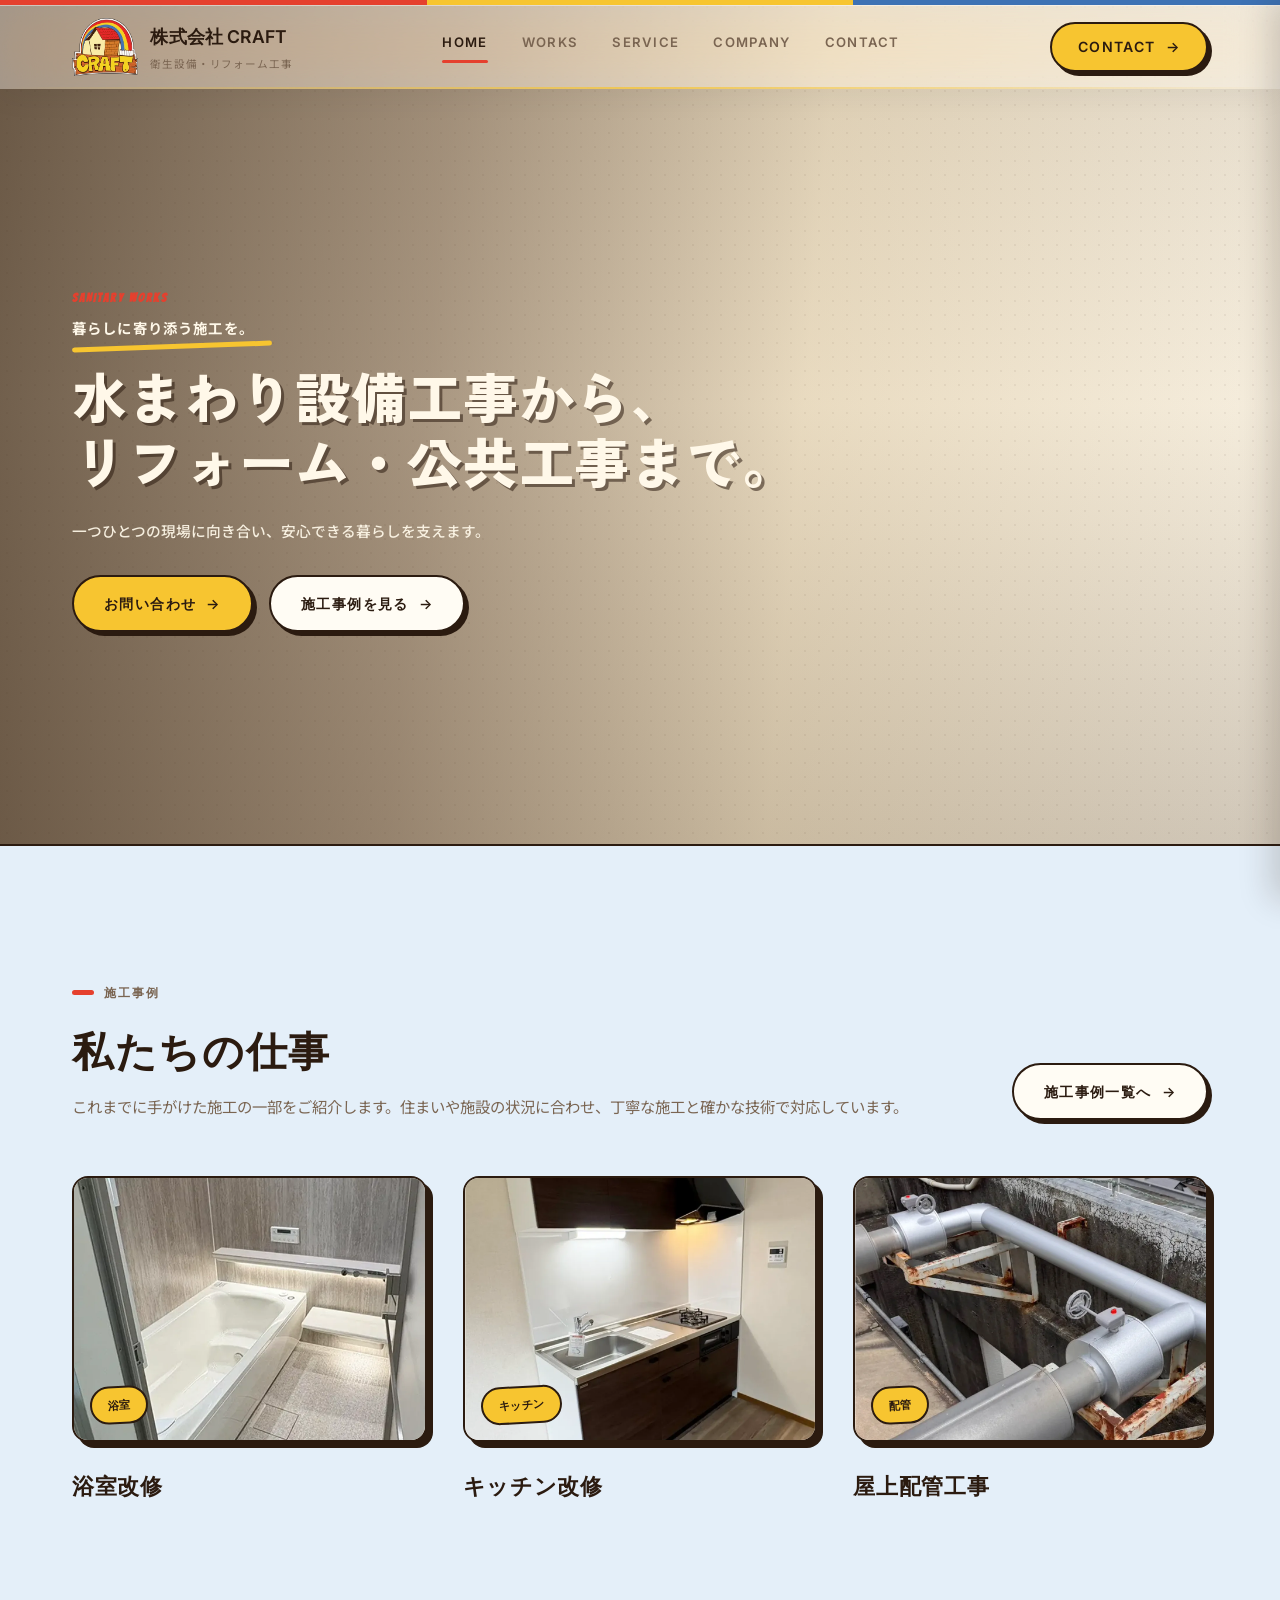
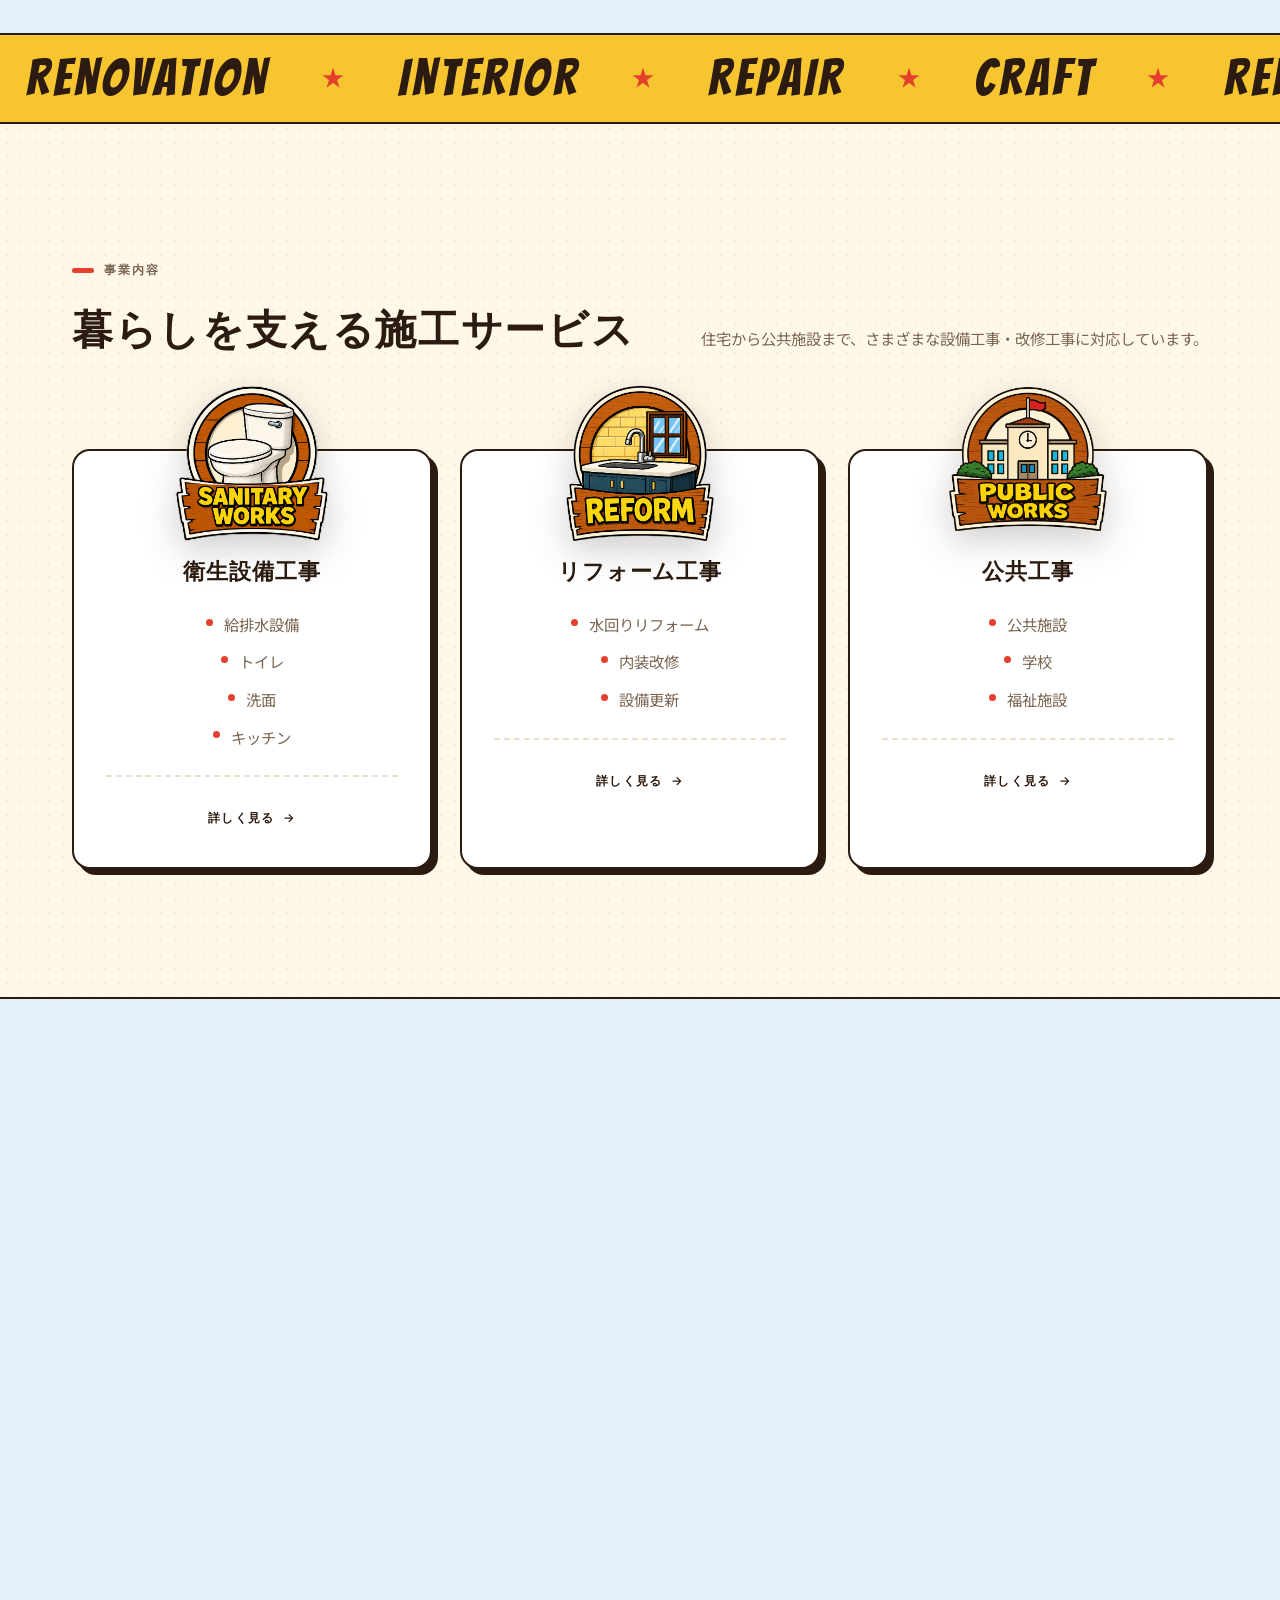
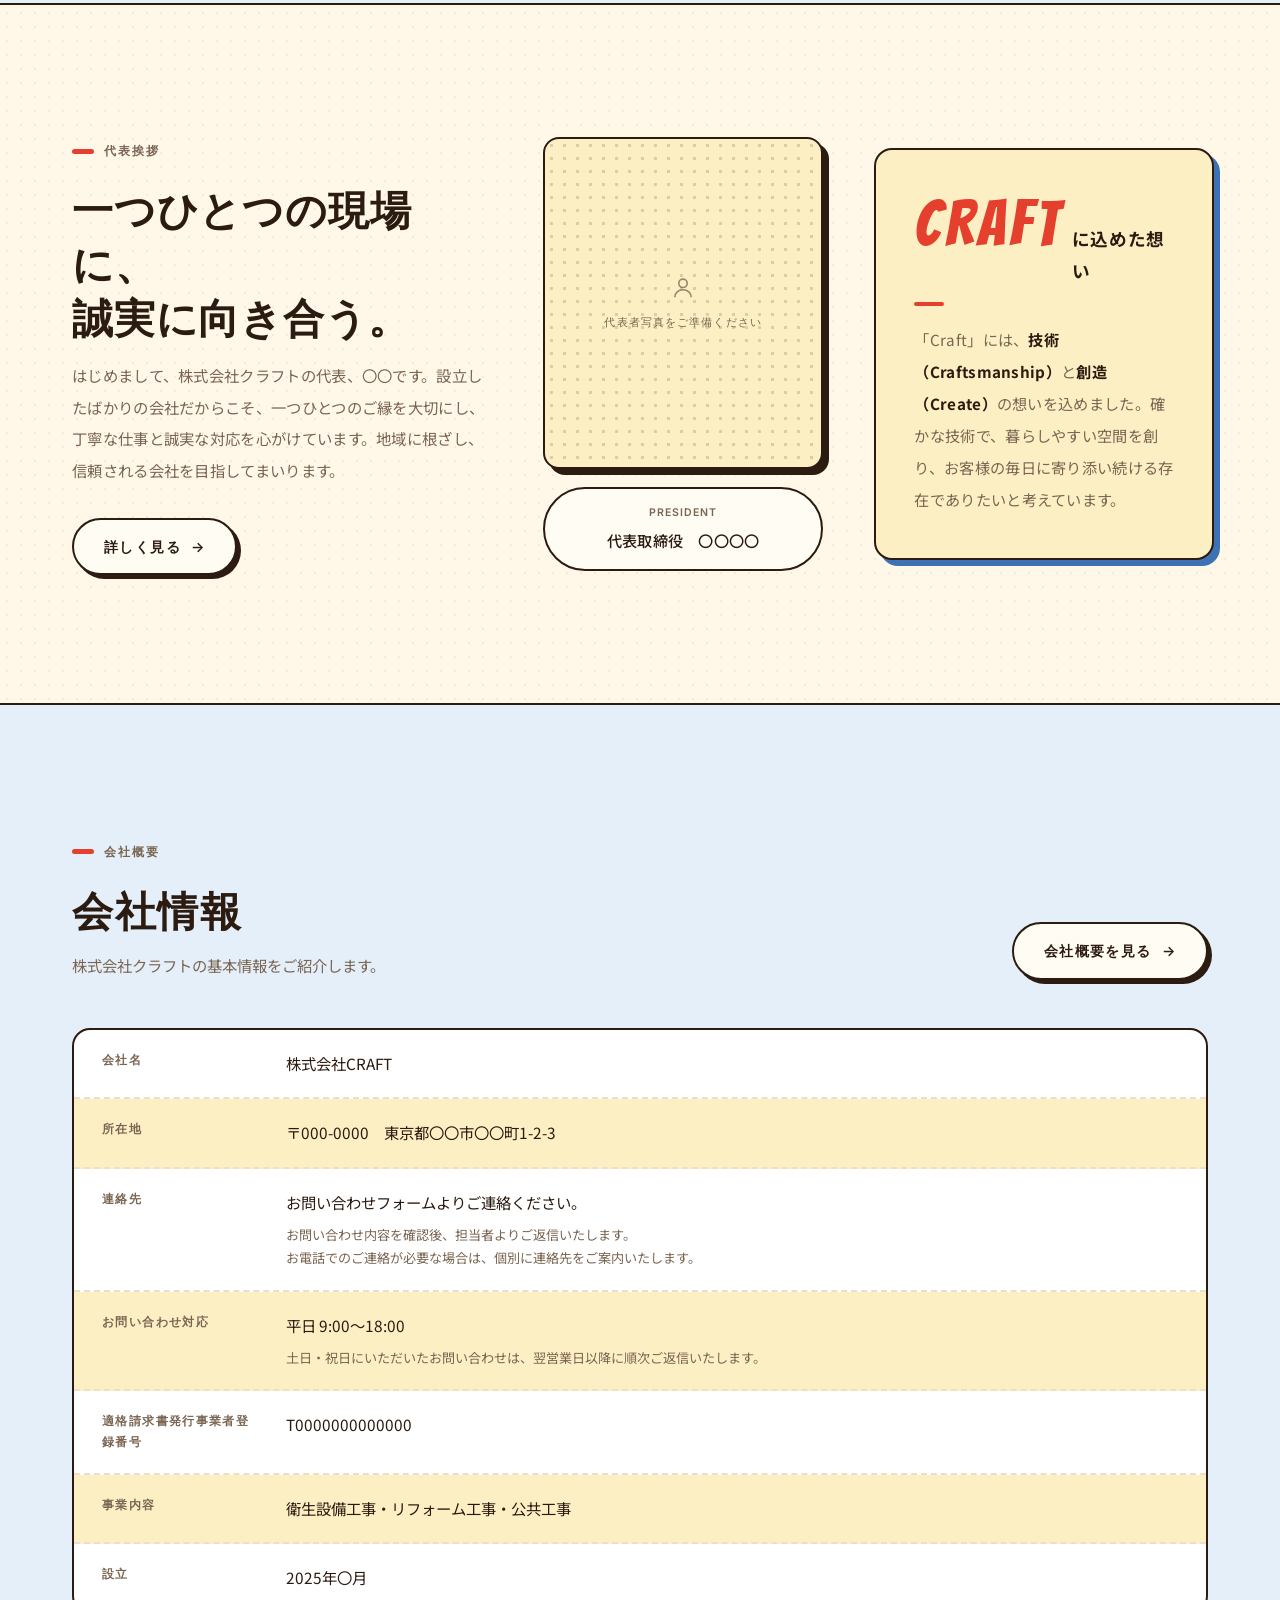
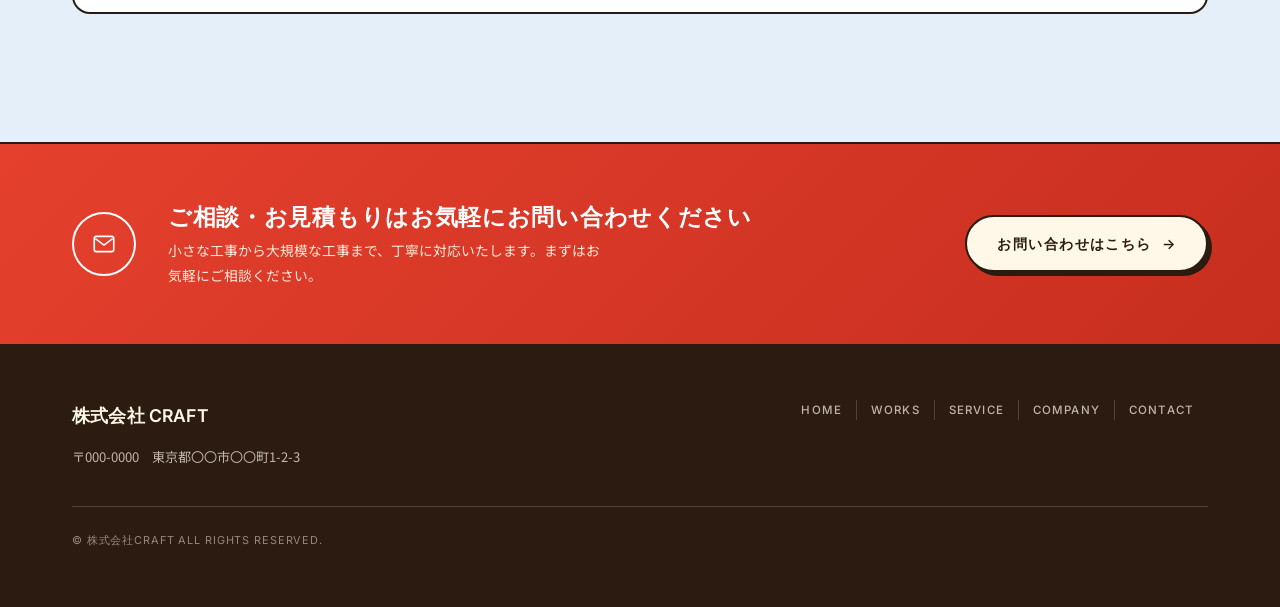
<file: index.html>
<!doctype html>
<html lang="ja">
  <head>
    <meta charset="UTF-8" />
    <meta name="viewport" content="width=device-width, initial-scale=1.0" />
    <title>株式会社CRAFT | 衛生設備工事・水まわりリフォーム・公共工事</title>
    <meta
      name="description"
      content="株式会社CRAFTは、衛生設備工事・水まわりリフォーム・公共工事に対応する施工会社です。一つひとつの現場に誠実に向き合い、確かな技術と丁寧な施工で、安心できる暮らしと快適な空間づくりを支えます。"
    />

    <link rel="canonical" href="https://example.com/" />

    <meta property="og:type" content="website" />
    <meta
      property="og:title"
      content="株式会社CRAFT | 衛生設備工事・水まわりリフォーム・公共工事"
    />
    <meta
      property="og:description"
      content="株式会社CRAFTは、衛生設備工事・水まわりリフォーム・公共工事に対応する施工会社です。一つひとつの現場に誠実に向き合い、確かな技術と丁寧な施工で、安心できる暮らしと快適な空間づくりを支えます。"
    />
    <meta property="og:url" content="https://example.com/" />
    <meta property="og:site_name" content="株式会社CRAFT" />
    <meta property="og:image" content="https://example.com/images/ogp.jpg" />
    <meta property="og:locale" content="ja_JP" />

    <meta name="twitter:card" content="summary_large_image" />
    <meta
      name="twitter:title"
      content="株式会社CRAFT | 衛生設備工事・水まわりリフォーム・公共工事"
    />
    <meta
      name="twitter:description"
      content="株式会社CRAFTは、衛生設備工事・水まわりリフォーム・公共工事に対応する施工会社です。"
    />
    <meta name="twitter:image" content="https://example.com/images/ogp.jpg" />

    <!-- Favicon -->
    <link rel="icon" href="images/favicon.ico" sizes="any" />
    <link rel="icon" type="image/png" href="images/favicon.png" />

    <!-- Apple Touch Icon -->
    <link
      rel="apple-touch-icon"
      sizes="180x180"
      href="images/apple-touch-icon.png"
    />

    <link
      href="https://fonts.googleapis.com/css2?family=Anton&family=Bangers&family=Inter:wght@300;400;500;600;700&family=Noto+Sans+JP:wght@300;400;500;700&family=Oswald:wght@400;500;600;700&family=Pacifico&family=Zen+Kaku+Gothic+New:wght@900&display=swap"
      rel="stylesheet"
    />
    <link rel="stylesheet" href="css/reset.min.css" />
    <link rel="stylesheet" href="css/style.css" />
  </head>
  <body>
    <div class="top-stripe"></div>

    <header class="site-header">
      <div class="wrap">
        <a href="index.html" class="logo">
          <img src="images/logo.webp" alt="株式会社CRAFT ロゴ" />
          <span>
            株式会社 CRAFT
            <small>衛生設備・リフォーム工事</small>
          </span>
        </a>
        <nav class="nav">
          <a href="index.html" class="is-active">HOME</a>
          <a href="works.html">WORKS</a>
          <a href="service.html">SERVICE</a>
          <a href="company.html">COMPANY</a>
          <a href="contact.html">CONTACT</a>
        </nav>
        <div class="header__right">
          <a href="contact.html" class="btn btn--primary"
            ><span>CONTACT</span><span class="arrow">→</span></a
          >
          <button
            class="hamburger"
            id="hamburgerBtn"
            aria-label="メニューを開く"
          >
            <span class="hamburger__label">MENU</span>
            <span class="hamburger__lines">
              <span></span>
              <span></span>
              <span></span>
            </span>
          </button>
        </div>
      </div>
    </header>

    <nav class="mobile-nav" id="mobileNav">
      <button class="close" id="closeBtn" aria-label="メニューを閉じる">
        <span></span><span></span>
      </button>
      <a href="index.html">HOME</a>
      <a href="works.html">WORKS</a>
      <a href="service.html">SERVICE</a>
      <a href="company.html">COMPANY</a>
      <a href="contact.html">CONTACT</a>
    </nav>

    <main>
      <!-- HERO -->
      <section class="hero" id="hero">
        <div class="hero__bg">
          <div class="hero__slide hero__slide--1"></div>

          <div class="hero__slide hero__slide--2"></div>

          <div class="hero__slide hero__slide--3"></div>
        </div>
        <div class="hero__overlay"></div>
        <div class="wrap hero__inner">
          <div class="hero__text reveal">
            <div class="hero__label">
              <span class="hero__label-en">SANITARY WORKS</span>
              <span class="hero__label-ja">暮らしに寄り添う施工を。</span>
            </div>

            <h1 class="hero__title">
              水まわり設備工事から、<br />リフォーム・公共工事まで。
            </h1>

            <p class="lead">
              一つひとつの現場に向き合い、安心できる暮らしを支えます。
            </p>
            <div class="hero__buttons">
              <a href="contact.html" class="btn btn--primary"
                ><span>お問い合わせ</span><span class="arrow">→</span></a
              >
              <a href="works.html" class="btn btn--outline"
                ><span>施工事例を見る</span><span class="arrow">→</span></a
              >
            </div>
          </div>
        </div>
      </section>

      <!-- WORKS -->
      <section class="block block--soft" id="works">
        <div class="wrap">
          <div class="works__body">
            <div class="works__head reveal">
              <div>
                <p class="eyebrow">施工事例</p>
                <h2 class="heading">私たちの仕事</h2>
                <p class="lead">
                  これまでに手がけた施工の一部をご紹介します。住まいや施設の状況に合わせ、丁寧な施工と確かな技術で対応しています。
                </p>
              </div>
              <a href="works.html" class="btn btn--outline"
                ><span>施工事例一覧へ</span><span class="arrow">→</span></a
              >
            </div>

            <div class="works__grid">
              <a href="works.html#bathroom-03" class="works__item reveal">
                <div class="frame">
                  <figure class="works__photo">
                    <img
                      src="images/top-works-bathroom.webp"
                      alt="浴室改修後の施工事例"
                      loading="lazy"
                    />
                    <span class="works__chip">浴室</span>
                  </figure>
                </div>
                <p class="works__title">浴室改修</p>
              </a>

              <a href="works.html#kitchen-03" class="works__item reveal">
                <div class="frame">
                  <figure class="works__photo">
                    <img
                      src="images/top-works-kitchen.webp"
                      alt="キッチン改修後の施工事例"
                      loading="lazy"
                    />
                    <span class="works__chip">キッチン</span>
                  </figure>
                </div>
                <p class="works__title">キッチン改修</p>
              </a>

              <a href="works.html#rooftop-piping" class="works__item reveal">
                <div class="frame">
                  <figure class="works__photo">
                    <img
                      src="images/top-works-piping.webp"
                      alt="屋上配管工事の施工事例"
                      loading="lazy"
                    />
                    <span class="works__chip">配管</span>
                  </figure>
                </div>
                <p class="works__title">屋上配管工事</p>
              </a>
            </div>
          </div>
        </div>
      </section>

      <!-- MARQUEE -->
      <div class="marquee" aria-hidden="true">
        <div class="marquee__track">
          <div class="marquee__content">
            <span>RENOVATION</span>
            <span class="marquee__dot">★</span>
            <span>INTERIOR</span>
            <span class="marquee__dot">★</span>
            <span>REPAIR</span>
            <span class="marquee__dot">★</span>
            <span>CRAFT</span>
            <span class="marquee__dot">★</span>
          </div>

          <div class="marquee__content">
            <span>RENOVATION</span>
            <span class="marquee__dot">★</span>
            <span>INTERIOR</span>
            <span class="marquee__dot">★</span>
            <span>REPAIR</span>
            <span class="marquee__dot">★</span>
            <span>CRAFT</span>
            <span class="marquee__dot">★</span>
          </div>
        </div>
      </div>

      <!-- SERVICE -->
      <section class="block" id="service">
        <div class="wrap">
          <div class="service__body">
            <div class="service__head reveal">
              <div>
                <p class="eyebrow">事業内容</p>
                <h2 class="heading">暮らしを支える施工サービス</h2>
              </div>
              <p class="lead">
                住宅から公共施設まで、さまざまな設備工事・改修工事に対応しています。
              </p>
            </div>

            <div class="service__grid">
              <div class="service__card reveal">
                <div class="service__top">
                  <span class="service__icon">
                    <img src="images/sanitary-works.svg" alt="" />
                  </span>
                  <h3 class="service__title">衛生設備工事</h3>
                </div>
                <ul class="service__list">
                  <li>給排水設備</li>
                  <li>トイレ</li>
                  <li>洗面</li>
                  <li>キッチン</li>
                </ul>
                <a
                  href="service.html#sanitary"
                  class="service__link"
                  aria-label="衛生設備工事の詳細を見る"
                >
                  <span>詳しく見る</span>
                  <span class="arrow">→</span>
                </a>
              </div>

              <div class="service__card reveal">
                <div class="service__top">
                  <span class="service__icon">
                    <img src="images/reform.svg" alt="" />
                  </span>
                  <h3 class="service__title">リフォーム工事</h3>
                </div>
                <ul class="service__list">
                  <li>水回りリフォーム</li>
                  <li>内装改修</li>
                  <li>設備更新</li>
                </ul>
                <a
                  href="service.html#reform"
                  class="service__link"
                  aria-label="水まわりリフォームの詳細を見る"
                  ><span>詳しく見る</span><span class="arrow">→</span></a
                >
              </div>

              <div class="service__card reveal">
                <div class="service__top">
                  <span class="service__icon">
                    <img src="images/public-works.svg" alt="" />
                  </span>
                  <h3 class="service__title">公共工事</h3>
                </div>
                <ul class="service__list">
                  <li>公共施設</li>
                  <li>学校</li>
                  <li>福祉施設</li>
                </ul>
                <a
                  href="service.html#public"
                  class="service__link"
                  aria-label="公共工事の詳細を見る"
                  ><span>詳しく見る</span><span class="arrow">→</span></a
                >
              </div>
            </div>
          </div>
        </div>
      </section>

      <!-- STRENGTH -->
      <section class="block block--soft" id="strength">
        <div class="wrap">
          <div class="strength__body">
            <div class="strength__head reveal">
              <div>
                <p class="eyebrow">クラフトが大切にしていること</p>
                <h2 class="heading">3つの強み</h2>
              </div>
              <p class="lead">
                誠実な対応、丁寧な施工、確かな技術。この3つを大切に、信頼される仕事を続けています。
              </p>
            </div>

            <div class="strength__grid">
              <div class="strength__item reveal">
                <p class="strength__num">01</p>
                <h3 class="strength__title">誠実な対応</h3>
                <p class="strength__desc">
                  お客様とのコミュニケーションを大切にし、ご要望に寄り添った最適なご提案を心がけています。
                </p>
              </div>
              <div class="strength__item reveal">
                <p class="strength__num">02</p>
                <h3 class="strength__title">丁寧な施工</h3>
                <p class="strength__desc">
                  一つひとつの現場を丁寧に施工し、細部までこだわった高品質な仕上がりを実現します。
                </p>
              </div>
              <div class="strength__item reveal">
                <p class="strength__num">03</p>
                <h3 class="strength__title">確かな技術</h3>
                <p class="strength__desc">
                  豊富な経験と専門知識を活かし、安全で安心できる設備工事をご提供します。
                </p>
              </div>
            </div>
          </div>
        </div>
      </section>

      <!-- ABOUT -->
      <section class="block" id="about">
        <div class="wrap">
          <div class="about__body">
            <div class="about__text reveal">
              <p class="eyebrow">代表挨拶</p>
              <h2 class="heading">
                一つひとつの現場に、<br />誠実に向き合う。
              </h2>
              <p class="lead">
                はじめまして、株式会社クラフトの代表、〇〇です。設立したばかりの会社だからこそ、一つひとつのご縁を大切にし、丁寧な仕事と誠実な対応を心がけています。地域に根ざし、信頼される会社を目指してまいります。
              </p>
              <a
                href="company.html#president"
                class="btn btn--outline"
                aria-label="代表挨拶の詳細を見る"
              >
                <span>詳しく見る</span>
                <span class="arrow">→</span>
              </a>
            </div>
            <div class="about__media reveal">
              <div class="frame">
                <div class="ph">
                  <div class="ph__tag">
                    <svg
                      viewBox="0 0 24 24"
                      fill="none"
                      stroke="currentColor"
                      stroke-width="1.4"
                    >
                      <circle cx="12" cy="8" r="3.6" />
                      <path d="M5 20c0-4 3-6.5 7-6.5s7 2.5 7 6.5" />
                    </svg>
                    <span>代表者写真をご準備ください</span>
                  </div>
                </div>
              </div>
              <div class="about__caption">
                <span class="role">PRESIDENT</span>
                <span class="name">代表取締役　〇〇〇〇</span>
              </div>
            </div>
            <div class="about__belief reveal">
              <h3 class="about__belief-title">
                <span class="about__belief-brand">CRAFT</span>
                <span>に込めた想い</span>
              </h3>
              <div class="about__belief-rule"></div>
              <p>
                「Craft」には、<strong>技術（Craftsmanship）</strong>と<strong>創造（Create）</strong>の想いを込めました。確かな技術で、暮らしやすい空間を創り、お客様の毎日に寄り添い続ける存在でありたいと考えています。
              </p>
            </div>
          </div>
        </div>
      </section>

      <!-- COMPANY -->
      <section class="block block--soft" id="company">
        <div class="wrap">
          <div class="company__body">
            <div class="company__head reveal">
              <div>
                <p class="eyebrow">会社概要</p>
                <h2 class="heading">会社情報</h2>
                <p class="lead">株式会社クラフトの基本情報をご紹介します。</p>
              </div>
              <a href="company.html" class="btn btn--outline"
                ><span>会社概要を見る</span><span class="arrow">→</span></a
              >
            </div>

            <dl class="company__table reveal">
              <div class="company__row">
                <dt>会社名</dt>
                <dd>株式会社CRAFT</dd>
              </div>
              <div class="company__row">
                <dt>所在地</dt>
                <dd>〒000-0000　東京都〇〇市〇〇町1-2-3</dd>
              </div>
              <div class="company__row">
                <dt>連絡先</dt>
                <dd>
                  お問い合わせフォームよりご連絡ください。
                  <small>
                    お問い合わせ内容を確認後、担当者よりご返信いたします。<br />
                    お電話でのご連絡が必要な場合は、個別に連絡先をご案内いたします。
                  </small>
                </dd>
              </div>
              <div class="company__row">
                <dt>お問い合わせ対応</dt>
                <dd>
                  平日 9:00～18:00
                  <small>
                    土日・祝日にいただいたお問い合わせは、翌営業日以降に順次ご返信いたします。
                  </small>
                </dd>
              </div>
              <div class="company__row">
                <dt>適格請求書発行事業者登録番号</dt>
                <dd>T0000000000000</dd>
              </div>
              <div class="company__row">
                <dt>事業内容</dt>
                <dd>衛生設備工事・リフォーム工事・公共工事</dd>
              </div>
              <div class="company__row">
                <dt>設立</dt>
                <dd>2025年〇月</dd>
              </div>
            </dl>
          </div>
        </div>
      </section>

      <!-- CONTACT -->
      <section class="block block--dark block--contact" id="contact">
        <div class="wrap">
          <div class="contact__body reveal">
            <span class="contact__icon">
              <svg
                viewBox="0 0 24 24"
                fill="none"
                stroke="currentColor"
                stroke-width="1.5"
              >
                <rect x="3" y="5" width="18" height="14" rx="2" />
                <path d="m4 7 8 6 8-6" />
              </svg>
            </span>
            <div class="contact__text">
              <h2 class="heading">
                ご相談・お見積もりはお気軽にお問い合わせください
              </h2>
              <p class="lead">
                小さな工事から大規模な工事まで、丁寧に対応いたします。まずはお気軽にご相談ください。
              </p>
            </div>
            <a href="contact.html" class="btn btn--light"
              ><span>お問い合わせはこちら</span><span class="arrow">→</span></a
            >
          </div>
        </div>
      </section>
    </main>

    <footer class="site-footer">
      <div class="wrap">
        <div class="footer__top">
          <div class="footer__brand">
            <span class="logo">株式会社 CRAFT</span>
            <p>〒000-0000　東京都〇〇市〇〇町1-2-3</p>
          </div>
          <nav class="footer__nav">
            <a href="index.html">HOME</a>
            <a href="works.html">WORKS</a>
            <a href="service.html">SERVICE</a>
            <a href="company.html">COMPANY</a>
            <a href="contact.html">CONTACT</a>
          </nav>
        </div>
        <p class="footer__bottom">© 株式会社CRAFT All Rights Reserved.</p>
      </div>
    </footer>

    <script src="js/main.js"></script>
  </body>
</html>
</file>
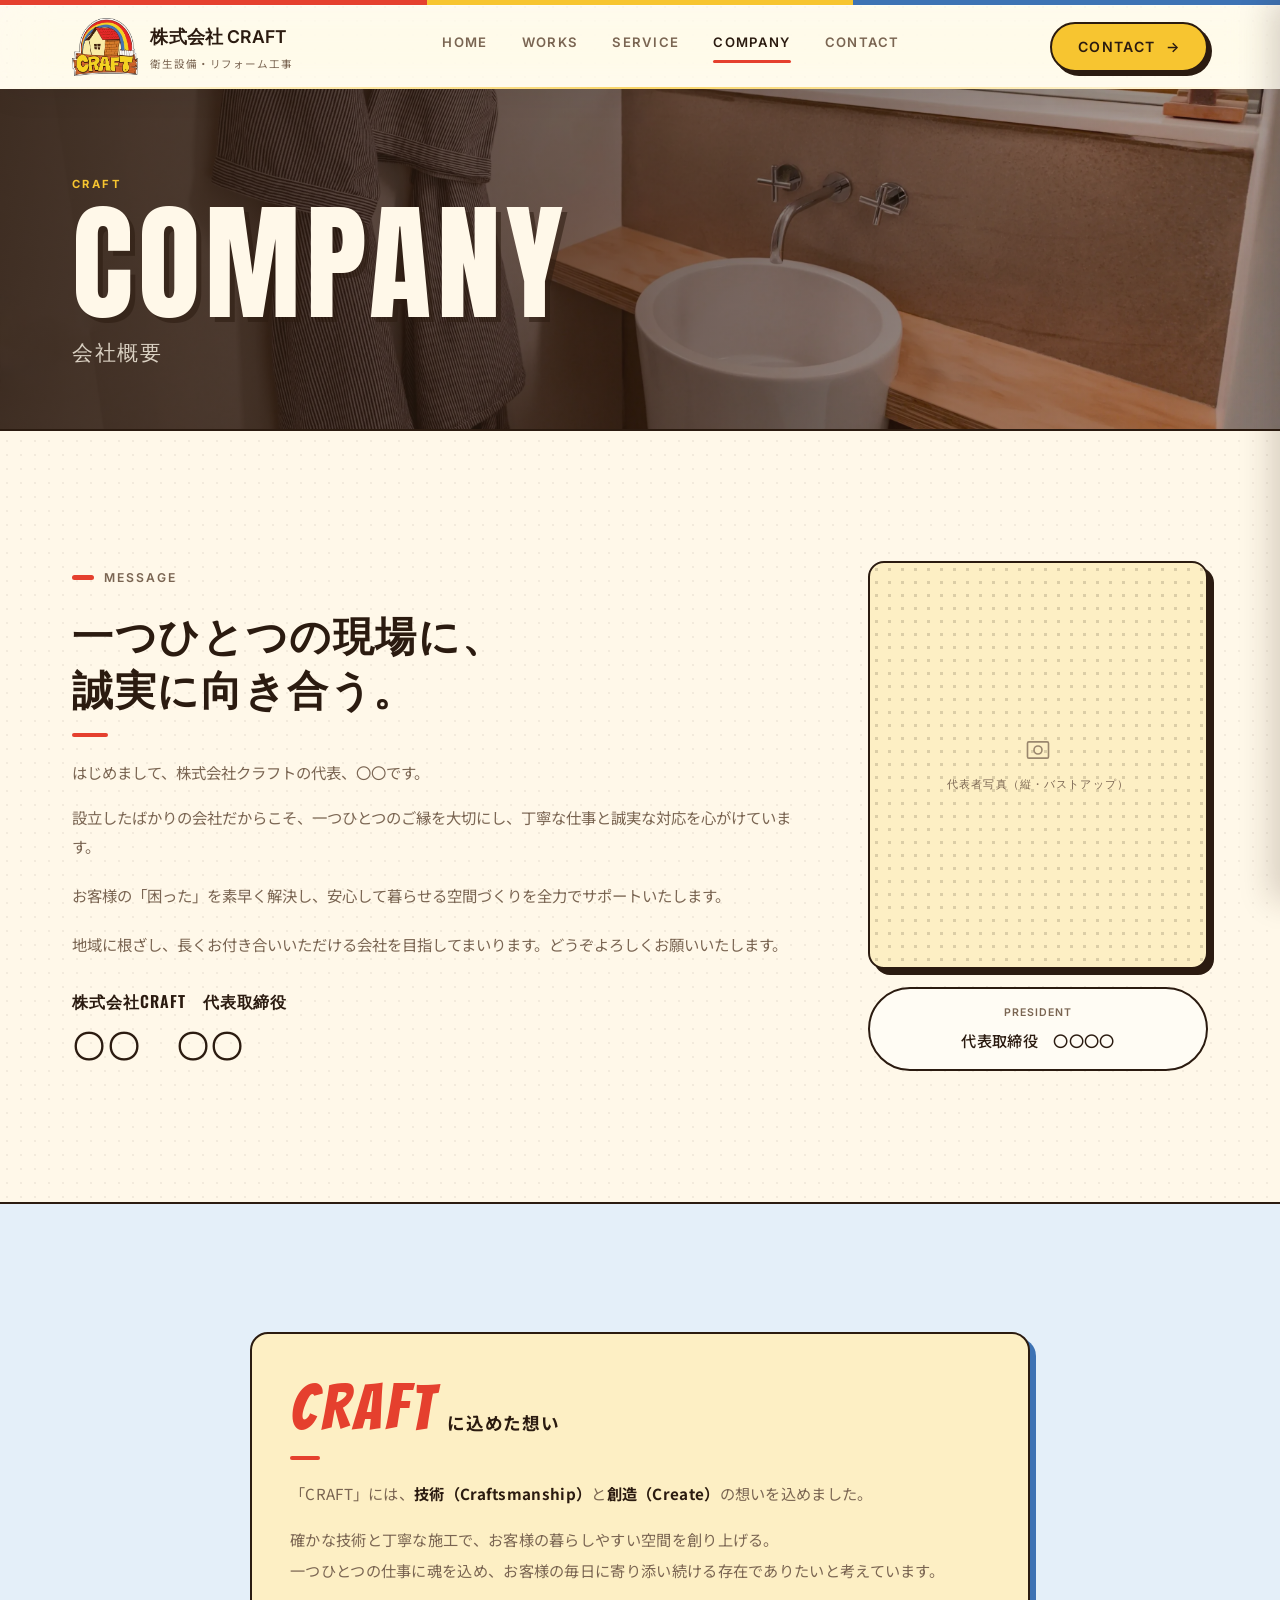
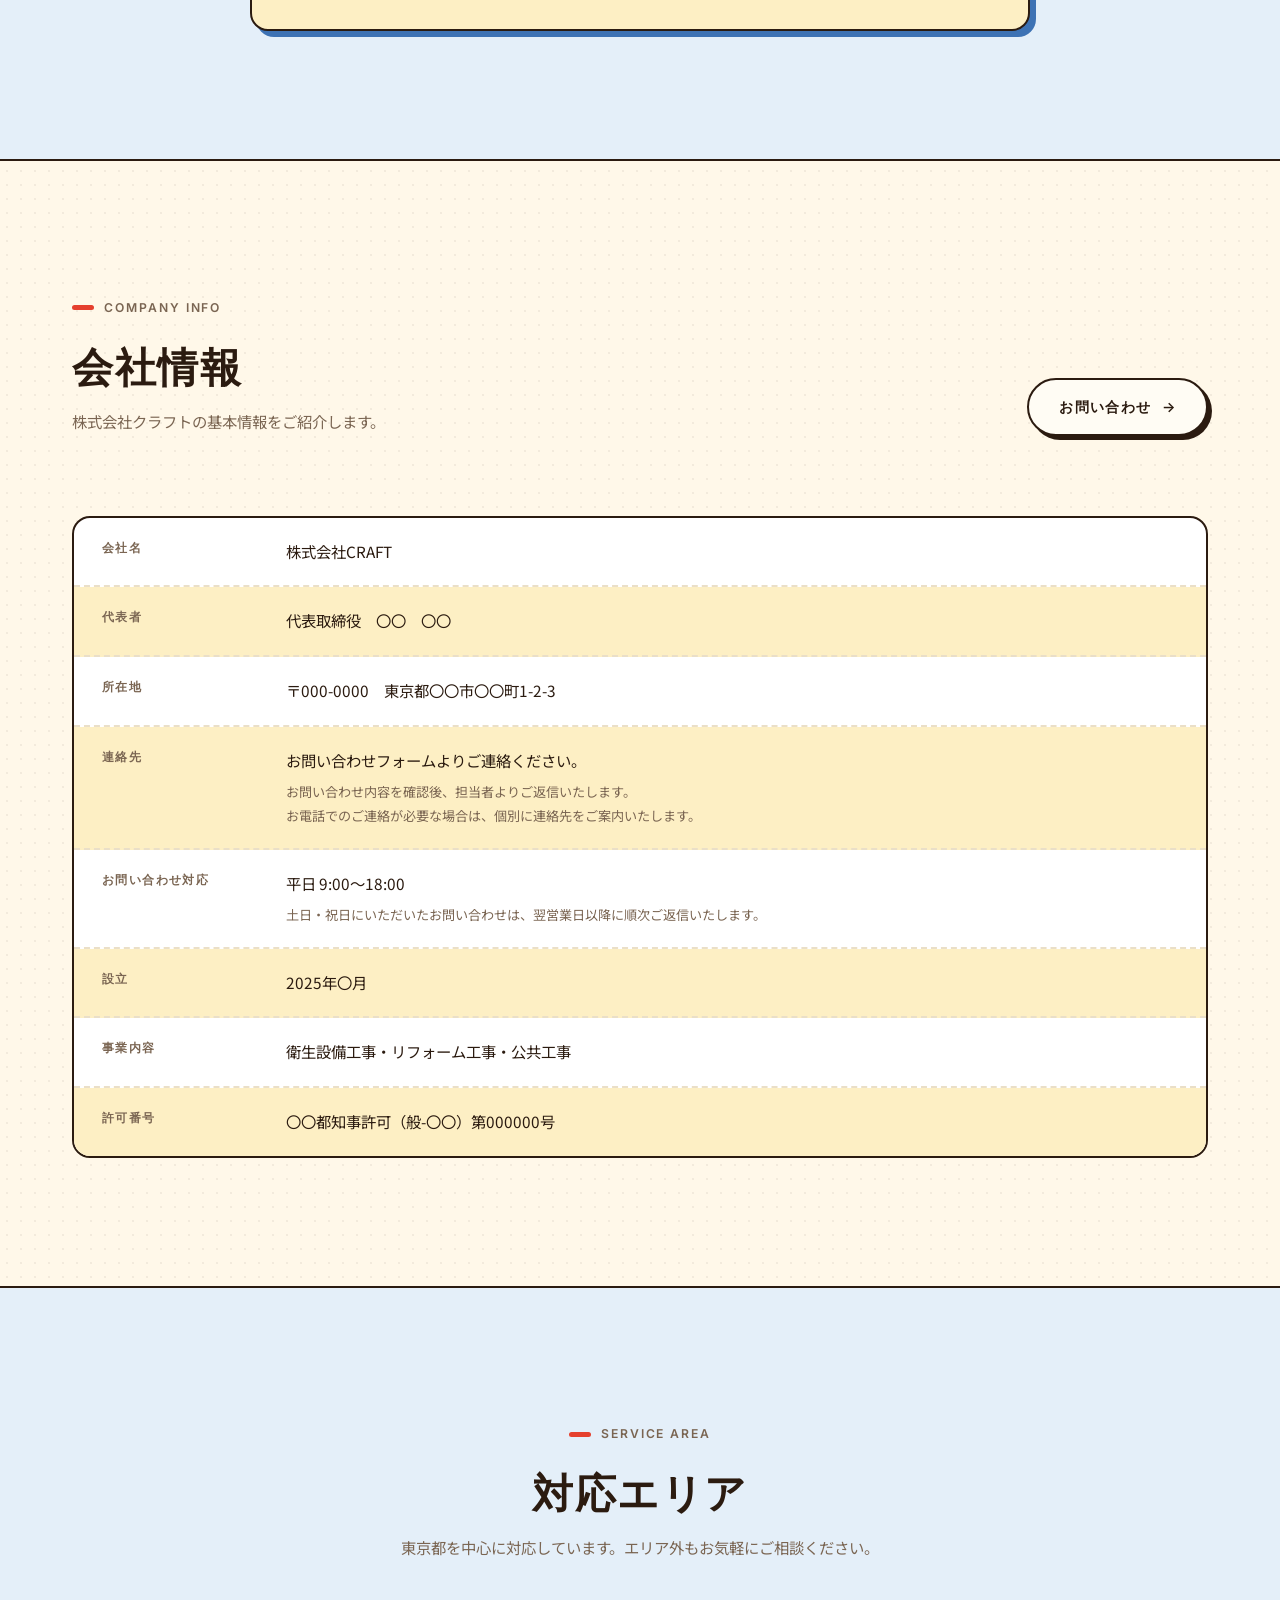
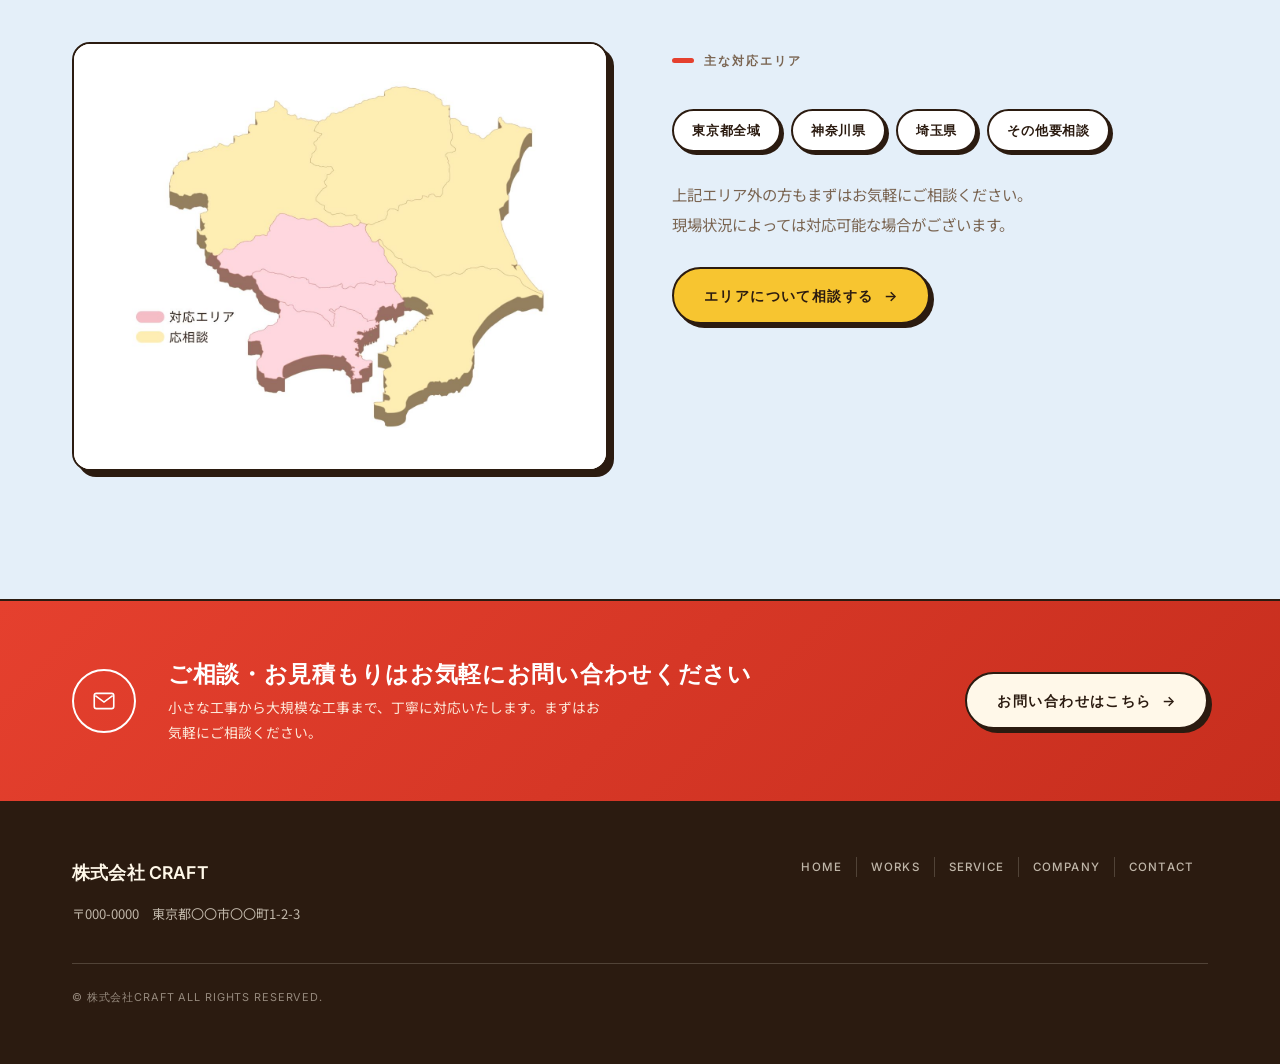
<file: company.html>
<!doctype html>
<html lang="ja">
  <head>
    <meta charset="UTF-8" />
    <meta name="viewport" content="width=device-width, initial-scale=1.0" />
    <title>会社概要 | 株式会社CRAFT</title>
    <meta
      name="description"
      content="株式会社CRAFTの会社概要をご紹介します。代表挨拶、CRAFTに込めた想い、会社情報、事業内容、対応エリアなどをご案内しています。"
    />

    <link rel="canonical" href="https://example.com/company.html" />

    <meta property="og:type" content="website" />
    <meta property="og:title" content="会社概要 | 株式会社CRAFT" />
    <meta
      property="og:description"
      content="株式会社CRAFTの会社概要をご紹介します。代表挨拶、CRAFTに込めた想い、会社情報、事業内容、対応エリアなどをご案内しています。"
    />
    <meta property="og:url" content="https://example.com/company.html" />
    <meta property="og:site_name" content="株式会社CRAFT" />
    <meta property="og:image" content="https://example.com/images/ogp.jpg" />
    <meta property="og:locale" content="ja_JP" />

    <meta name="twitter:card" content="summary_large_image" />
    <meta name="twitter:title" content="会社概要 | 株式会社CRAFT" />
    <meta
      name="twitter:description"
      content="株式会社CRAFTの代表挨拶、会社情報、事業内容、対応エリアなどをご紹介します。"
    />
    <meta name="twitter:image" content="https://example.com/images/ogp.jpg" />

    <!-- Favicon -->
    <link rel="icon" href="images/favicon.ico" sizes="any" />
    <link rel="icon" type="image/png" href="images/favicon.png" />

    <!-- Apple Touch Icon -->
    <link
      rel="apple-touch-icon"
      sizes="180x180"
      href="images/apple-touch-icon.png"
    />

    <link
      href="https://fonts.googleapis.com/css2?family=Anton&family=Bangers&family=Inter:wght@300;400;500;600;700&family=Noto+Sans+JP:wght@300;400;500;700&family=Oswald:wght@400;500;600;700&family=Pacifico&family=Zen+Kaku+Gothic+New:wght@900&display=swap"
      rel="stylesheet"
    />
    <link rel="stylesheet" href="css/reset.min.css" />
    <link rel="stylesheet" href="css/style.css" />
    <link rel="stylesheet" href="css/pages.css" />
  </head>
  <body>
    <div class="top-stripe"></div>
    <header class="site-header">
      <div class="wrap">
        <a href="index.html" class="logo">
          <img src="images/logo.webp" alt="株式会社CRAFT ロゴ" />
          <span>株式会社 CRAFT<small>衛生設備・リフォーム工事</small></span>
        </a>
        <nav class="nav">
          <a href="index.html">HOME</a>
          <a href="works.html">WORKS</a>
          <a href="service.html">SERVICE</a>
          <a href="company.html" class="is-active">COMPANY</a>
          <a href="contact.html">CONTACT</a>
        </nav>
        <div class="header__right">
          <a href="contact.html" class="btn btn--primary"
            ><span>CONTACT</span><span class="arrow">→</span></a
          >
          <button
            class="hamburger"
            id="hamburgerBtn"
            aria-label="メニューを開く"
          >
            <span class="hamburger__label">MENU</span>
            <span class="hamburger__lines">
              <span></span>
              <span></span>
              <span></span>
            </span>
          </button>
        </div>
      </div>
    </header>
    <nav class="mobile-nav" id="mobileNav">
      <button class="close" id="closeBtn" aria-label="メニューを閉じる">
        <span></span><span></span>
      </button>
      <a href="index.html">HOME</a>
      <a href="works.html">WORKS</a>
      <a href="service.html">SERVICE</a>
      <a href="company.html">COMPANY</a>
      <a href="contact.html">CONTACT</a>
    </nav>
    <main>
      <section class="page-hero page-hero--company">
        <div class="page-hero__bg"></div>
        <div class="page-hero__overlay"></div>
        <div class="wrap page-hero__inner">
          <p class="page-hero__eyebrow">Craft</p>
          <h1 class="page-hero__title">
            COMPANY
            <span class="visually-hidden">会社概要</span>
          </h1>
          <p class="page-hero__subtitle">会社概要</p>
        </div>
      </section>

      <!-- 代表挨拶 -->
      <section class="block" id="president">
        <div class="wrap">
          <div class="president__body reveal">
            <div class="president__text">
              <p class="eyebrow">Message</p>
              <h2 class="heading">
                一つひとつの現場に、<br />誠実に向き合う。
              </h2>
              <div class="service-detail__rule"></div>
              <p class="lead">
                はじめまして、株式会社クラフトの代表、〇〇です。
              </p>
              <div class="president__desc">
                <p>
                  設立したばかりの会社だからこそ、一つひとつのご縁を大切にし、丁寧な仕事と誠実な対応を心がけています。
                </p>

                <p>
                  お客様の「困った」を素早く解決し、安心して暮らせる空間づくりを全力でサポートいたします。
                </p>

                <p>
                  地域に根ざし、長くお付き合いいただける会社を目指してまいります。どうぞよろしくお願いいたします。
                </p>
              </div>
              <p class="president__signature">
                株式会社CRAFT　代表取締役<br />
                <span class="president__name">〇〇　〇〇</span>
              </p>
            </div>
            <div class="president__profile">
              <div class="frame president__media">
                <div class="ph president__photo">
                  <div class="ph__tag">
                    <svg
                      viewBox="0 0 24 24"
                      fill="none"
                      stroke="currentColor"
                      stroke-width="1.4"
                    >
                      <rect x="3" y="5" width="18" height="14" rx="1.2" />
                      <circle cx="12" cy="12" r="3.4" />
                    </svg>
                    <span>代表者写真（縦・バストアップ）</span>
                  </div>
                </div>
              </div>
              <div class="about__caption">
                <span class="role">PRESIDENT</span>
                <span class="name">代表取締役　〇〇〇〇</span>
              </div>
            </div>
          </div>
        </div>
      </section>

      <!-- Craftに込めた想い -->
      <section class="block block--soft" id="belief">
        <div class="wrap">
          <div class="belief__inner reveal">
            <div class="about__belief">
              <h2 class="about__belief-title">
                <span class="about__belief-brand">CRAFT</span>
                <span>に込めた想い</span>
              </h2>
              <div class="about__belief-rule"></div>
              <p>
                「CRAFT」には、<strong>技術（Craftsmanship）</strong>と<strong>創造（Create）</strong>の想いを込めました。
              </p>
              <p class="about__belief-desc">
                確かな技術と丁寧な施工で、お客様の暮らしやすい空間を創り上げる。<br />
                一つひとつの仕事に魂を込め、お客様の毎日に寄り添い続ける存在でありたいと考えています。
              </p>
            </div>
          </div>
        </div>
      </section>

      <!-- 会社概要 -->
      <section class="block" id="overview">
        <div class="wrap">
          <div class="sec-head sec-head--split reveal">
            <div>
              <p class="eyebrow">Company Info</p>
              <h2 class="heading">会社情報</h2>
              <p class="lead">株式会社クラフトの基本情報をご紹介します。</p>
            </div>
            <a href="contact.html" class="btn btn--outline"
              ><span>お問い合わせ</span><span class="arrow">→</span></a
            >
          </div>
          <dl class="company__table reveal">
            <div class="company__row">
              <dt>会社名</dt>
              <dd>株式会社CRAFT</dd>
            </div>
            <div class="company__row">
              <dt>代表者</dt>
              <dd>代表取締役　〇〇　〇〇</dd>
            </div>
            <div class="company__row">
              <dt>所在地</dt>
              <dd>〒000-0000　東京都〇〇市〇〇町1-2-3</dd>
            </div>
            <div class="company__row">
              <dt>連絡先</dt>
              <dd>
                お問い合わせフォームよりご連絡ください。
                <small>
                  お問い合わせ内容を確認後、担当者よりご返信いたします。<br />
                  お電話でのご連絡が必要な場合は、個別に連絡先をご案内いたします。
                </small>
              </dd>
            </div>
            <div class="company__row">
              <dt>お問い合わせ対応</dt>
              <dd>
                平日 9:00～18:00
                <small>
                  土日・祝日にいただいたお問い合わせは、翌営業日以降に順次ご返信いたします。
                </small>
              </dd>
            </div>
            <div class="company__row">
              <dt>設立</dt>
              <dd>2025年〇月</dd>
            </div>
            <div class="company__row">
              <dt>事業内容</dt>
              <dd>衛生設備工事・リフォーム工事・公共工事</dd>
            </div>
            <div class="company__row">
              <dt>許可番号</dt>
              <dd>〇〇都知事許可（般-〇〇）第000000号</dd>
            </div>
          </dl>
        </div>
      </section>

      <!-- 対応エリア -->
      <section class="block block--soft" id="area">
        <div class="wrap">
          <div class="sec-head sec-head--center reveal">
            <p class="eyebrow">Service Area</p>
            <h2 class="heading">対応エリア</h2>
            <p class="lead area__lead">
              東京都を中心に対応しています。エリア外もお気軽にご相談ください。
            </p>
          </div>
          <div class="area__body reveal">
            <div class="area__map-wrap">
              <img
                src="images/area-map.jpg"
                alt="東京都を中心とした対応エリアマップ"
                loading="lazy"
              />
            </div>

            <div>
              <p class="eyebrow area__eyebrow">主な対応エリア</p>
              <div class="area__tags">
                <span class="area__tag">東京都全域</span>
                <span class="area__tag">神奈川県</span>
                <span class="area__tag">埼玉県</span>
                <span class="area__tag">その他要相談</span>
              </div>
              <p class="area__desc">
                上記エリア外の方もまずはお気軽にご相談ください。<br />
                現場状況によっては対応可能な場合がございます。
              </p>
              <a href="contact.html" class="btn btn--primary area__btn">
                <span>エリアについて相談する</span><span class="arrow">→</span>
              </a>
            </div>
          </div>
        </div>
      </section>
      <section class="block block--dark block--contact">
        <div class="wrap">
          <div class="contact__body reveal">
            <span class="contact__icon">
              <svg
                viewBox="0 0 24 24"
                fill="none"
                stroke="currentColor"
                stroke-width="1.5"
              >
                <rect x="3" y="5" width="18" height="14" rx="2" />
                <path d="m4 7 8 6 8-6" />
              </svg>
            </span>
            <div class="contact__text">
              <h2 class="heading">
                ご相談・お見積もりはお気軽にお問い合わせください
              </h2>
              <p class="lead">
                小さな工事から大規模な工事まで、丁寧に対応いたします。まずはお気軽にご相談ください。
              </p>
            </div>
            <a href="contact.html" class="btn btn--light"
              ><span>お問い合わせはこちら</span><span class="arrow">→</span></a
            >
          </div>
        </div>
      </section>
    </main>

    <footer class="site-footer">
      <div class="wrap">
        <div class="footer__top">
          <div class="footer__brand">
            <span class="logo">株式会社 CRAFT</span>
            <p>〒000-0000　東京都〇〇市〇〇町1-2-3</p>
          </div>
          <nav class="footer__nav">
            <a href="index.html">HOME</a>
            <a href="works.html">WORKS</a>
            <a href="service.html">SERVICE</a>
            <a href="company.html">COMPANY</a>
            <a href="contact.html">CONTACT</a>
          </nav>
        </div>
        <p class="footer__bottom">© 株式会社CRAFT All Rights Reserved.</p>
      </div>
    </footer>
    <script src="js/main.js"></script>
  </body>
</html>
</file>
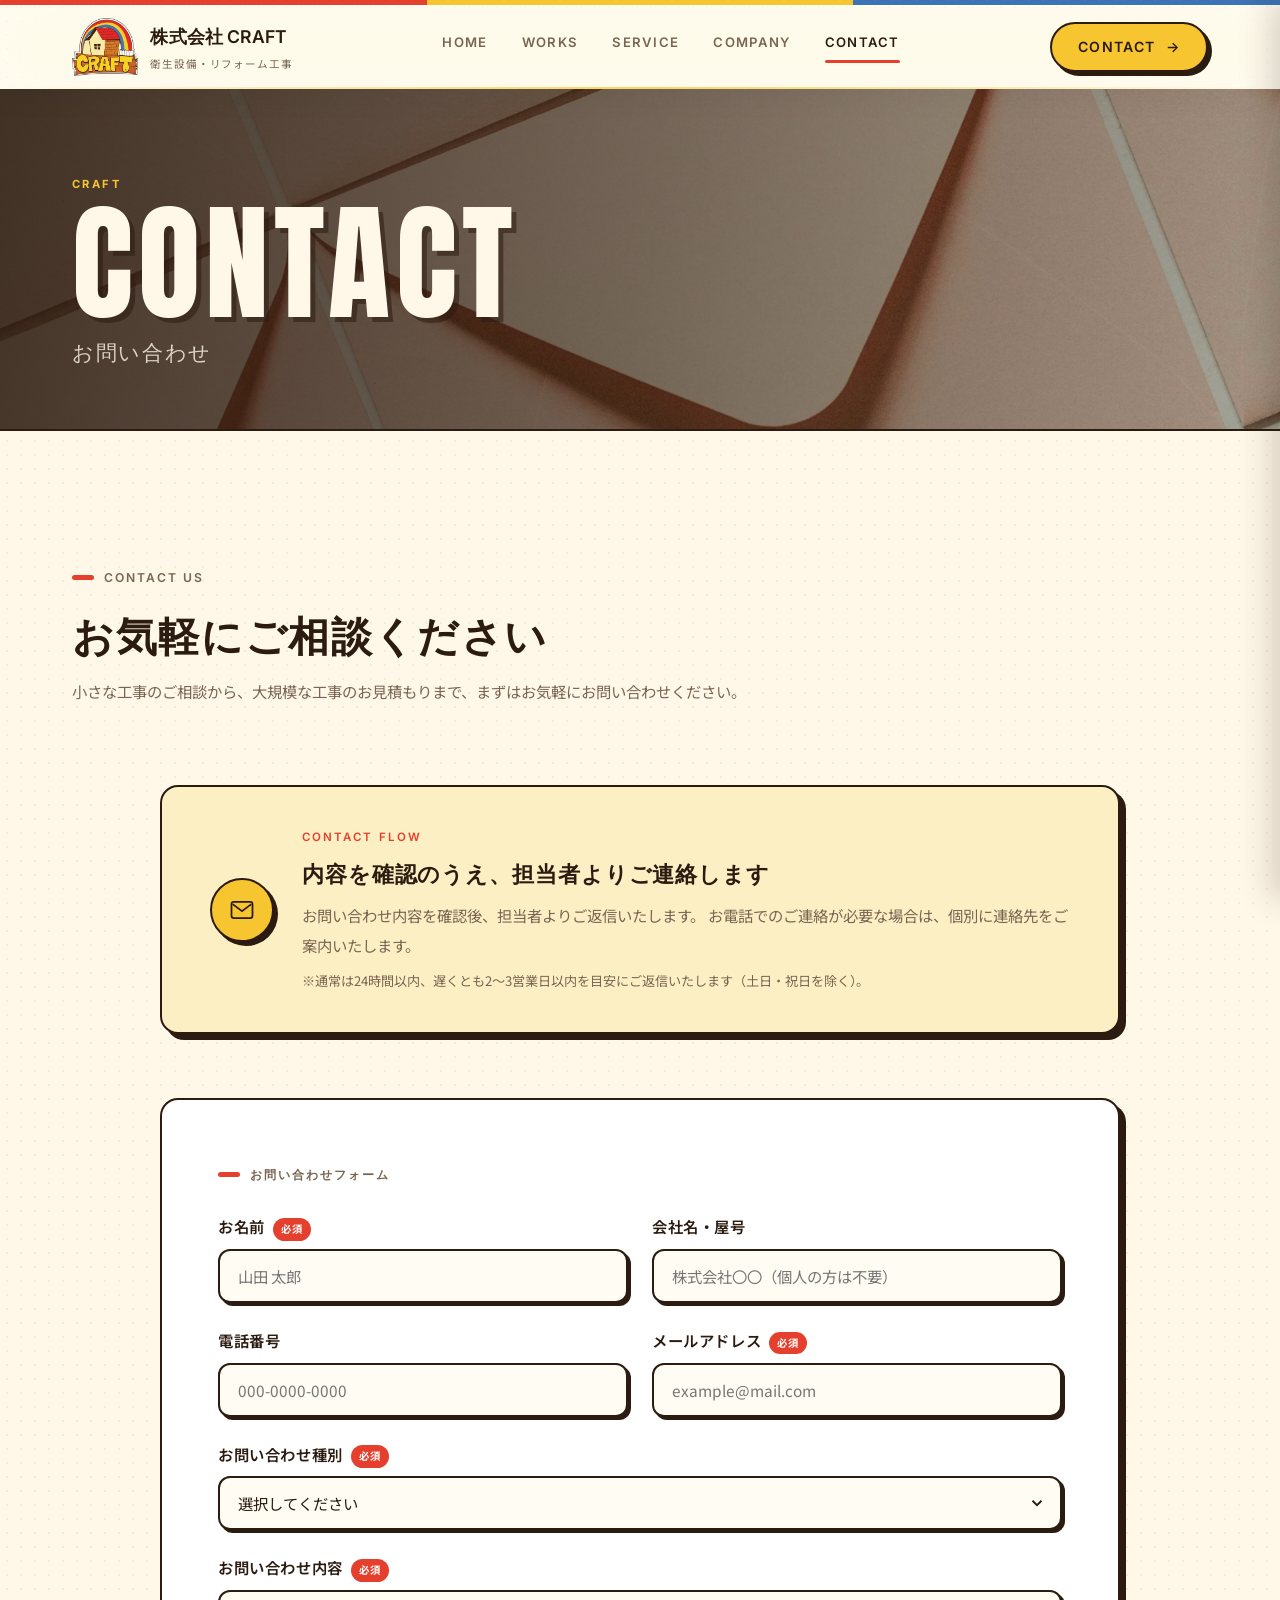
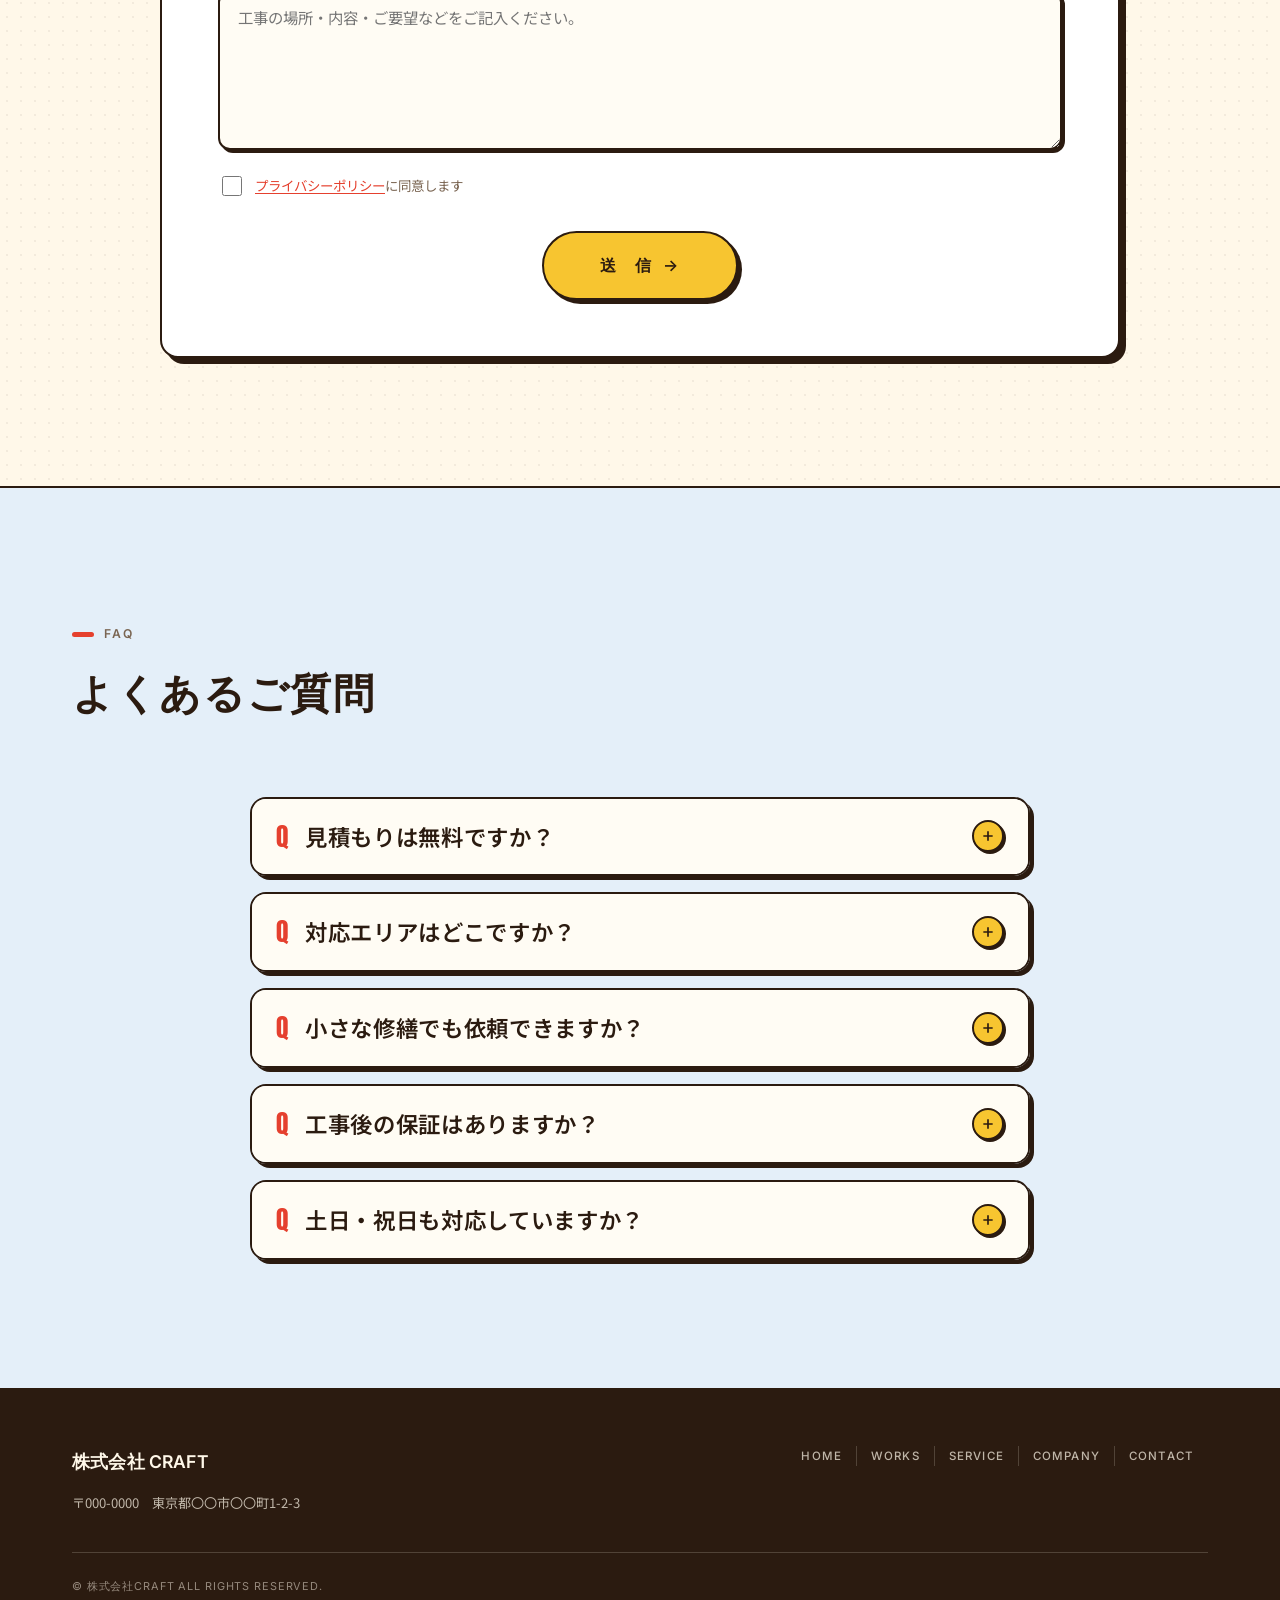
<file: contact.html>
<!doctype html>
<html lang="ja">
  <head>
    <meta charset="UTF-8" />
    <meta name="viewport" content="width=device-width, initial-scale=1.0" />
    <title>お問い合わせ・お見積もり | 株式会社CRAFT</title>
    <meta
      name="description"
      content="株式会社CRAFTへのお問い合わせ・お見積もりはこちらから。衛生設備工事、水まわりリフォーム、公共工事のご相談を受け付けています。小さな修繕についてもお気軽にご相談ください。"
    />

    <link rel="canonical" href="https://example.com/contact.html" />

    <meta property="og:type" content="website" />
    <meta
      property="og:title"
      content="お問い合わせ・お見積もり | 株式会社CRAFT"
    />
    <meta
      property="og:description"
      content="株式会社CRAFTへのお問い合わせ・お見積もりはこちらから。衛生設備工事、水まわりリフォーム、公共工事のご相談を受け付けています。小さな修繕についてもお気軽にご相談ください。"
    />
    <meta property="og:url" content="https://example.com/contact.html" />
    <meta property="og:site_name" content="株式会社CRAFT" />
    <meta property="og:image" content="https://example.com/images/ogp.jpg" />
    <meta property="og:locale" content="ja_JP" />

    <meta name="twitter:card" content="summary_large_image" />
    <meta
      name="twitter:title"
      content="お問い合わせ・お見積もり | 株式会社CRAFT"
    />
    <meta
      name="twitter:description"
      content="衛生設備工事、水まわりリフォーム、公共工事のお問い合わせ・お見積もりはこちらから。"
    />
    <meta name="twitter:image" content="https://example.com/images/ogp.jpg" />

    <!-- Favicon -->
    <link rel="icon" href="images/favicon.ico" sizes="any" />
    <link rel="icon" type="image/png" href="images/favicon.png" />

    <!-- Apple Touch Icon -->
    <link
      rel="apple-touch-icon"
      sizes="180x180"
      href="images/apple-touch-icon.png"
    />

    <link
      href="https://fonts.googleapis.com/css2?family=Anton&family=Bangers&family=Inter:wght@300;400;500;600;700&family=Noto+Sans+JP:wght@300;400;500;700&family=Oswald:wght@400;500;600;700&family=Pacifico&family=Zen+Kaku+Gothic+New:wght@900&display=swap"
      rel="stylesheet"
    />
    <link rel="stylesheet" href="css/reset.min.css" />
    <link rel="stylesheet" href="css/style.css" />
    <link rel="stylesheet" href="css/pages.css" />
  </head>
  <body>
    <div class="top-stripe"></div>
    <header class="site-header">
      <div class="wrap">
        <a href="index.html" class="logo">
          <img src="images/logo.webp" alt="株式会社CRAFT ロゴ" />
          <span>株式会社 CRAFT<small>衛生設備・リフォーム工事</small></span>
        </a>
        <nav class="nav">
          <a href="index.html">HOME</a>
          <a href="works.html">WORKS</a>
          <a href="service.html">SERVICE</a>
          <a href="company.html">COMPANY</a>
          <a href="contact.html" class="is-active">CONTACT</a>
        </nav>
        <div class="header__right">
          <a href="contact.html" class="btn btn--primary"
            ><span>CONTACT</span><span class="arrow">→</span></a
          >
          <button
            class="hamburger"
            id="hamburgerBtn"
            aria-label="メニューを開く"
          >
            <span class="hamburger__label">MENU</span>
            <span class="hamburger__lines">
              <span></span>
              <span></span>
              <span></span>
            </span>
          </button>
        </div>
      </div>
    </header>
    <nav class="mobile-nav" id="mobileNav">
      <button class="close" id="closeBtn" aria-label="メニューを閉じる">
        <span></span><span></span>
      </button>
      <a href="index.html">HOME</a>
      <a href="works.html">WORKS</a>
      <a href="service.html">SERVICE</a>
      <a href="company.html">COMPANY</a>
      <a href="contact.html">CONTACT</a>
    </nav>
    <main>
      <section class="page-hero page-hero--contact">
        <div class="page-hero__bg"></div>
        <div class="page-hero__overlay"></div>
        <div class="wrap page-hero__inner">
          <p class="page-hero__eyebrow">Craft</p>
          <h1 class="page-hero__title">
            CONTACT
            <span class="visually-hidden">お問い合わせ・お見積もり</span>
          </h1>
          <p class="page-hero__subtitle">お問い合わせ</p>
        </div>
      </section>

      <!-- 導入文 -->
      <section class="block">
        <div class="wrap">
          <div class="sec-head reveal">
            <p class="eyebrow">Contact Us</p>
            <h2 class="heading">お気軽にご相談ください</h2>
            <p class="lead contact-intro__lead">
              小さな工事のご相談から、大規模な工事のお見積もりまで、まずはお気軽にお問い合わせください。
            </p>
          </div>

          <!-- お問い合わせ案内 -->
          <div class="contact-guide reveal">
            <span class="contact-guide__icon" aria-hidden="true">
              <svg
                viewBox="0 0 24 24"
                fill="none"
                stroke="currentColor"
                stroke-width="1.5"
              >
                <rect x="3" y="5" width="18" height="14" rx="2" />
                <path d="m4 7 8 6 8-6" />
              </svg>
            </span>

            <div class="contact-guide__body">
              <p class="contact-guide__label">Contact Flow</p>
              <h3 class="contact-guide__title">
                内容を確認のうえ、担当者よりご連絡します
              </h3>
              <p class="contact-guide__text">
                お問い合わせ内容を確認後、担当者よりご返信いたします。
                お電話でのご連絡が必要な場合は、個別に連絡先をご案内いたします。
              </p>
              <p class="contact-guide__note">
                ※通常は24時間以内、遅くとも2〜3営業日以内を目安にご返信いたします（土日・祝日を除く）。
              </p>
            </div>
          </div>

          <!-- フォーム -->
          <div class="contact-form reveal">
            <h3 class="eyebrow contact-form__heading">お問い合わせフォーム</h3>
            <form action="#" method="post">
              <div class="form-grid">
                <div class="form-group">
                  <label class="form-label" for="name">
                    お名前<span class="required">必須</span>
                  </label>
                  <input
                    class="form-input"
                    type="text"
                    id="name"
                    name="name"
                    placeholder="山田 太郎"
                    autocomplete="name"
                    required
                  />
                </div>
                <div class="form-group">
                  <label class="form-label" for="company">会社名・屋号</label>
                  <input
                    class="form-input"
                    type="text"
                    id="company"
                    name="company"
                    placeholder="株式会社〇〇（個人の方は不要）"
                    autocomplete="organization"
                  />
                </div>
                <div class="form-group">
                  <label class="form-label" for="tel">電話番号</label>
                  <input
                    class="form-input"
                    type="tel"
                    id="tel"
                    name="tel"
                    placeholder="000-0000-0000"
                    autocomplete="tel"
                  />
                </div>
                <div class="form-group">
                  <label class="form-label" for="email">
                    メールアドレス<span class="required">必須</span>
                  </label>
                  <input
                    class="form-input"
                    type="email"
                    id="email"
                    name="email"
                    placeholder="example@mail.com"
                    autocomplete="email"
                    required
                  />
                </div>
                <div class="form-group form-grid--full">
                  <label class="form-label" for="category">
                    お問い合わせ種別<span class="required">必須</span>
                  </label>
                  <select
                    class="form-select"
                    id="category"
                    name="category"
                    required
                  >
                    <option value="" disabled selected>選択してください</option>
                    <option value="sanitary">衛生設備工事のご相談</option>
                    <option value="reform">リフォーム工事のご相談</option>
                    <option value="public">公共工事のご相談</option>
                    <option value="estimate">お見積りのご依頼</option>
                    <option value="other">その他</option>
                  </select>
                </div>
                <div class="form-group form-grid--full">
                  <label class="form-label" for="message">
                    お問い合わせ内容<span class="required">必須</span>
                  </label>
                  <textarea
                    class="form-textarea"
                    id="message"
                    name="message"
                    placeholder="工事の場所・内容・ご要望などをご記入ください。"
                    required
                  ></textarea>
                </div>
              </div>

              <div class="form-privacy">
                <input type="checkbox" id="privacy" name="privacy" required />
                <label for="privacy">
                  <a href="#" target="_blank" rel="noopener"
                    >プライバシーポリシー</a
                  >に同意します
                </label>
              </div>

              <div class="form-submit">
                <button type="submit" class="btn btn--primary form-submit__btn">
                  <span>送　信</span><span class="arrow">→</span>
                </button>
              </div>
            </form>
          </div>
        </div>
      </section>

      <!-- FAQ -->
      <section class="block block--soft" id="faq">
        <div class="wrap">
          <div class="sec-head reveal">
            <p class="eyebrow">FAQ</p>
            <h2 class="heading">よくあるご質問</h2>
          </div>
          <div class="faq reveal faq--narrow">
            <div class="faq__item">
              <button class="faq__question" type="button">
                <span class="faq__q-mark">Q</span>
                <span class="faq__question-text">見積もりは無料ですか？</span>
                <span class="faq__toggle">
                  <svg
                    viewBox="0 0 24 24"
                    fill="none"
                    stroke="currentColor"
                    stroke-width="2.5"
                  >
                    <path d="M12 5v14M5 12h14" />
                  </svg>
                </span>
              </button>
              <div class="faq__answer">
                <div class="faq__answer-inner">
                  <span class="faq__a-mark">A</span>
                  <p class="faq__answer-text">
                    はい、現地調査・お見積りは無料です。お気軽にご相談ください。
                  </p>
                </div>
              </div>
            </div>

            <div class="faq__item">
              <button class="faq__question" type="button">
                <span class="faq__q-mark">Q</span>
                <span class="faq__question-text">対応エリアはどこですか？</span>
                <span class="faq__toggle">
                  <svg
                    viewBox="0 0 24 24"
                    fill="none"
                    stroke="currentColor"
                    stroke-width="2.5"
                  >
                    <path d="M12 5v14M5 12h14" />
                  </svg>
                </span>
              </button>
              <div class="faq__answer">
                <div class="faq__answer-inner">
                  <span class="faq__a-mark">A</span>
                  <p class="faq__answer-text">
                    東京都・神奈川県を中心に対応しています。その他のエリアについてもご相談ください。
                  </p>
                </div>
              </div>
            </div>

            <div class="faq__item">
              <button class="faq__question" type="button">
                <span class="faq__q-mark">Q</span>
                <span class="faq__question-text"
                  >小さな修繕でも依頼できますか？</span
                >
                <span class="faq__toggle">
                  <svg
                    viewBox="0 0 24 24"
                    fill="none"
                    stroke="currentColor"
                    stroke-width="2.5"
                  >
                    <path d="M12 5v14M5 12h14" />
                  </svg>
                </span>
              </button>
              <div class="faq__answer">
                <div class="faq__answer-inner">
                  <span class="faq__a-mark">A</span>
                  <p class="faq__answer-text">
                    もちろんです。蛇口の交換やトイレの修繕など、小さな工事もお任せください。
                  </p>
                </div>
              </div>
            </div>

            <div class="faq__item">
              <button class="faq__question" type="button">
                <span class="faq__q-mark">Q</span>
                <span class="faq__question-text"
                  >工事後の保証はありますか？</span
                >
                <span class="faq__toggle">
                  <svg
                    viewBox="0 0 24 24"
                    fill="none"
                    stroke="currentColor"
                    stroke-width="2.5"
                  >
                    <path d="M12 5v14M5 12h14" />
                  </svg>
                </span>
              </button>
              <div class="faq__answer">
                <div class="faq__answer-inner">
                  <span class="faq__a-mark">A</span>
                  <p class="faq__answer-text">
                    施工内容に応じたアフターフォローを行っています。詳細はお問い合わせ時にご確認ください。
                  </p>
                </div>
              </div>
            </div>

            <div class="faq__item">
              <button class="faq__question" type="button">
                <span class="faq__q-mark">Q</span>
                <span class="faq__question-text"
                  >土日・祝日も対応していますか？</span
                >
                <span class="faq__toggle">
                  <svg
                    viewBox="0 0 24 24"
                    fill="none"
                    stroke="currentColor"
                    stroke-width="2.5"
                  >
                    <path d="M12 5v14M5 12h14" />
                  </svg>
                </span>
              </button>
              <div class="faq__answer">
                <div class="faq__answer-inner">
                  <span class="faq__a-mark">A</span>
                  <p class="faq__answer-text">
                    ご依頼の内容によっては、土日・祝日の工事も可能です。まずはお気軽にご相談ください。お問い合わせはいつでも受け付けており、ご返信は原則として翌営業日以降となります。
                  </p>
                </div>
              </div>
            </div>
          </div>
          <!-- /.faq -->
        </div>
      </section>
    </main>

    <footer class="site-footer">
      <div class="wrap">
        <div class="footer__top">
          <div class="footer__brand">
            <span class="logo">株式会社 CRAFT</span>
            <p>〒000-0000　東京都〇〇市〇〇町1-2-3</p>
          </div>
          <nav class="footer__nav">
            <a href="index.html">HOME</a>
            <a href="works.html">WORKS</a>
            <a href="service.html">SERVICE</a>
            <a href="company.html">COMPANY</a>
            <a href="contact.html">CONTACT</a>
          </nav>
        </div>
        <p class="footer__bottom">© 株式会社CRAFT All Rights Reserved.</p>
      </div>
    </footer>
    <script src="js/main.js"></script>
  </body>
</html>
</file>
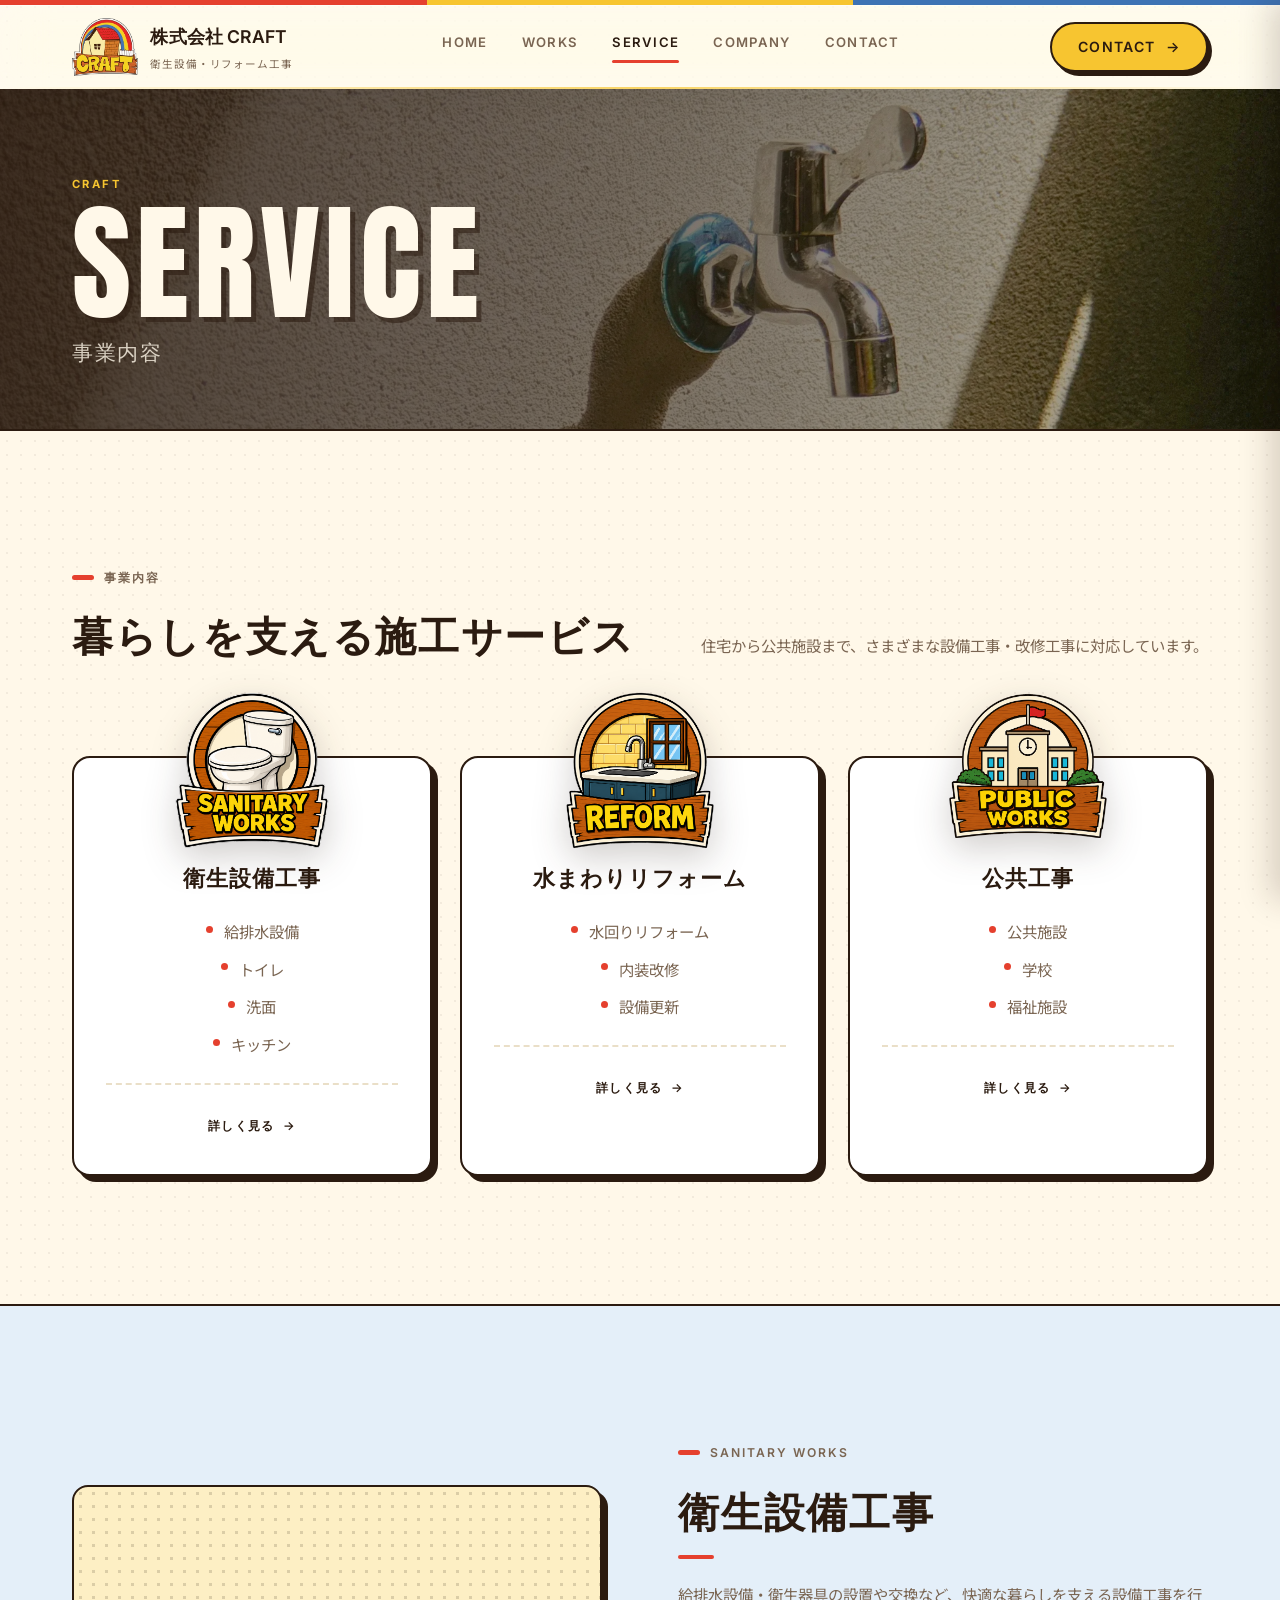
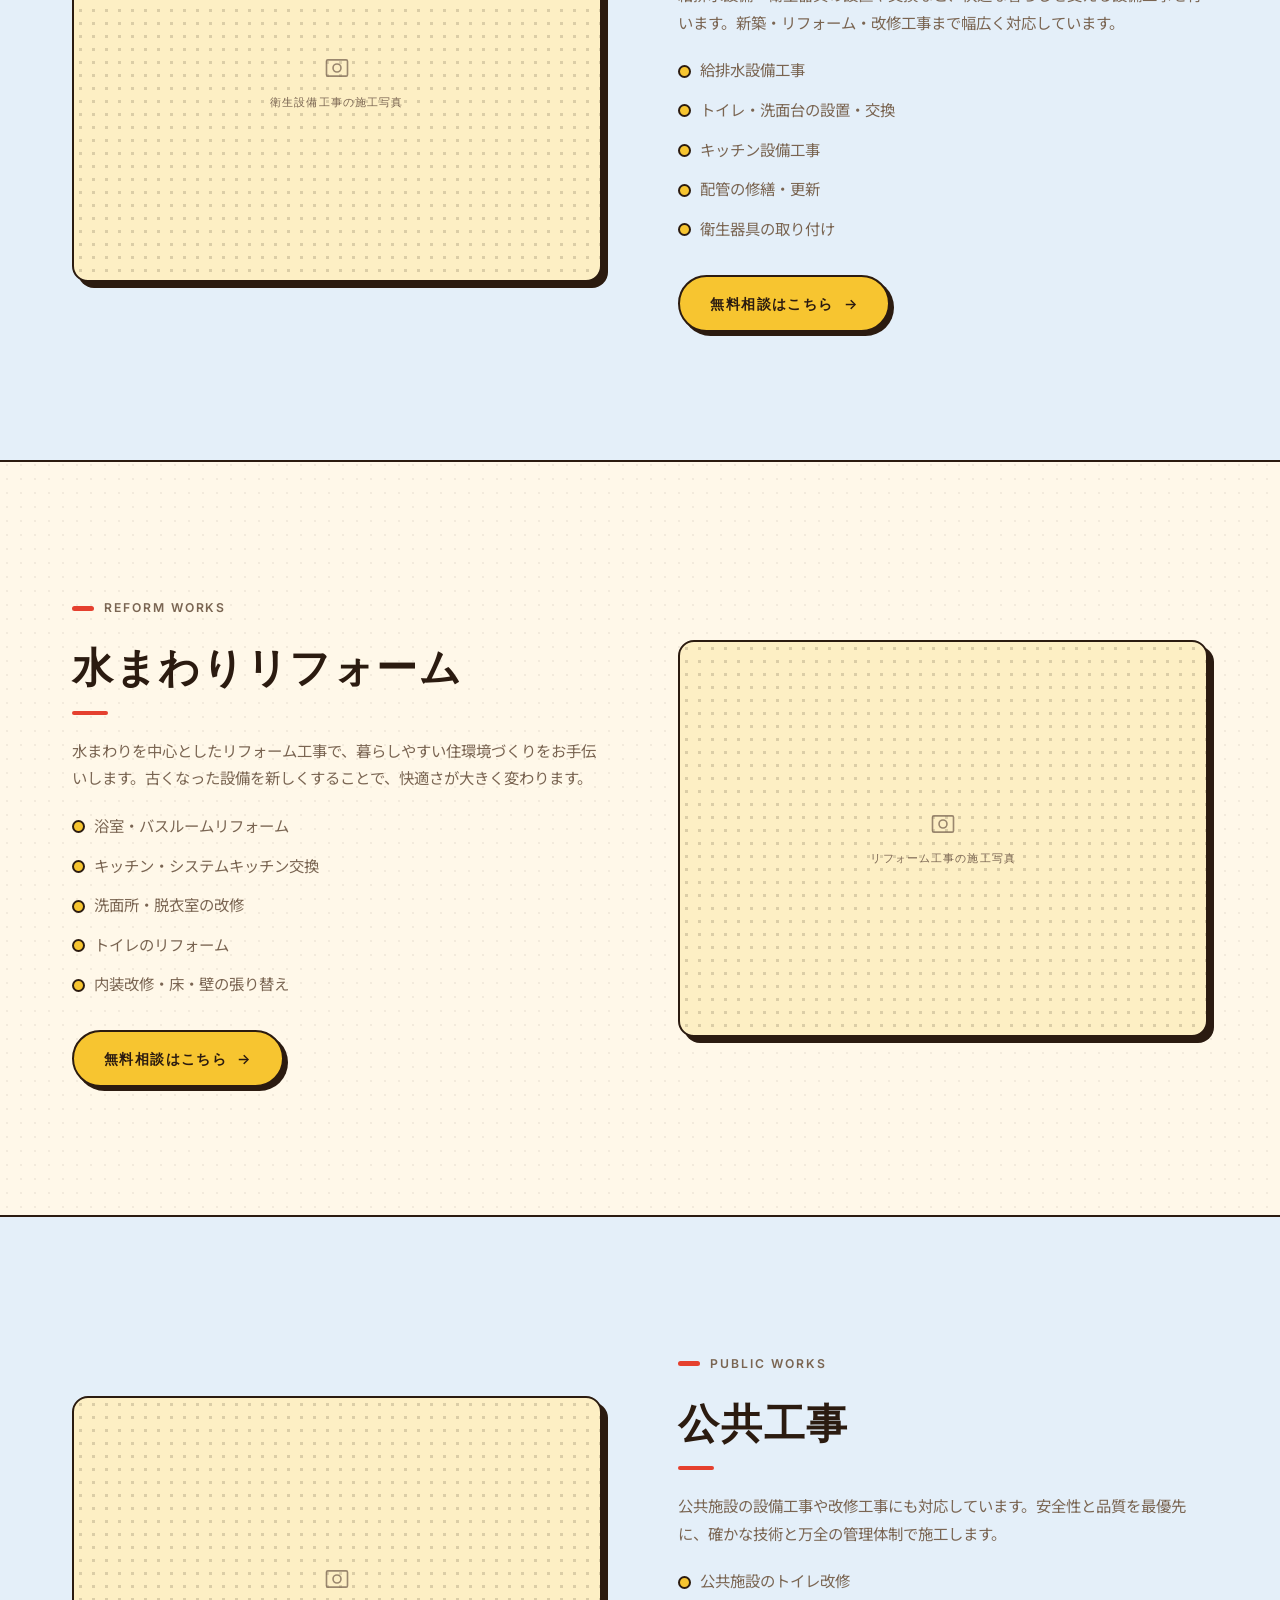
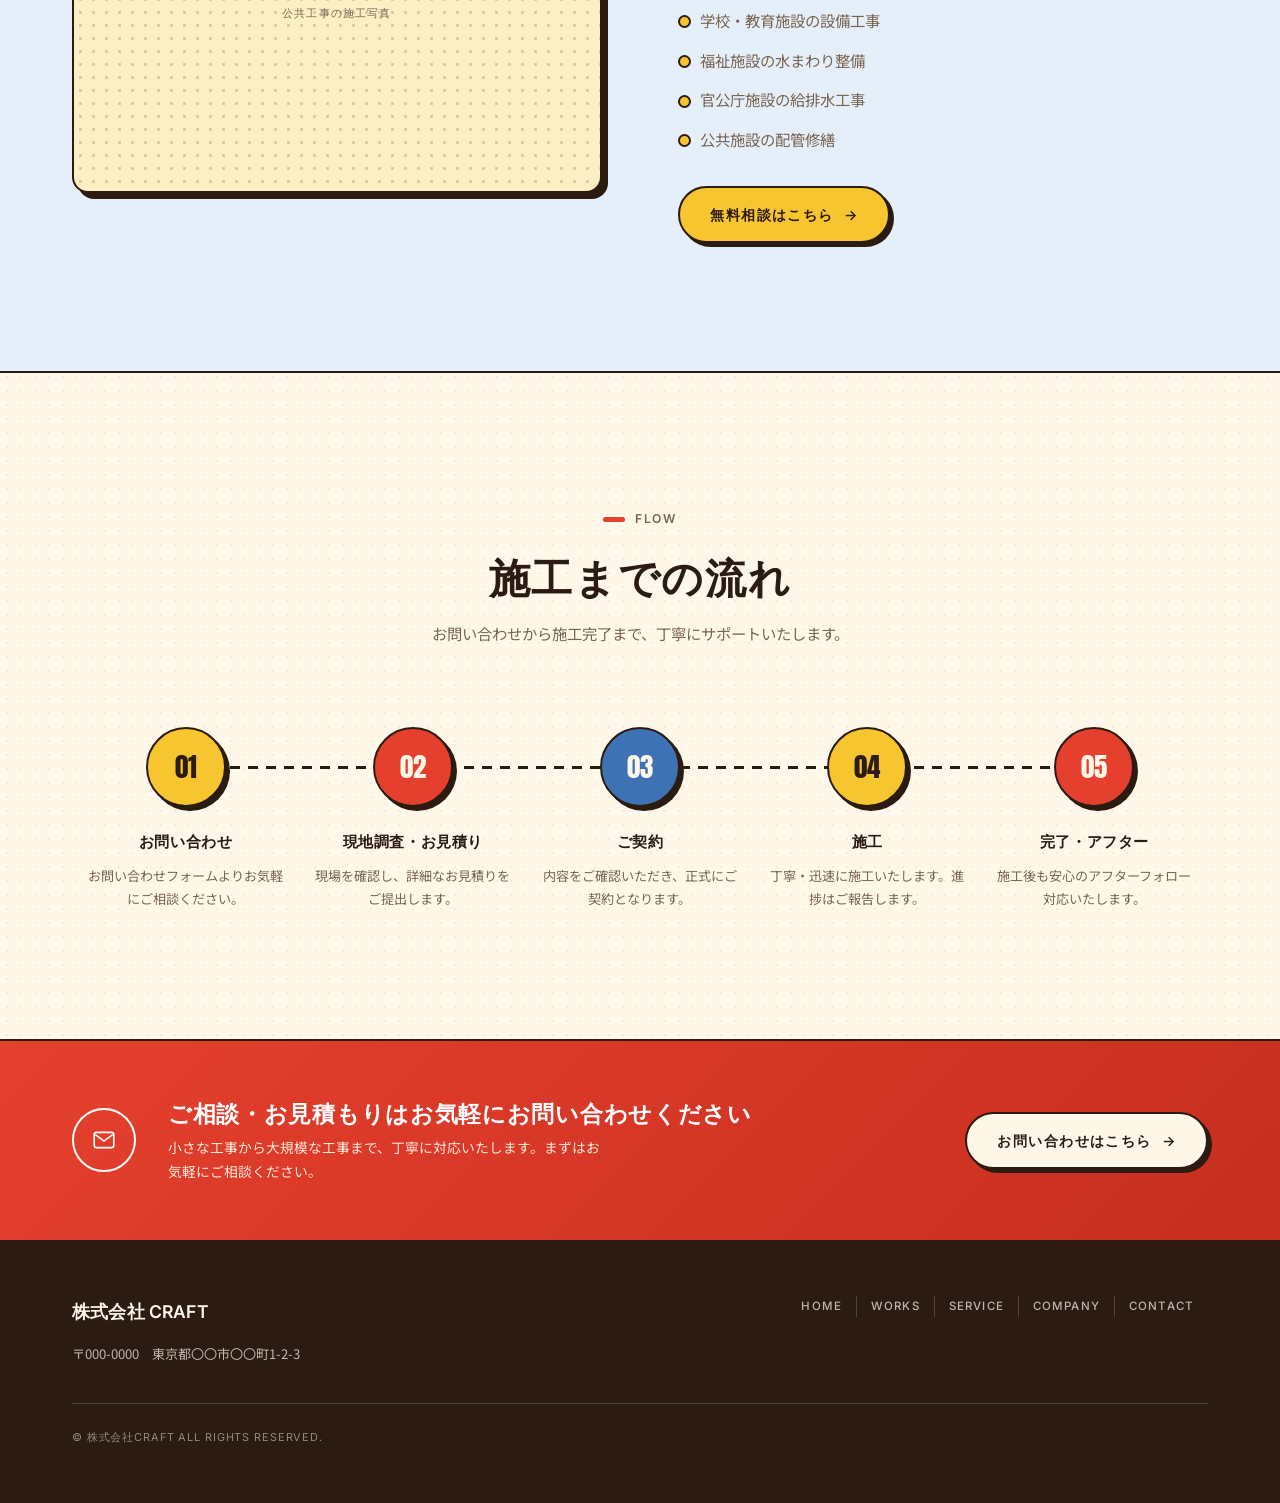
<file: service.html>
<!doctype html>
<html lang="ja">
  <head>
    <meta charset="UTF-8" />
    <meta name="viewport" content="width=device-width, initial-scale=1.0" />
    <title>
      事業内容 | 衛生設備工事・水まわりリフォーム・公共工事 | 株式会社CRAFT
    </title>
    <meta
      name="description"
      content="株式会社CRAFTの事業内容をご紹介します。給排水設備などの衛生設備工事、水まわりリフォーム、公共施設の設備・改修工事まで、確かな技術と丁寧な施工で対応します。"
    />

    <link rel="canonical" href="https://example.com/service.html" />

    <meta property="og:type" content="website" />
    <meta
      property="og:title"
      content="事業内容 | 衛生設備工事・水まわりリフォーム・公共工事 | 株式会社CRAFT"
    />
    <meta
      property="og:description"
      content="株式会社CRAFTの事業内容をご紹介します。給排水設備などの衛生設備工事、水まわりリフォーム、公共施設の設備・改修工事まで、確かな技術と丁寧な施工で対応します。"
    />
    <meta property="og:url" content="https://example.com/service.html" />
    <meta property="og:site_name" content="株式会社CRAFT" />
    <meta property="og:image" content="https://example.com/images/ogp.jpg" />
    <meta property="og:locale" content="ja_JP" />

    <meta name="twitter:card" content="summary_large_image" />
    <meta
      name="twitter:title"
      content="事業内容 | 衛生設備工事・水まわりリフォーム・公共工事 | 株式会社CRAFT"
    />
    <meta
      name="twitter:description"
      content="衛生設備工事、水まわりリフォーム、公共施設の設備・改修工事まで対応しています。"
    />
    <meta name="twitter:image" content="https://example.com/images/ogp.jpg" />

    <!-- Favicon -->
    <link rel="icon" href="images/favicon.ico" sizes="any" />
    <link rel="icon" type="image/png" href="images/favicon.png" />

    <!-- Apple Touch Icon -->
    <link
      rel="apple-touch-icon"
      sizes="180x180"
      href="images/apple-touch-icon.png"
    />

    <link
      href="https://fonts.googleapis.com/css2?family=Anton&family=Bangers&family=Inter:wght@300;400;500;600;700&family=Noto+Sans+JP:wght@300;400;500;700&family=Oswald:wght@400;500;600;700&family=Pacifico&family=Zen+Kaku+Gothic+New:wght@900&display=swap"
      rel="stylesheet"
    />
    <link rel="stylesheet" href="css/reset.min.css" />
    <link rel="stylesheet" href="css/style.css" />
    <link rel="stylesheet" href="css/pages.css" />
  </head>
  <body>
    <div class="top-stripe"></div>
    <header class="site-header">
      <div class="wrap">
        <a href="index.html" class="logo">
          <img src="images/logo.webp" alt="株式会社CRAFT ロゴ" />
          <span>
            株式会社 CRAFT
            <small>衛生設備・リフォーム工事</small>
          </span>
        </a>
        <nav class="nav">
          <a href="index.html">HOME</a>
          <a href="works.html">WORKS</a>
          <a href="service.html" class="is-active">SERVICE</a>
          <a href="company.html">COMPANY</a>
          <a href="contact.html">CONTACT</a>
        </nav>
        <div class="header__right">
          <a href="contact.html" class="btn btn--primary"
            ><span>CONTACT</span><span class="arrow">→</span></a
          >
          <button
            class="hamburger"
            id="hamburgerBtn"
            aria-label="メニューを開く"
          >
            <span class="hamburger__label">MENU</span>
            <span class="hamburger__lines">
              <span></span>
              <span></span>
              <span></span>
            </span>
          </button>
        </div>
      </div>
    </header>

    <nav class="mobile-nav" id="mobileNav">
      <button class="close" id="closeBtn" aria-label="メニューを閉じる">
        <span></span><span></span>
      </button>
      <a href="index.html">HOME</a>
      <a href="works.html">WORKS</a>
      <a href="service.html">SERVICE</a>
      <a href="company.html">COMPANY</a>
      <a href="contact.html">CONTACT</a>
    </nav>
    <main>
      <!-- PAGE HERO -->
      <section class="page-hero page-hero--service">
        <div class="page-hero__bg"></div>
        <div class="page-hero__overlay"></div>
        <div class="wrap page-hero__inner">
          <p class="page-hero__eyebrow">Craft</p>
          <h1 class="page-hero__title">
            SERVICE
            <span class="visually-hidden">
              衛生設備工事・水まわりリフォーム・公共工事
            </span>
          </h1>
          <p class="page-hero__subtitle">事業内容</p>
        </div>
      </section>

      <!-- SERVICE CARDS -->
      <section class="block" id="service-list">
        <div class="wrap">
          <div class="service__head reveal">
            <div>
              <p class="eyebrow">事業内容</p>
              <h2 class="heading">暮らしを支える施工サービス</h2>
            </div>
            <p class="lead">
              住宅から公共施設まで、さまざまな設備工事・改修工事に対応しています。
            </p>
          </div>
          <div class="service__grid">
            <div class="service__card reveal">
              <div class="service__top">
                <span class="service__icon">
                  <img
                    src="images/sanitary-works.svg"
                    alt="衛生設備工事アイコン"
                  />
                </span>
                <p class="service__title">衛生設備工事</p>
              </div>
              <ul class="service__list">
                <li>給排水設備</li>
                <li>トイレ</li>
                <li>洗面</li>
                <li>キッチン</li>
              </ul>
              <a
                href="#sanitary"
                class="service__link"
                aria-label="衛生設備工事の詳細を見る"
                ><span>詳しく見る</span><span class="arrow">→</span></a
              >
            </div>
            <div class="service__card reveal">
              <div class="service__top">
                <span class="service__icon">
                  <img src="images/reform.svg" alt="リフォーム工事アイコン" />
                </span>
                <p class="service__title">水まわりリフォーム</p>
              </div>
              <ul class="service__list">
                <li>水回りリフォーム</li>
                <li>内装改修</li>
                <li>設備更新</li>
              </ul>
              <a
                href="#reform"
                class="service__link"
                aria-label="水まわりリフォームの詳細を見る"
                ><span>詳しく見る</span><span class="arrow">→</span></a
              >
            </div>
            <div class="service__card reveal">
              <div class="service__top">
                <span class="service__icon">
                  <img src="images/public-works.svg" alt="公共工事アイコン" />
                </span>
                <p class="service__title">公共工事</p>
              </div>
              <ul class="service__list">
                <li>公共施設</li>
                <li>学校</li>
                <li>福祉施設</li>
              </ul>
              <a
                href="#public"
                class="service__link"
                aria-label="公共工事の詳細を見る"
                ><span>詳しく見る</span><span class="arrow">→</span></a
              >
            </div>
          </div>
        </div>
      </section>

      <!-- DETAIL: 衛生設備工事 -->
      <section class="block block--soft" id="sanitary">
        <div class="wrap">
          <div class="service-detail reveal">
            <div class="service-detail__media">
              <div class="frame">
                <div class="ph">
                  <div class="ph__tag">
                    <svg
                      viewBox="0 0 24 24"
                      fill="none"
                      stroke="currentColor"
                      stroke-width="1.4"
                    >
                      <rect x="3" y="5" width="18" height="14" rx="1.2" />
                      <circle cx="12" cy="12" r="3.4" />
                    </svg>
                    <span>衛生設備工事の施工写真</span>
                  </div>
                </div>
              </div>
            </div>
            <div class="service-detail__content">
              <p class="eyebrow">Sanitary Works</p>
              <h2 class="heading">衛生設備工事</h2>
              <div class="service-detail__rule"></div>
              <p class="lead">
                給排水設備・衛生器具の設置や交換など、快適な暮らしを支える設備工事を行います。新築・リフォーム・改修工事まで幅広く対応しています。
              </p>
              <ul class="service-detail__list">
                <li>給排水設備工事</li>
                <li>トイレ・洗面台の設置・交換</li>
                <li>キッチン設備工事</li>
                <li>配管の修繕・更新</li>
                <li>衛生器具の取り付け</li>
              </ul>
              <a href="contact.html" class="btn btn--primary"
                ><span>無料相談はこちら</span><span class="arrow">→</span></a
              >
            </div>
          </div>
        </div>
      </section>

      <!-- DETAIL: リフォーム工事 -->
      <section class="block" id="reform">
        <div class="wrap">
          <div class="service-detail service-detail--reverse reveal">
            <div class="service-detail__media">
              <div class="frame">
                <div class="ph">
                  <div class="ph__tag">
                    <svg
                      viewBox="0 0 24 24"
                      fill="none"
                      stroke="currentColor"
                      stroke-width="1.4"
                    >
                      <rect x="3" y="5" width="18" height="14" rx="1.2" />
                      <circle cx="12" cy="12" r="3.4" />
                    </svg>
                    <span>リフォーム工事の施工写真</span>
                  </div>
                </div>
              </div>
            </div>
            <div class="service-detail__content">
              <p class="eyebrow">Reform Works</p>
              <h2 class="heading">水まわりリフォーム</h2>
              <div class="service-detail__rule"></div>
              <p class="lead">
                水まわりを中心としたリフォーム工事で、暮らしやすい住環境づくりをお手伝いします。古くなった設備を新しくすることで、快適さが大きく変わります。
              </p>
              <ul class="service-detail__list">
                <li>浴室・バスルームリフォーム</li>
                <li>キッチン・システムキッチン交換</li>
                <li>洗面所・脱衣室の改修</li>
                <li>トイレのリフォーム</li>
                <li>内装改修・床・壁の張り替え</li>
              </ul>
              <a href="contact.html" class="btn btn--primary"
                ><span>無料相談はこちら</span><span class="arrow">→</span></a
              >
            </div>
          </div>
        </div>
      </section>

      <!-- DETAIL: 公共工事 -->
      <section class="block block--soft" id="public">
        <div class="wrap">
          <div class="service-detail reveal">
            <div class="service-detail__media">
              <div class="frame">
                <div class="ph">
                  <div class="ph__tag">
                    <svg
                      viewBox="0 0 24 24"
                      fill="none"
                      stroke="currentColor"
                      stroke-width="1.4"
                    >
                      <rect x="3" y="5" width="18" height="14" rx="1.2" />
                      <circle cx="12" cy="12" r="3.4" />
                    </svg>
                    <span>公共工事の施工写真</span>
                  </div>
                </div>
              </div>
            </div>
            <div class="service-detail__content">
              <p class="eyebrow">Public Works</p>
              <h2 class="heading">公共工事</h2>
              <div class="service-detail__rule"></div>
              <p class="lead">
                公共施設の設備工事や改修工事にも対応しています。安全性と品質を最優先に、確かな技術と万全の管理体制で施工します。
              </p>
              <ul class="service-detail__list">
                <li>公共施設のトイレ改修</li>
                <li>学校・教育施設の設備工事</li>
                <li>福祉施設の水まわり整備</li>
                <li>官公庁施設の給排水工事</li>
                <li>公共施設の配管修繕</li>
              </ul>
              <a href="contact.html" class="btn btn--primary"
                ><span>無料相談はこちら</span><span class="arrow">→</span></a
              >
            </div>
          </div>
        </div>
      </section>

      <!-- 施工の流れ -->
      <section class="block" id="flow">
        <div class="wrap">
          <div class="sec-head sec-head--center reveal">
            <p class="eyebrow">Flow</p>
            <h2 class="heading">施工までの流れ</h2>
            <p class="lead">
              お問い合わせから施工完了まで、丁寧にサポートいたします。
            </p>
          </div>
          <div class="flow reveal">
            <div class="flow__steps">
              <div class="flow__step">
                <div class="flow__num">01</div>
                <div class="flow__step-body">
                  <p class="flow__title">お問い合わせ</p>
                  <p class="flow__desc">
                    お問い合わせフォームよりお気軽にご相談ください。
                  </p>
                </div>
              </div>
              <div class="flow__step">
                <div class="flow__num flow__num--red">02</div>
                <div class="flow__step-body">
                  <p class="flow__title">現地調査・お見積り</p>
                  <p class="flow__desc">
                    現場を確認し、詳細なお見積りをご提出します。
                  </p>
                </div>
              </div>
              <div class="flow__step">
                <div class="flow__num flow__num--blue">03</div>
                <div class="flow__step-body">
                  <p class="flow__title">ご契約</p>
                  <p class="flow__desc">
                    内容をご確認いただき、正式にご契約となります。
                  </p>
                </div>
              </div>
              <div class="flow__step">
                <div class="flow__num">04</div>
                <div class="flow__step-body">
                  <p class="flow__title">施工</p>
                  <p class="flow__desc">
                    丁寧・迅速に施工いたします。進捗はご報告します。
                  </p>
                </div>
              </div>
              <div class="flow__step">
                <div class="flow__num flow__num--red">05</div>
                <div class="flow__step-body">
                  <p class="flow__title">完了・アフター</p>
                  <p class="flow__desc">
                    施工後も安心のアフターフォロー対応いたします。
                  </p>
                </div>
              </div>
            </div>
          </div>
        </div>
      </section>

      <!-- CTA -->
      <section class="block block--dark block--contact">
        <div class="wrap">
          <div class="contact__body reveal">
            <span class="contact__icon">
              <svg
                viewBox="0 0 24 24"
                fill="none"
                stroke="currentColor"
                stroke-width="1.5"
              >
                <rect x="3" y="5" width="18" height="14" rx="2" />
                <path d="m4 7 8 6 8-6" />
              </svg>
            </span>
            <div class="contact__text">
              <h2 class="heading">
                ご相談・お見積もりはお気軽にお問い合わせください
              </h2>
              <p class="lead">
                小さな工事から大規模な工事まで、丁寧に対応いたします。まずはお気軽にご相談ください。
              </p>
            </div>
            <a href="contact.html" class="btn btn--light"
              ><span>お問い合わせはこちら</span><span class="arrow">→</span></a
            >
          </div>
        </div>
      </section>
    </main>

    <footer class="site-footer">
      <div class="wrap">
        <div class="footer__top">
          <div class="footer__brand">
            <span class="logo">株式会社 CRAFT</span>
            <p>〒000-0000　東京都〇〇市〇〇町1-2-3</p>
          </div>
          <nav class="footer__nav">
            <a href="index.html">HOME</a>
            <a href="works.html">WORKS</a>
            <a href="service.html">SERVICE</a>
            <a href="company.html">COMPANY</a>
            <a href="contact.html">CONTACT</a>
          </nav>
        </div>
        <p class="footer__bottom">© 株式会社CRAFT All Rights Reserved.</p>
      </div>
    </footer>
    <script src="js/main.js"></script>
  </body>
</html>
</file>
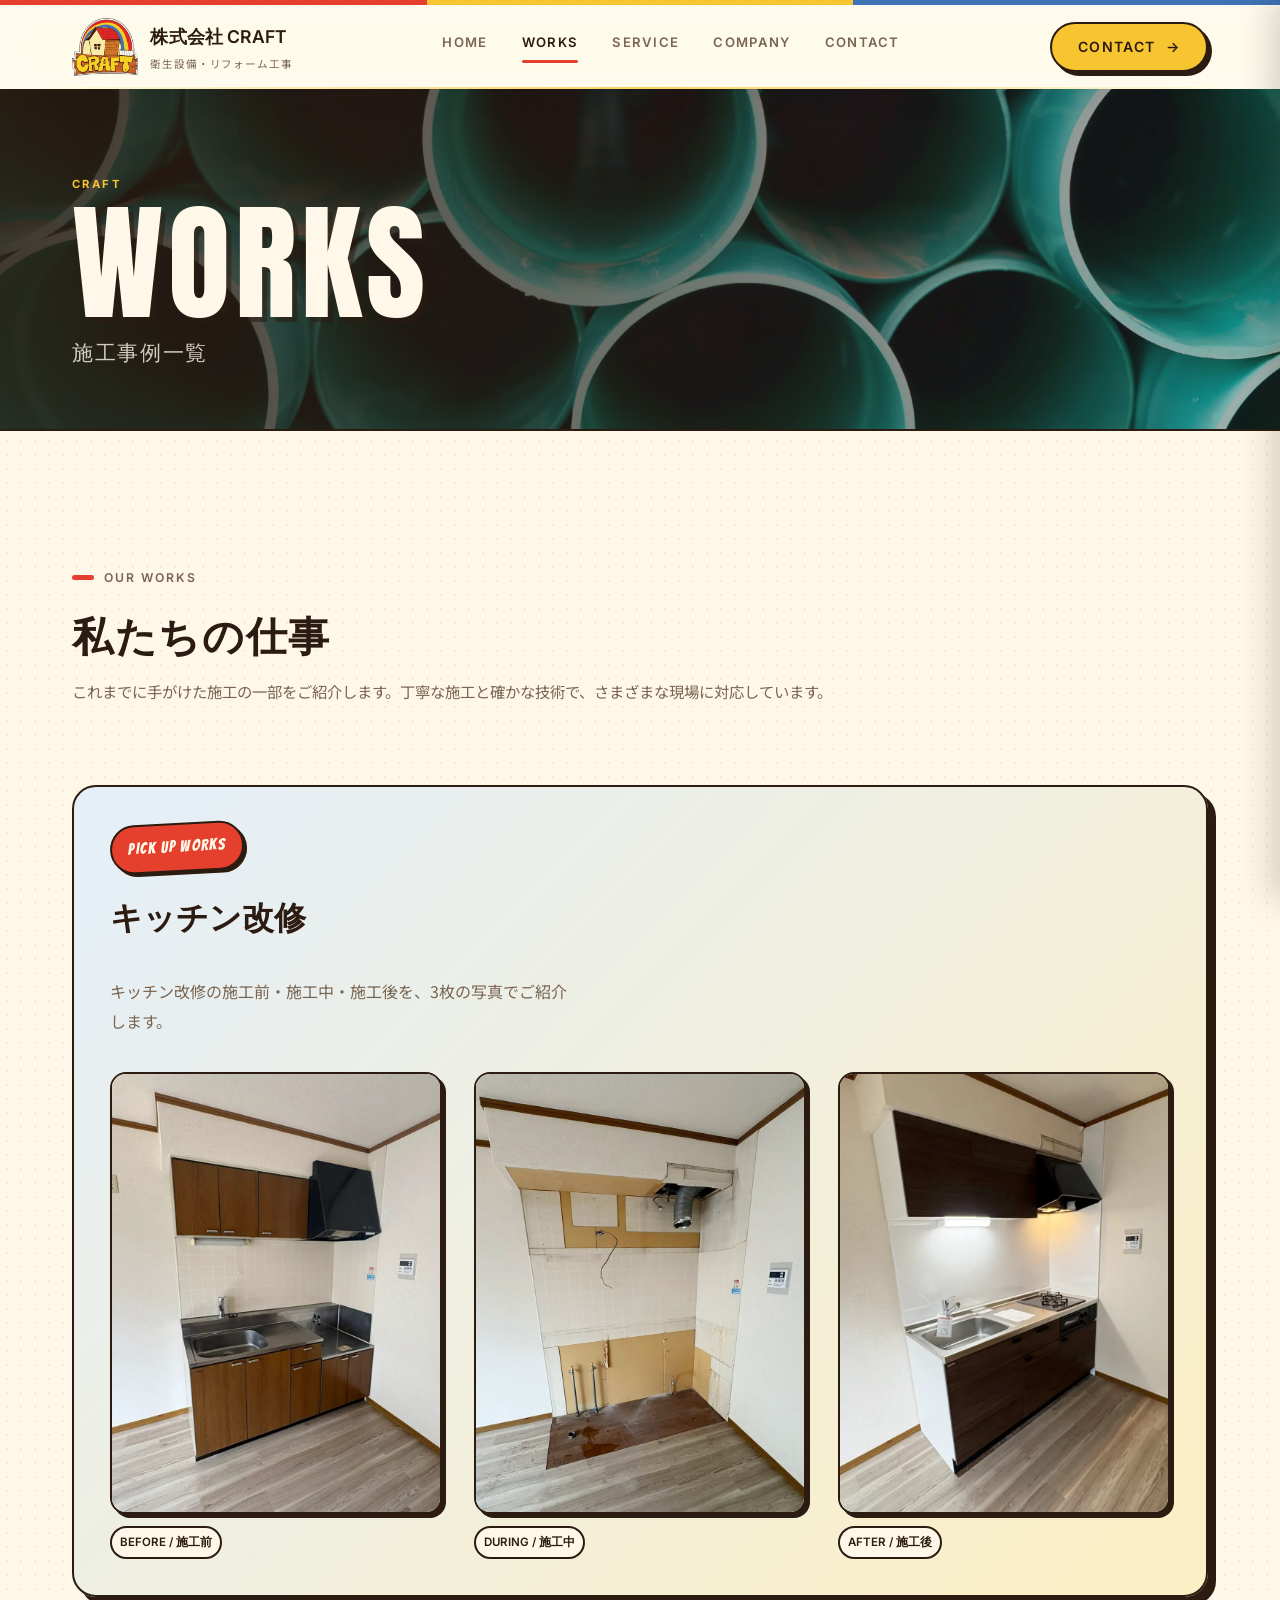
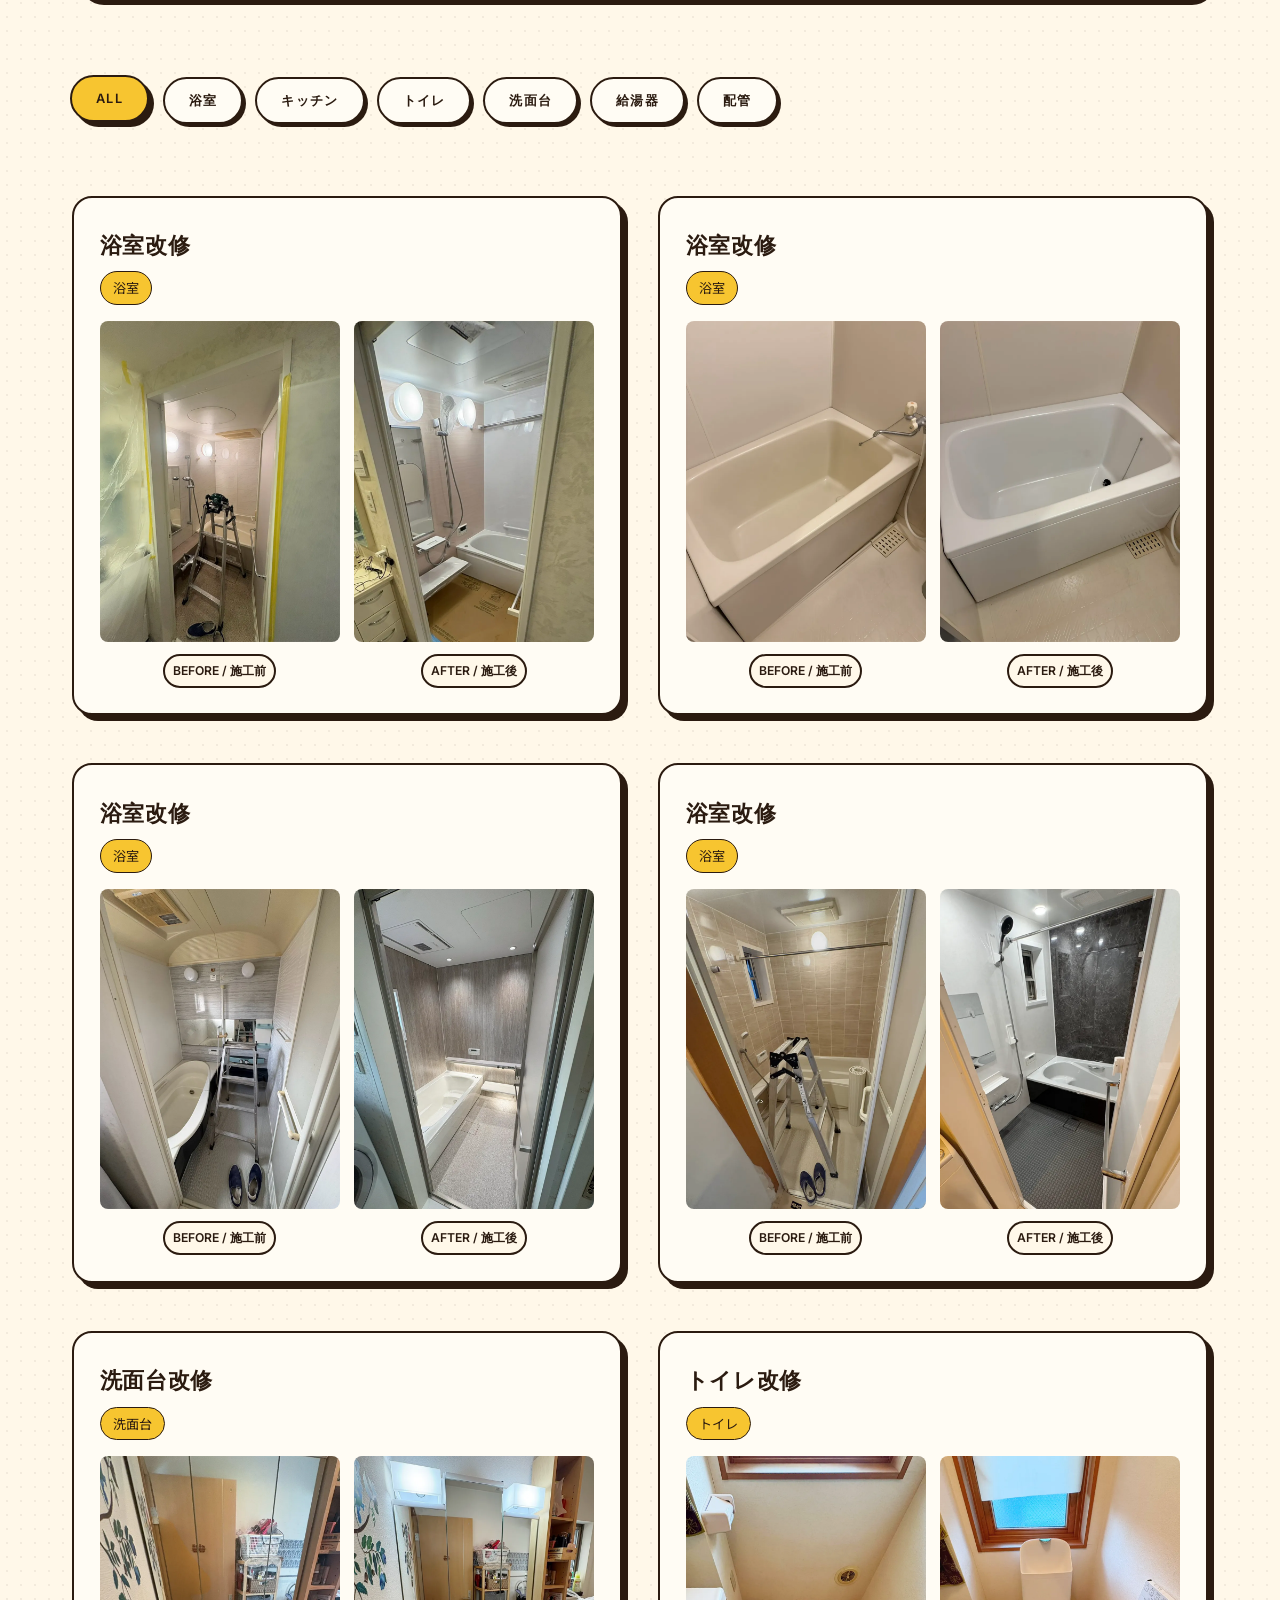
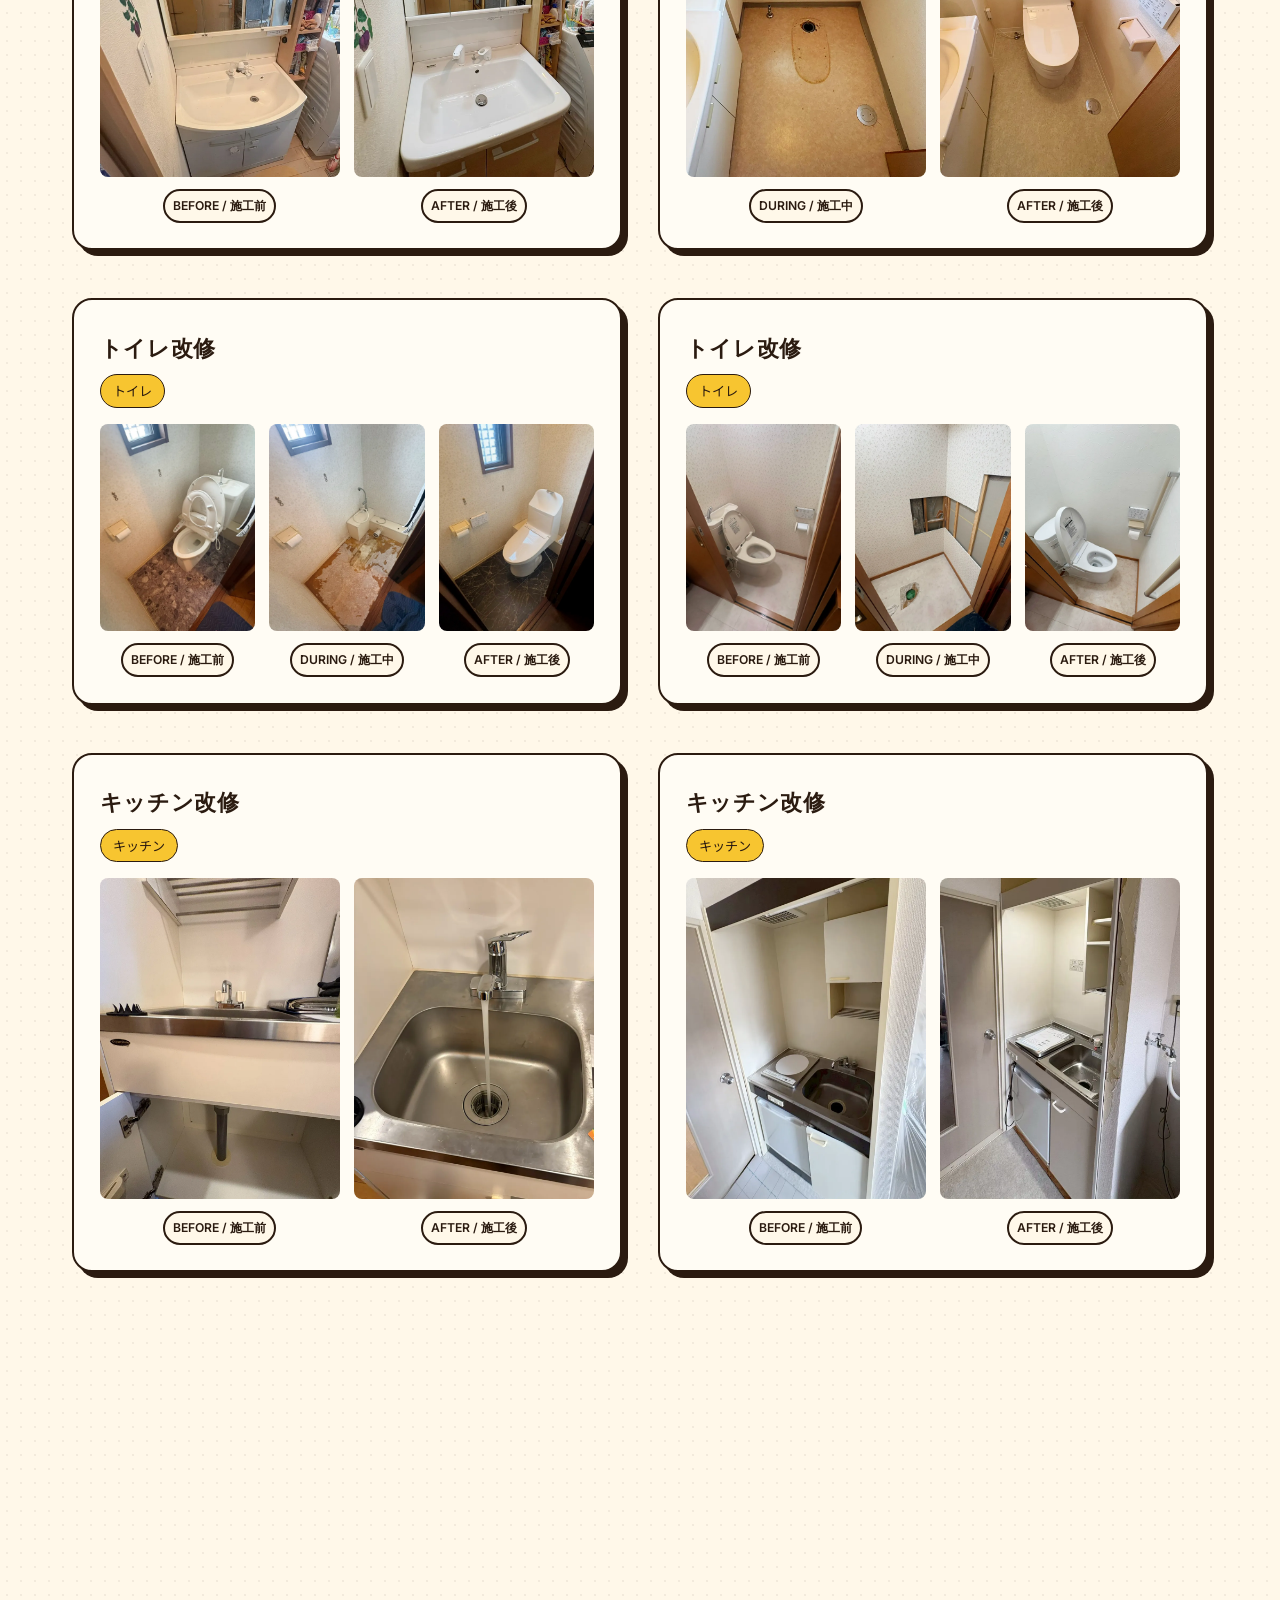
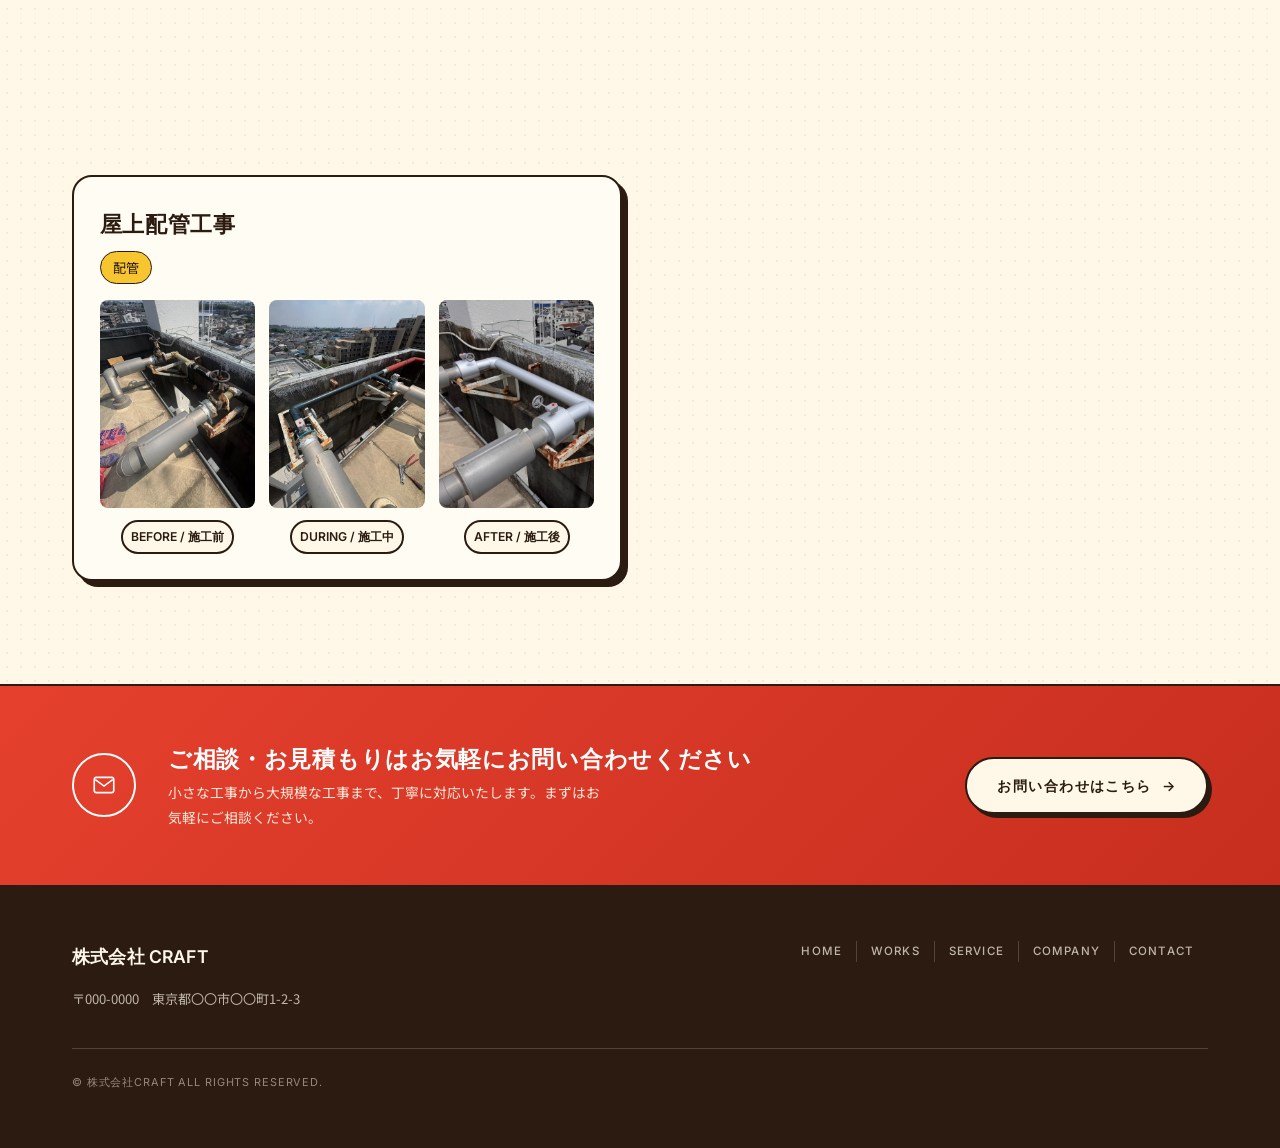
<file: works.html>
<!doctype html>
<html lang="ja">
  <head>
    <meta charset="UTF-8" />
    <meta name="viewport" content="width=device-width, initial-scale=1.0" />
    <title>施工事例 | 衛生設備工事・水まわりリフォーム | 株式会社CRAFT</title>
    <meta
      name="description"
      content="株式会社CRAFTの施工事例をご紹介します。衛生設備工事・水まわりリフォーム・公共工事など、これまでに手がけた施工を写真とともにご覧いただけます。"
    />

    <link rel="canonical" href="https://example.com/works.html" />

    <meta property="og:type" content="website" />
    <meta
      property="og:title"
      content="施工事例 | 衛生設備工事・水まわりリフォーム | 株式会社CRAFT"
    />
    <meta
      property="og:description"
      content="株式会社CRAFTの施工事例をご紹介します。衛生設備工事・水まわりリフォーム・公共工事など、これまでに手がけた施工を写真とともにご覧いただけます。"
    />
    <meta property="og:url" content="https://example.com/works.html" />
    <meta property="og:site_name" content="株式会社CRAFT" />
    <meta property="og:image" content="https://example.com/images/ogp.jpg" />
    <meta property="og:locale" content="ja_JP" />

    <meta name="twitter:card" content="summary_large_image" />
    <meta
      name="twitter:title"
      content="施工事例 | 衛生設備工事・水まわりリフォーム | 株式会社CRAFT"
    />
    <meta
      name="twitter:description"
      content="株式会社CRAFTの施工事例をご紹介します。衛生設備工事・水まわりリフォーム・公共工事などの施工をご覧いただけます。"
    />
    <meta name="twitter:image" content="https://example.com/images/ogp.jpg" />

    <!-- Favicon -->
    <link rel="icon" href="images/favicon.ico" sizes="any" />
    <link rel="icon" type="image/png" href="images/favicon.png" />

    <!-- Apple Touch Icon -->
    <link
      rel="apple-touch-icon"
      sizes="180x180"
      href="images/apple-touch-icon.png"
    />

    <link
      href="https://fonts.googleapis.com/css2?family=Anton&family=Bangers&family=Inter:wght@300;400;500;600;700&family=Noto+Sans+JP:wght@300;400;500;700&family=Oswald:wght@400;500;600;700&family=Pacifico&family=Zen+Kaku+Gothic+New:wght@900&display=swap"
      rel="stylesheet"
    />
    <link rel="stylesheet" href="css/reset.min.css" />
    <link rel="stylesheet" href="css/style.css" />
    <link rel="stylesheet" href="css/pages.css" />
  </head>
  <body>
    <div class="top-stripe"></div>
    <header class="site-header">
      <div class="wrap">
        <a href="index.html" class="logo">
          <img src="images/logo.webp" alt="株式会社CRAFT ロゴ" />
          <span>
            株式会社 CRAFT
            <small>衛生設備・リフォーム工事</small>
          </span>
        </a>
        <nav class="nav">
          <a href="index.html">HOME</a>
          <a href="works.html" class="is-active">WORKS</a>
          <a href="service.html">SERVICE</a>
          <a href="company.html">COMPANY</a>
          <a href="contact.html">CONTACT</a>
        </nav>
        <div class="header__right">
          <a href="contact.html" class="btn btn--primary"
            ><span>CONTACT</span><span class="arrow">→</span></a
          >
          <button
            class="hamburger"
            id="hamburgerBtn"
            aria-label="メニューを開く"
          >
            <span class="hamburger__label">MENU</span>
            <span class="hamburger__lines">
              <span></span>
              <span></span>
              <span></span>
            </span>
          </button>
        </div>
      </div>
    </header>

    <nav class="mobile-nav" id="mobileNav">
      <button class="close" id="closeBtn" aria-label="メニューを閉じる">
        <span></span><span></span>
      </button>
      <a href="index.html">HOME</a>
      <a href="works.html">WORKS</a>
      <a href="service.html">SERVICE</a>
      <a href="company.html">COMPANY</a>
      <a href="contact.html">CONTACT</a>
    </nav>
    <main>
      <!-- PAGE HERO -->
      <section class="page-hero page-hero--works">
        <div class="page-hero__bg"></div>
        <div class="page-hero__overlay"></div>
        <div class="wrap page-hero__inner">
          <p class="page-hero__eyebrow">Craft</p>
          <h1 class="page-hero__title">
            WORKS
            <span class="visually-hidden">施工事例</span>
          </h1>
          <p class="page-hero__subtitle">施工事例一覧</p>
        </div>
      </section>

      <!-- WORKS LIST -->
      <section class="block" id="works-list">
        <div class="wrap">
          <div class="sec-head sec-head--split reveal">
            <div>
              <p class="eyebrow">Our Works</p>
              <h2 class="heading">私たちの仕事</h2>
              <p class="lead">
                これまでに手がけた施工の一部をご紹介します。丁寧な施工と確かな技術で、さまざまな現場に対応しています。
              </p>
            </div>
          </div>

          <!-- PICK UP: Before / During / After -->
          <article class="works__item works__item--before-after reveal">
            <p class="works__pickup-label">PICK UP WORKS</p>
            <h3 class="works__pickup-title">キッチン改修</h3>
            <p class="works__pickup-text">
              キッチン改修の施工前・施工中・施工後を、3枚の写真でご紹介します。
            </p>
            <div class="works__ba works__ba--three">
              <figure class="works__stage">
                <div class="works__photo">
                  <img
                    src="images/kitchen-03-before.webp"
                    alt="キッチン改修 03 施工前"
                    loading="lazy"
                  />
                </div>
                <figcaption class="works__stage-label">
                  BEFORE / 施工前
                </figcaption>
              </figure>
              <figure class="works__stage">
                <div class="works__photo">
                  <img
                    src="images/kitchen-03-during.webp"
                    alt="キッチン改修 03 施工中"
                    loading="lazy"
                  />
                </div>
                <figcaption class="works__stage-label">
                  DURING / 施工中
                </figcaption>
              </figure>
              <figure class="works__stage">
                <div class="works__photo">
                  <img
                    src="images/kitchen-03-after.webp"
                    alt="キッチン改修 03 施工後"
                    loading="lazy"
                  />
                </div>
                <figcaption class="works__stage-label">
                  AFTER / 施工後
                </figcaption>
              </figure>
            </div>
          </article>

          <!-- Category filter: 13 projects -->
          <div
            class="works__filter reveal"
            role="group"
            aria-label="施工事例のカテゴリー"
          >
            <button
              type="button"
              class="works__filter-btn is-active"
              data-filter="all"
              aria-pressed="true"
              aria-controls="worksGrid"
            >
              ALL
            </button>
            <button
              type="button"
              class="works__filter-btn"
              data-filter="bathroom"
              aria-pressed="false"
              aria-controls="worksGrid"
            >
              浴室
            </button>
            <button
              type="button"
              class="works__filter-btn"
              data-filter="kitchen"
              aria-pressed="false"
              aria-controls="worksGrid"
            >
              キッチン
            </button>
            <button
              type="button"
              class="works__filter-btn"
              data-filter="toilet"
              aria-pressed="false"
              aria-controls="worksGrid"
            >
              トイレ
            </button>
            <button
              type="button"
              class="works__filter-btn"
              data-filter="vanity"
              aria-pressed="false"
              aria-controls="worksGrid"
            >
              洗面台
            </button>
            <button
              type="button"
              class="works__filter-btn"
              data-filter="water-heater"
              aria-pressed="false"
              aria-controls="worksGrid"
            >
              給湯器
            </button>
            <button
              type="button"
              class="works__filter-btn"
              data-filter="piping"
              aria-pressed="false"
              aria-controls="worksGrid"
            >
              配管
            </button>
          </div>

          <div class="works__grid works__grid--full" id="worksGrid">
            <article
              class="works__item works__case reveal"
              id="bathroom-01"
              data-category="bathroom"
              aria-labelledby="bathroom-01-title"
            >
              <h3 class="works__title" id="bathroom-01-title">浴室改修</h3>
              <p class="works__case-category">浴室</p>
              <div class="frame works__stages">
                <figure class="works__stage">
                  <div class="works__photo">
                    <img
                      src="images/bathroom-01-before.webp"
                      alt="浴室改修 01 施工前"
                      loading="lazy"
                    />
                  </div>
                  <figcaption class="works__stage-label">
                    BEFORE / 施工前
                  </figcaption>
                </figure>
                <figure class="works__stage">
                  <div class="works__photo">
                    <img
                      src="images/bathroom-01-after.webp"
                      alt="浴室改修 01 施工後"
                      loading="lazy"
                    />
                  </div>
                  <figcaption class="works__stage-label">
                    AFTER / 施工後
                  </figcaption>
                </figure>
              </div>
            </article>
            <article
              class="works__item works__case reveal"
              id="bathroom-02"
              data-category="bathroom"
              aria-labelledby="bathroom-02-title"
            >
              <h3 class="works__title" id="bathroom-02-title">浴室改修</h3>
              <p class="works__case-category">浴室</p>
              <div class="frame works__stages">
                <figure class="works__stage">
                  <div class="works__photo">
                    <img
                      src="images/bathroom-02-before.webp"
                      alt="浴室改修 02 施工前"
                      loading="lazy"
                    />
                  </div>
                  <figcaption class="works__stage-label">
                    BEFORE / 施工前
                  </figcaption>
                </figure>
                <figure class="works__stage">
                  <div class="works__photo">
                    <img
                      src="images/bathroom-02-after.webp"
                      alt="浴室改修 02 施工後"
                      loading="lazy"
                    />
                  </div>
                  <figcaption class="works__stage-label">
                    AFTER / 施工後
                  </figcaption>
                </figure>
              </div>
            </article>
            <article
              class="works__item works__case reveal"
              id="bathroom-03"
              data-category="bathroom"
              aria-labelledby="bathroom-03-title"
            >
              <h3 class="works__title" id="bathroom-03-title">浴室改修</h3>
              <p class="works__case-category">浴室</p>
              <div class="frame works__stages">
                <figure class="works__stage">
                  <div class="works__photo">
                    <img
                      src="images/bathroom-03-before.webp"
                      alt="浴室改修 03 施工前"
                      loading="lazy"
                    />
                  </div>
                  <figcaption class="works__stage-label">
                    BEFORE / 施工前
                  </figcaption>
                </figure>
                <figure class="works__stage">
                  <div class="works__photo">
                    <img
                      src="images/bathroom-03-after.webp"
                      alt="浴室改修 03 施工後"
                      loading="lazy"
                    />
                  </div>
                  <figcaption class="works__stage-label">
                    AFTER / 施工後
                  </figcaption>
                </figure>
              </div>
            </article>
            <article
              class="works__item works__case reveal"
              id="bathroom-04"
              data-category="bathroom"
              aria-labelledby="bathroom-04-title"
            >
              <h3 class="works__title" id="bathroom-04-title">浴室改修</h3>
              <p class="works__case-category">浴室</p>
              <div class="frame works__stages">
                <figure class="works__stage">
                  <div class="works__photo">
                    <img
                      src="images/bathroom-04-before.webp"
                      alt="浴室改修 04 施工前"
                      loading="lazy"
                    />
                  </div>
                  <figcaption class="works__stage-label">
                    BEFORE / 施工前
                  </figcaption>
                </figure>
                <figure class="works__stage">
                  <div class="works__photo">
                    <img
                      src="images/bathroom-04-after.webp"
                      alt="浴室改修 04 施工後"
                      loading="lazy"
                    />
                  </div>
                  <figcaption class="works__stage-label">
                    AFTER / 施工後
                  </figcaption>
                </figure>
              </div>
            </article>
            <article
              class="works__item works__case reveal"
              id="vanity"
              data-category="vanity"
              aria-labelledby="vanity-title"
            >
              <h3 class="works__title" id="vanity-title">洗面台改修</h3>
              <p class="works__case-category">洗面台</p>
              <div class="frame works__stages">
                <figure class="works__stage">
                  <div class="works__photo">
                    <img
                      src="images/vanity-before.webp"
                      alt="洗面台改修 施工前"
                      loading="lazy"
                    />
                  </div>
                  <figcaption class="works__stage-label">
                    BEFORE / 施工前
                  </figcaption>
                </figure>
                <figure class="works__stage">
                  <div class="works__photo">
                    <img
                      src="images/vanity-after.webp"
                      alt="洗面台改修 施工後"
                      loading="lazy"
                    />
                  </div>
                  <figcaption class="works__stage-label">
                    AFTER / 施工後
                  </figcaption>
                </figure>
              </div>
            </article>
            <article
              class="works__item works__case reveal"
              id="toilet-03"
              data-category="toilet"
              aria-labelledby="toilet-03-title"
            >
              <h3 class="works__title" id="toilet-03-title">トイレ改修</h3>
              <p class="works__case-category">トイレ</p>
              <div class="frame works__stages">
                <figure class="works__stage">
                  <div class="works__photo">
                    <img
                      src="images/toilet-03-during.webp"
                      alt="トイレ改修 03 施工中"
                      loading="lazy"
                    />
                  </div>
                  <figcaption class="works__stage-label">
                    DURING / 施工中
                  </figcaption>
                </figure>
                <figure class="works__stage">
                  <div class="works__photo">
                    <img
                      src="images/toilet-03-after.webp"
                      alt="トイレ改修 03 施工後"
                      loading="lazy"
                    />
                  </div>
                  <figcaption class="works__stage-label">
                    AFTER / 施工後
                  </figcaption>
                </figure>
              </div>
            </article>
            <article
              class="works__item works__case reveal"
              id="toilet-01"
              data-category="toilet"
              aria-labelledby="toilet-01-title"
            >
              <h3 class="works__title" id="toilet-01-title">トイレ改修</h3>
              <p class="works__case-category">トイレ</p>
              <div class="frame works__stages works__stages--three">
                <figure class="works__stage">
                  <div class="works__photo">
                    <img
                      src="images/toilet-01-before.webp"
                      alt="トイレ改修 01 施工前"
                      loading="lazy"
                    />
                  </div>
                  <figcaption class="works__stage-label">
                    BEFORE / 施工前
                  </figcaption>
                </figure>
                <figure class="works__stage">
                  <div class="works__photo">
                    <img
                      src="images/toilet-01-during.webp"
                      alt="トイレ改修 01 施工中"
                      loading="lazy"
                    />
                  </div>
                  <figcaption class="works__stage-label">
                    DURING / 施工中
                  </figcaption>
                </figure>
                <figure class="works__stage">
                  <div class="works__photo">
                    <img
                      src="images/toilet-01-after.webp"
                      alt="トイレ改修 01 施工後"
                      loading="lazy"
                    />
                  </div>
                  <figcaption class="works__stage-label">
                    AFTER / 施工後
                  </figcaption>
                </figure>
              </div>
            </article>
            <article
              class="works__item works__case reveal"
              id="toilet-02"
              data-category="toilet"
              aria-labelledby="toilet-02-title"
            >
              <h3 class="works__title" id="toilet-02-title">トイレ改修</h3>
              <p class="works__case-category">トイレ</p>
              <div class="frame works__stages works__stages--three">
                <figure class="works__stage">
                  <div class="works__photo">
                    <img
                      src="images/toilet-02-before.webp"
                      alt="トイレ改修 02 施工前"
                      loading="lazy"
                    />
                  </div>
                  <figcaption class="works__stage-label">
                    BEFORE / 施工前
                  </figcaption>
                </figure>
                <figure class="works__stage">
                  <div class="works__photo">
                    <img
                      src="images/toilet-02-during.webp"
                      alt="トイレ改修 02 施工中"
                      loading="lazy"
                    />
                  </div>
                  <figcaption class="works__stage-label">
                    DURING / 施工中
                  </figcaption>
                </figure>
                <figure class="works__stage">
                  <div class="works__photo">
                    <img
                      src="images/toilet-02-after.webp"
                      alt="トイレ改修 02 施工後"
                      loading="lazy"
                    />
                  </div>
                  <figcaption class="works__stage-label">
                    AFTER / 施工後
                  </figcaption>
                </figure>
              </div>
            </article>
            <article
              class="works__item works__case reveal"
              id="kitchen-01"
              data-category="kitchen"
              aria-labelledby="kitchen-01-title"
            >
              <h3 class="works__title" id="kitchen-01-title">キッチン改修</h3>
              <p class="works__case-category">キッチン</p>
              <div class="frame works__stages">
                <figure class="works__stage">
                  <div class="works__photo">
                    <img
                      src="images/kitchen-01-before.webp"
                      alt="キッチン改修 01 施工前"
                      loading="lazy"
                    />
                  </div>
                  <figcaption class="works__stage-label">
                    BEFORE / 施工前
                  </figcaption>
                </figure>
                <figure class="works__stage">
                  <div class="works__photo">
                    <img
                      src="images/kitchen-01-after.webp"
                      alt="キッチン改修 01 施工後"
                      loading="lazy"
                    />
                  </div>
                  <figcaption class="works__stage-label">
                    AFTER / 施工後
                  </figcaption>
                </figure>
              </div>
            </article>
            <article
              class="works__item works__case reveal"
              id="kitchen-02"
              data-category="kitchen"
              aria-labelledby="kitchen-02-title"
            >
              <h3 class="works__title" id="kitchen-02-title">キッチン改修</h3>
              <p class="works__case-category">キッチン</p>
              <div class="frame works__stages">
                <figure class="works__stage">
                  <div class="works__photo">
                    <img
                      src="images/kitchen-02-before.webp"
                      alt="キッチン改修 02 施工前"
                      loading="lazy"
                    />
                  </div>
                  <figcaption class="works__stage-label">
                    BEFORE / 施工前
                  </figcaption>
                </figure>
                <figure class="works__stage">
                  <div class="works__photo">
                    <img
                      src="images/kitchen-02-after.webp"
                      alt="キッチン改修 02 施工後"
                      loading="lazy"
                    />
                  </div>
                  <figcaption class="works__stage-label">
                    AFTER / 施工後
                  </figcaption>
                </figure>
              </div>
            </article>
            <article
              class="works__item works__case reveal"
              id="kitchen-03"
              data-category="kitchen"
              aria-labelledby="kitchen-03-title"
            >
              <h3 class="works__title" id="kitchen-03-title">キッチン改修</h3>
              <p class="works__case-category">キッチン</p>
              <div class="frame works__stages works__stages--three">
                <figure class="works__stage">
                  <div class="works__photo">
                    <img
                      src="images/kitchen-03-before.webp"
                      alt="キッチン改修 03 施工前"
                      loading="lazy"
                    />
                  </div>
                  <figcaption class="works__stage-label">
                    BEFORE / 施工前
                  </figcaption>
                </figure>
                <figure class="works__stage">
                  <div class="works__photo">
                    <img
                      src="images/kitchen-03-during.webp"
                      alt="キッチン改修 03 施工中"
                      loading="lazy"
                    />
                  </div>
                  <figcaption class="works__stage-label">
                    DURING / 施工中
                  </figcaption>
                </figure>
                <figure class="works__stage">
                  <div class="works__photo">
                    <img
                      src="images/kitchen-03-after.webp"
                      alt="キッチン改修 03 施工後"
                      loading="lazy"
                    />
                  </div>
                  <figcaption class="works__stage-label">
                    AFTER / 施工後
                  </figcaption>
                </figure>
              </div>
            </article>
            <article
              class="works__item works__case reveal"
              id="gas-water-heater"
              data-category="water-heater"
              aria-labelledby="gas-water-heater-title"
            >
              <h3 class="works__title" id="gas-water-heater-title">
                室外ガス給湯器
              </h3>
              <p class="works__case-category">給湯器</p>
              <div class="frame works__stages works__stages--three">
                <figure class="works__stage">
                  <div class="works__photo">
                    <img
                      src="images/gas-water-heater01.webp"
                      alt="室外ガス給湯器 施工工程 01"
                      loading="lazy"
                    />
                  </div>
                  <figcaption class="works__stage-label">
                    施工工程 01
                  </figcaption>
                </figure>
                <figure class="works__stage">
                  <div class="works__photo">
                    <img
                      src="images/gas-water-heater02.webp"
                      alt="室外ガス給湯器 施工工程 02"
                      loading="lazy"
                    />
                  </div>
                  <figcaption class="works__stage-label">
                    施工工程 02
                  </figcaption>
                </figure>
                <figure class="works__stage">
                  <div class="works__photo">
                    <img
                      src="images/gas-water-heater03.webp"
                      alt="室外ガス給湯器 施工工程 03"
                      loading="lazy"
                    />
                  </div>
                  <figcaption class="works__stage-label">
                    施工工程 03
                  </figcaption>
                </figure>
              </div>
            </article>
            <article
              class="works__item works__case reveal"
              id="rooftop-piping"
              data-category="piping"
              aria-labelledby="rooftop-piping-title"
            >
              <h3 class="works__title" id="rooftop-piping-title">
                屋上配管工事
              </h3>
              <p class="works__case-category">配管</p>
              <div class="frame works__stages works__stages--three">
                <figure class="works__stage">
                  <div class="works__photo">
                    <img
                      src="images/rooftop-piping-before.webp"
                      alt="屋上配管工事 施工前"
                      loading="lazy"
                    />
                  </div>
                  <figcaption class="works__stage-label">
                    BEFORE / 施工前
                  </figcaption>
                </figure>
                <figure class="works__stage">
                  <div class="works__photo">
                    <img
                      src="images/rooftop-piping-during.webp"
                      alt="屋上配管工事 施工中"
                      loading="lazy"
                    />
                  </div>
                  <figcaption class="works__stage-label">
                    DURING / 施工中
                  </figcaption>
                </figure>
                <figure class="works__stage">
                  <div class="works__photo">
                    <img
                      src="images/rooftop-piping-after.webp"
                      alt="屋上配管工事 施工後"
                      loading="lazy"
                    />
                  </div>
                  <figcaption class="works__stage-label">
                    AFTER / 施工後
                  </figcaption>
                </figure>
              </div>
            </article>
          </div>
        </div>
      </section>

      <!-- CTA -->
      <section class="block block--dark block--contact">
        <div class="wrap">
          <div class="contact__body reveal">
            <span class="contact__icon">
              <svg
                viewBox="0 0 24 24"
                fill="none"
                stroke="currentColor"
                stroke-width="1.5"
              >
                <rect x="3" y="5" width="18" height="14" rx="2" />
                <path d="m4 7 8 6 8-6" />
              </svg>
            </span>
            <div class="contact__text">
              <h2 class="heading">
                ご相談・お見積もりはお気軽にお問い合わせください
              </h2>
              <p class="lead">
                小さな工事から大規模な工事まで、丁寧に対応いたします。まずはお気軽にご相談ください。
              </p>
            </div>
            <a href="contact.html" class="btn btn--light"
              ><span>お問い合わせはこちら</span><span class="arrow">→</span></a
            >
          </div>
        </div>
      </section>
    </main>

    <footer class="site-footer">
      <div class="wrap">
        <div class="footer__top">
          <div class="footer__brand">
            <span class="logo">株式会社 CRAFT</span>
            <p>〒000-0000　東京都〇〇市〇〇町1-2-3</p>
          </div>
          <nav class="footer__nav">
            <a href="index.html">HOME</a>
            <a href="works.html">WORKS</a>
            <a href="service.html">SERVICE</a>
            <a href="company.html">COMPANY</a>
            <a href="contact.html">CONTACT</a>
          </nav>
        </div>
        <p class="footer__bottom">© 株式会社CRAFT All Rights Reserved.</p>
      </div>
    </footer>
    <script src="js/main.js"></script>
  </body>
</html>
</file>
<file: css/style.css>
/* ==================================================
   style.css  |  株式会社クラフト  Corporate Site
   -------------------------------------------------
   ロゴカラー参照
     Yellow  #F7C530 / Deep #E0A815 / Soft #FDEFC4
     Red     #E5402E / Deep #C72E1E
     Blue    #3D72B4 / Deep #2C5588 / Soft #E4EFF9
   -------------------------------------------------
   フォント（BRONSON & CO. 参照）
     Hero    : Anton            （ヒーロー大見出し・超極太）
     Display : Oswald           （セクション見出し・コンデンスドアメリカン）
     Body    : Noto Sans JP     （日本語本文）
     Label   : Inter            （ボタン・ラベル・メタ情報）
     Accent  : Bangers         （装飾アクセント）
   ================================================== */

/* ===================== Tokens ===================== */
:root {
  --cream: #fff8e9;
  --off-white: #fffcf4;
  --paper: #ffffff;

  --yellow: #f7c530;
  --yellow-deep: #e0a815;
  --yellow-soft: #fdefc4;

  --red: #e5402e;
  --red-deep: #c72e1e;

  --blue: #3d72b4;
  --blue-deep: #2c5588;
  --blue-soft: #e4eff9;

  --ink: #2b1b10;
  --ink-soft: #7a6552;
  --line: #eadfc8;
  --white: #ffffff;

  /* ── Fonts ── */
  --f-hero: "Anton", sans-serif; /* ヒーロー大見出し英字 */
  --f-hero-ja: "Zen Kaku Gothic New", sans-serif; /* ヒーロー大見出し日本語 */
  --f-display: "Oswald", sans-serif; /* セクション見出し */
  --f-body: "Noto Sans JP", sans-serif; /* 日本語本文 */
  --f-label: "Inter", sans-serif; /* ボタン・ラベル */
  --f-accent: "Bangers", cursive; /* 装飾アクセント */

  /* ── Font sizes ── */
  --fs-hero: clamp(2.5rem, 4.3vw, 3.9rem); /* ヒーロータイトル */
  --fs-h2: clamp(1.8rem, 3.2vw, 2.8rem); /* セクション見出し */
  --fs-h2-sub: clamp(1.1rem, 1.8vw, 1.4rem); /* サブ見出し */
  --fs-eyebrow: 0.76rem; /* アイブロウラベル */
  --fs-body: 0.96rem; /* 本文 */
  --fs-small: 0.82rem; /* 補足・メタ */
  --fs-btn: 0.88rem; /* ボタン */

  --side: clamp(24px, 6vw, 72px);
  --gap-lg: clamp(28px, 5vw, 72px);
  --header-h: 84px;
  --stripe-h: 5px;
}

* {
  box-sizing: border-box;
}
html {
  scroll-behavior: smooth;
}
body {
  margin: 0;
  background-color: var(--cream);
  background-image: radial-gradient(
    rgba(43, 27, 16, 0.06) 1px,
    transparent 1px
  );
  background-size: 14px 14px;
  color: var(--ink);
  font-family: var(--f-body);
  font-weight: 400;
  line-height: 1.8;
  -webkit-font-smoothing: antialiased;
}
img,
svg {
  display: block;
  max-width: 100%;
}
a {
  color: inherit;
  text-decoration: none;
}
ul {
  margin: 0;
  padding: 0;
  list-style: none;
}
h1,
h2,
h3,
p {
  margin: 0;
}
button {
  font: inherit;
  background: none;
  border: none;
  cursor: pointer;
}

:focus-visible {
  outline: 3px solid var(--blue);
  outline-offset: 3px;
}

.wrap {
  max-width: 1280px;
  margin-inline: auto;
  padding-inline: var(--side);
}

/* ===================== Top stripe ===================== */
.top-stripe {
  position: fixed;
  top: 0;
  left: 0;
  right: 0;
  z-index: 55;
  height: var(--stripe-h);
  background: linear-gradient(
    90deg,
    var(--red) 0 33.333%,
    var(--yellow) 33.333% 66.666%,
    var(--blue) 66.666% 100%
  );
}

/* ===================== Section ===================== */
.block {
  padding-block: clamp(64px, 10vw, 132px);
  border-bottom: 2.5px solid var(--ink);
  scroll-margin-top: var(--header-h);
}
.block--soft {
  background: var(--blue-soft);
}
.block--dark {
  background: linear-gradient(135deg, var(--red) 0%, var(--red-deep) 100%);
  color: var(--cream);
  border-bottom: none;
}

/* =============== Eyebrow / headings ================= */
.eyebrow {
  display: inline-flex;
  align-items: center;
  gap: 10px;
  font-family: var(--f-label);
  font-weight: 600;
  font-size: var(--fs-eyebrow);
  letter-spacing: 0.16em;
  color: var(--ink-soft);
  margin-bottom: 18px;
  text-transform: uppercase;
}
.block--dark .eyebrow {
  color: var(--cream);
}
.eyebrow::before {
  content: "";
  width: 22px;
  height: 5px;
  border-radius: 3px;
  background: var(--red);
}
.block--dark .eyebrow::before {
  background: var(--white);
}

h2.heading {
  font-family: var(--f-display);
  font-weight: 700;
  color: var(--ink);
  line-height: 1.3;
  letter-spacing: 0.04em;
  font-size: var(--fs-h2);
}

.hero__title {
  font-family: var(--f-hero-ja);
  font-weight: 900;
  color: var(--ink);
  line-height: 1.08;
  letter-spacing: 0.04em;
}
.block--dark h2.heading {
  color: var(--white);
}

.lead {
  font-size: var(--fs-body);
  color: var(--ink-soft);
  margin-top: 18px;
}
.block--dark .lead {
  color: rgba(255, 248, 233, 0.92);
}

/* ==================== Buttons ===================== */
.btn {
  display: inline-flex;
  align-items: center;
  gap: 10px;
  padding: 14px 30px;
  font-family: var(--f-label);
  font-weight: 600;
  font-size: var(--fs-btn);
  letter-spacing: 0.1em;
  text-transform: uppercase;
  border: 2.5px solid var(--ink);
  border-radius: 999px;
  transition:
    background 0.25s ease,
    color 0.25s ease,
    transform 0.2s ease,
    box-shadow 0.2s ease;
}
.btn .arrow {
  transition: transform 0.3s;
}

.btn--primary {
  background: var(--yellow);
  color: var(--ink);
  box-shadow: 4px 4px 0 var(--ink);
}

.btn--outline {
  background: var(--off-white);
  color: var(--ink);
  box-shadow: 4px 4px 0 var(--ink);
}

.btn--light {
  background: var(--cream);
  color: var(--ink);
  box-shadow: 4px 4px 0 var(--ink);
}

.btn--ghost {
  color: var(--ink);
  border: none;
  border-bottom: 2px solid var(--line);
  border-radius: 0;
  padding: 6px 0;
}

.block--dark .btn--ghost {
  color: var(--cream);
  border-color: rgba(255, 248, 233, 0.4);
}

/* ============= Placeholder photography ============ */
.ph {
  position: relative;
  width: 100%;
  aspect-ratio: var(--r, 4/5);
  overflow: hidden;
  border: 2.5px solid var(--ink);
  border-radius: 16px;
  background: var(--yellow-soft);
}
.ph::before {
  content: "";
  position: absolute;
  inset: 0;
  background-image: radial-gradient(
    rgba(43, 27, 16, 0.16) 1.6px,
    transparent 1.6px
  );
  background-size: 13px 13px;
}
.ph__tag {
  position: absolute;
  inset: 0;
  display: flex;
  flex-direction: column;
  align-items: center;
  justify-content: center;
  gap: 10px;
  font-family: var(--f-label);
  font-weight: 500;
  font-size: 0.7rem;
  letter-spacing: 0.1em;
  color: var(--ink-soft);
}
.ph__tag svg {
  width: 28px;
  height: 28px;
  opacity: 0.75;
}

.frame {
  position: relative;
}
.frame .ph {
  box-shadow: 6px 6px 0 var(--ink);
}
.hero__bg.ph {
  border: none;
  border-radius: 0;
  box-shadow: none;
}
.hero__bg.ph::before {
  background-image: radial-gradient(
    rgba(43, 27, 16, 0.1) 1.6px,
    transparent 1.6px
  );
}

/* ===================== Header ===================== */
.site-header {
  position: fixed;
  top: var(--stripe-h);
  left: 0;
  right: 0;
  z-index: 50;
  height: var(--header-h);
  display: flex;
  align-items: center;

  background: rgba(255, 255, 255, 0.38);

  backdrop-filter: blur(24px) saturate(180%);
  -webkit-backdrop-filter: blur(24px) saturate(180%);

  border-bottom: none;

  box-shadow:
    0 8px 30px rgba(0, 0, 0, 0.05),
    inset 0 1px rgba(255, 255, 255, 0.45);
}
.site-header::before {
  content: "";
  position: absolute;
  left: 0;
  right: 0;
  bottom: 0;
  height: 2px;
  opacity: 0.8;
  background: linear-gradient(
    90deg,
    transparent,
    rgba(247, 197, 48, 0.9),
    transparent
  );
  pointer-events: none;
}

.site-header .wrap {
  position: relative;
  z-index: 1;
  width: 100%;
  display: flex;
  align-items: center;
  justify-content: space-between;
}
.logo {
  display: flex;
  align-items: center;
  gap: 12px;
  font-family: var(--f-label);
  font-size: 1.1rem;
  letter-spacing: 0.01em;
  font-weight: 600;
}
.logo img {
  flex: 0 0 auto;
  width: auto;
  height: 58px;
  aspect-ratio: auto;
  object-fit: contain;
  display: block;
}
.logo small {
  display: block;
  font-family: var(--f-body);
  font-weight: 400;
  font-size: 0.66rem;
  letter-spacing: 0.08em;
  color: var(--ink-soft);
  margin-top: 2px;
}
.nav {
  display: flex;
  align-items: center;
  gap: 34px;
}
.nav a {
  position: relative;
  font-family: var(--f-label);
  font-weight: 600;
  font-size: 0.82rem;
  letter-spacing: 0.1em;
  text-transform: uppercase;
  color: var(--ink-soft);
  padding-bottom: 8px;
}
.nav a::after {
  content: "";
  position: absolute;
  left: 0;
  bottom: 0;
  width: 0;
  height: 3px;
  border-radius: 2px;
  background: var(--red);
  transition: width 0.3s;
}

.nav a.is-active {
  color: var(--ink);
}

.nav a.is-active::after {
  width: 100%;
}

.header__right {
  display: flex;
  align-items: center;
  gap: 24px;
}
.header__right .btn {
  padding: 10px 26px;
}

.hamburger {
  display: none;
  flex-direction: row;
  align-items: center;
  justify-content: center;
  gap: 12px;

  min-width: 108px;
  height: 48px;
  padding: 0 18px;

  background: var(--yellow);
  border: 2.5px solid var(--ink);
  border-radius: 999px;
  box-shadow: 4px 4px 0 var(--ink);
  transition:
    transform 0.2s ease,
    box-shadow 0.2s ease,
    background 0.25s ease;
}

.hamburger__label {
  font-family: var(--f-label);
  font-size: 0.72rem;
  font-weight: 700;
  letter-spacing: 0.14em;
  color: var(--ink);
}

.hamburger__lines {
  display: flex;
  flex-direction: column;
  gap: 5px;
}

.hamburger__lines span {
  display: block;
  width: 20px;
  height: 2.5px;
  border-radius: 2px;
  background: var(--ink);
}

.mobile-nav {
  position: fixed;
  top: 0;
  right: 0;
  bottom: 0;
  left: auto;
  width: min(86vw, 420px);
  background: var(--cream);
  z-index: 60;
  display: flex;
  flex-direction: column;
  align-items: flex-start;
  justify-content: center;
  gap: 34px;
  padding-inline: 48px;
  transform: translateX(100%);
  transition: transform 0.45s ease;
  box-shadow: -10px 0 30px rgba(43, 27, 16, 0.18);
}
.mobile-nav.is-open {
  transform: translateX(0);
}
.mobile-nav::before {
  content: "";
  position: fixed;
  top: 0;
  right: 100%;
  bottom: 0;
  width: 100vw;
  background: rgba(43, 27, 16, 0.36);
  opacity: 0;
  pointer-events: none;
  transition: opacity 0.45s ease;
}

.mobile-nav.is-open::before {
  opacity: 1;
}
.mobile-nav a {
  font-family: var(--f-label);
  font-weight: 600;
  font-size: 1.1rem;
  letter-spacing: 0.12em;
  text-transform: uppercase;
  color: var(--ink);
  position: relative;
}
.mobile-nav a::after {
  content: "";
  position: absolute;
  left: 0;
  bottom: -6px;
  width: 0;
  height: 3px;
  background: var(--red);
  border-radius: 999px;
  transition: width 0.3s ease;
}

.mobile-nav a:focus-visible::after {
  width: 100%;
}

.mobile-nav .close {
  position: absolute;
  top: 30px;
  right: 30px;
  width: 26px;
  height: 26px;
}
.mobile-nav .close span {
  position: absolute;
  top: 50%;
  left: 0;
  width: 100%;
  height: 2.5px;
  background: var(--ink);
}
.mobile-nav .close span:first-child {
  transform: rotate(45deg);
}
.mobile-nav .close span:last-child {
  transform: rotate(-45deg);
}

/* ===================== Hero ===================== */
.hero {
  position: relative;
  display: flex;
  align-items: center;
  min-height: 94vh;
  border-bottom: 2.5px solid var(--ink);
}
.hero__bg {
  position: absolute;
  inset: 0;
  overflow: hidden;
  z-index: 0;
}

.hero__slide {
  position: absolute;
  inset: 0;

  background-size: cover;
  background-position: center;

  opacity: 0;

  animation: heroFade 18s infinite;
}

.hero__slide--1 {
  background-image: url("../images/hero-01.jpg");

  animation-delay: 0s;
}

.hero__slide--2 {
  background-image: url("../images/hero-02.jpg");

  animation-delay: 6s;
}

.hero__slide--3 {
  background-image: url("../images/hero-03.jpg");

  animation-delay: 12s;
}
.hero__overlay {
  position: absolute;
  inset: 0;
  z-index: 1;
  background:
    linear-gradient(
      95deg,
      rgba(66, 45, 25, 0.76) 0%,
      rgba(95, 67, 39, 0.52) 34%,
      rgba(170, 125, 45, 0.18) 62%,
      rgba(255, 255, 255, 0) 100%
    ),
    linear-gradient(
      180deg,
      rgba(43, 27, 16, 0.12) 0%,
      rgba(43, 27, 16, 0.04) 48%,
      rgba(43, 27, 16, 0.22) 100%
    );
}

.hero__inner {
  position: relative;
  z-index: 2;
  width: 100%;
  padding-block: calc(var(--header-h) + var(--stripe-h) + 40px) 60px;
}

.hero__text {
  max-width: 980px;
  color: var(--cream);
}

.hero__label {
  display: inline-flex;
  flex-direction: column;
  gap: 6px;
  margin-bottom: 22px;
}

.hero__label-en {
  width: fit-content;
  font-family: var(--f-accent);
  font-size: 0.72rem;
  font-weight: 700;
  letter-spacing: 0.18em;
  color: var(--red);
  text-transform: uppercase;
}

.hero__label-ja {
  position: relative;
  width: fit-content;
  font-family: var(--f-body);
  font-size: clamp(0.9rem, 1vw, 1rem);
  font-weight: 700;
  letter-spacing: 0.08em;
  color: var(--cream);
}

.hero__label-ja::after {
  content: "";
  position: absolute;
  left: 0;
  bottom: -8px;
  width: 110%;
  height: 5px;
  border-radius: 999px;
  background: var(--yellow);
  transform: rotate(-2deg);
}

.hero__title {
  font-size: var(--fs-hero);
  line-height: 1.18;
  letter-spacing: 0.015em;
  color: var(--cream);
  text-shadow: 3px 3px 0 rgba(43, 27, 16, 0.55);
}

.hero__text .lead {
  margin-top: 24px;
  max-width: 760px;
  color: rgba(255, 248, 233, 0.92);
  font-size: clamp(0.92rem, 1vw, 1rem);
  line-height: 1.9;
  font-weight: 500;
  white-space: normal;
}

.hero__buttons {
  display: flex;
  gap: 16px;
  margin-top: 30px;
  flex-wrap: wrap;
}

.visually-hidden {
  position: absolute;
  width: 1px;
  height: 1px;
  padding: 0;
  margin: -1px;
  overflow: hidden;
  clip: rect(0, 0, 0, 0);
  white-space: nowrap;
  border: 0;
}

/* ===================== Works ===================== */
.works__head {
  display: flex;
  justify-content: space-between;
  align-items: flex-end;
  gap: 24px;
  flex-wrap: wrap;
  margin-bottom: 56px;
}
.works__grid {
  display: grid;
  grid-template-columns: repeat(3, 1fr);
  gap: 36px;
}
.works__item .ph {
  --r: 5/4;
}

.works__photo {
  position: relative;
  overflow: hidden;
  aspect-ratio: 4 / 3;
  border: 2.5px solid var(--ink);
  border-radius: 16px;
  box-shadow: 6px 6px 0 var(--ink);
  background: var(--off-white);
}

.works__photo img {
  width: 100%;
  height: 100%;
  object-fit: cover;
  transition: transform 0.45s ease;
}

.works__chip {
  position: absolute;
  left: 16px;
  bottom: 16px;
  background: var(--yellow);
  color: var(--ink);
  font-family: var(--f-label);
  font-weight: 600;
  font-size: 0.7rem;
  letter-spacing: 0.02em;
  padding: 7px 16px;
  border: 2px solid var(--ink);
  border-radius: 999px;
  transform: rotate(-3deg);
  z-index: 2;
}
.works__item {
  display: block;
}

.works__item .works__photo {
  transition:
    transform 0.3s ease,
    box-shadow 0.3s ease;
}

.works__title {
  margin-top: 22px;
  font-family: var(--f-display);
  font-size: var(--fs-h2-sub);
  font-weight: 600;
  letter-spacing: 0.03em;
  color: var(--ink);
}
.works__meta {
  margin-top: 8px;
  font-family: var(--f-label);
  font-weight: 400;
  font-size: var(--fs-small);
  letter-spacing: 0.06em;
  color: var(--ink-soft);
}

/* ===================== Marquee ===================== */
.marquee {
  overflow: hidden;
  background: var(--yellow);
  border-bottom: 2.5px solid var(--ink);
}

.marquee__track {
  display: flex;
  width: max-content;
  animation: marqueeScroll 24s linear infinite;
}

.marquee__content {
  display: flex;
  align-items: center;
  flex-shrink: 0;
  gap: clamp(28px, 4vw, 56px);
  padding: 18px clamp(14px, 2vw, 28px);
}

.marquee__content span {
  flex-shrink: 0;
  font-family: var(--f-accent);
  font-size: clamp(1.8rem, 4vw, 3.2rem);
  line-height: 1;
  letter-spacing: 0.08em;
  color: var(--ink);
}

.marquee__content .marquee__dot {
  font-size: clamp(1rem, 2vw, 1.5rem);
  color: var(--red);
}

@keyframes marqueeScroll {
  from {
    transform: translateX(0);
  }

  to {
    transform: translateX(-50%);
  }
}

/* ===================== Service ===================== */
.service__head {
  display: flex;
  justify-content: space-between;
  align-items: flex-end;
  gap: 24px;
  flex-wrap: wrap;
  margin-bottom: 96px;
}
.service__head .lead {
  margin-top: 10px;
}
.service__grid {
  display: grid;
  grid-template-columns: repeat(3, 1fr);
  gap: 28px;
}
.service__card {
  position: relative;
  background: var(--paper);
  border: 2.5px solid var(--ink);
  border-radius: 18px;
  padding: 92px 32px 36px;
  box-shadow: 6px 6px 0 var(--ink);
  text-align: center;
  transition:
    box-shadow 0.25s ease,
    transform 0.25s ease;
}

.service__top {
  display: flex;
  flex-direction: column;
  align-items: center;
  gap: 14px;
  margin-bottom: 22px;
}

.service__icon {
  position: absolute;
  top: -62px;
  left: 50%;
  transform: translateX(-50%);
  width: 150px;
  height: 150px;
  display: flex;
  align-items: center;
  justify-content: center;
  z-index: 2;
}

.service__icon img {
  width: 170px;
  max-width: none;
  height: auto;
  display: block;
  filter: drop-shadow(0 12px 18px rgba(43, 27, 16, 0.22));
  transition: transform 0.35s ease;
}

.service__title {
  margin-top: 6px;
  font-family: var(--f-display);
  font-size: var(--fs-h2-sub);
  font-weight: 700;
  letter-spacing: 0.04em;
  color: var(--ink);
}

.service__list {
  display: flex;
  flex-direction: column;
  align-items: center;
  gap: 10px;
  padding-bottom: 24px;
  margin-bottom: 24px;
  border-bottom: 2px dashed var(--line);
}

.service__list li {
  position: relative;
  padding-left: 18px;
  font-size: var(--fs-body);
  color: var(--ink-soft);
  text-align: left;
}

.service__list li::before {
  content: "";
  position: absolute;
  left: 0;
  top: 0.5em;
  width: 7px;
  height: 7px;
  border-radius: 50%;
  background: var(--red);
}
.service__link {
  display: inline-flex;
  align-items: center;
  gap: 8px;
  font-family: var(--f-label);
  font-weight: 600;
  font-size: 0.76rem;
  letter-spacing: 0.12em;
  text-transform: uppercase;
  color: var(--ink);
  border-bottom: 2px solid transparent;
}

/* ===================== Strength ===================== */
.strength__head {
  display: flex;
  justify-content: space-between;
  align-items: flex-end;
  gap: 24px;
  flex-wrap: wrap;
  margin-bottom: 56px;
}
.strength__head .lead {
  margin-top: 10px;
}
.strength__grid {
  display: grid;
  grid-template-columns: repeat(3, 1fr);
  gap: 0;
}
.strength__item {
  padding: 0 36px;
}
.strength__item:first-child {
  padding-left: 0;
}
.strength__item:last-child {
  padding-right: 0;
}
.strength__item + .strength__item {
  border-left: 2.5px dashed var(--ink);
}
.strength__num {
  font-family: var(--f-hero);
  font-size: 4rem;
  font-weight: 400;
  color: var(--yellow-deep);
  line-height: 1;
  letter-spacing: 0.04em;
}
.strength__item:nth-child(2) .strength__num {
  color: var(--red);
}
.strength__item:nth-child(3) .strength__num {
  color: var(--blue);
}
.strength__title {
  margin-top: 14px;
  font-family: var(--f-display);
  font-size: var(--fs-h2-sub);
  font-weight: 600;
  letter-spacing: 0.03em;
  color: var(--ink);
}
.strength__desc {
  margin-top: 14px;
  font-size: var(--fs-body);
  color: var(--ink-soft);
  line-height: 1.9;
}

/* ===================== About ===================== */
.about__body {
  display: grid;
  grid-template-columns: minmax(420px, 1.15fr) minmax(280px, 0.72fr) minmax(
      340px,
      0.9fr
    );
  gap: clamp(32px, 4vw, 64px);
  align-items: center;
}

.about__text .heading {
  max-width: none;
  line-height: 1.32;
  letter-spacing: 0.02em;
}

.about__text .lead {
  max-width: 38em;
  line-height: 2.05;
  letter-spacing: 0.02em;
}

.about__text .btn {
  margin-top: 32px;
}

.about__media {
  --r: 3/3.55;
  max-width: 360px;
  width: 100%;
  margin-inline: auto;
  display: flex;
  flex-direction: column;
  justify-content: center;
}

.about__caption {
  margin-top: 18px;
  text-align: center;
  background: var(--off-white);
  border: 2px solid var(--ink);
  border-radius: 999px;
  padding: 14px 10px;
}
.about__caption .role {
  display: block;
  font-family: var(--f-label);
  font-weight: 600;
  font-size: 0.66rem;
  letter-spacing: 0.1em;
  color: var(--ink-soft);
  margin-bottom: 4px;
}
.about__caption .name {
  font-size: 0.95rem;
  letter-spacing: 0.02em;
  font-weight: 500;
}

.about__belief {
  background: var(--yellow-soft);
  border: 2.5px solid var(--ink);
  border-radius: 18px;
  padding: 42px 38px;
  display: flex;
  flex-direction: column;
  justify-content: center;
  box-shadow: 6px 6px 0 var(--blue);
}

.about__belief-title {
  display: flex;
  align-items: baseline;
  gap: 10px;

  font-family: var(--f-body);
  font-size: 1.1rem;
  font-weight: 700;
  color: var(--ink);
  letter-spacing: 0.04em;
}

.about__belief-brand {
  font-family: var(--f-accent);
  font-size: clamp(2.5rem, 5vw, 4rem);
  font-weight: 400;
  line-height: 1;
  letter-spacing: 0.06em;
  color: var(--red);
}

.about__belief-rule {
  width: 30px;
  height: 4px;
  border-radius: 2px;
  background: var(--red);
  margin: 16px 0 18px;
}

.about__belief p {
  font-size: clamp(0.95rem, 1vw, 1.02rem);
  line-height: 2.1;
  letter-spacing: 0.02em;
  color: var(--ink-soft);
}

.about__belief strong {
  color: var(--ink);
  font-weight: 700;
}

/* ===================== Company ===================== */
.company__head {
  display: flex;
  justify-content: space-between;
  align-items: flex-end;
  gap: 24px;
  flex-wrap: wrap;
  margin-bottom: 48px;
}
.company__table {
  border: 2.5px solid var(--ink);
  border-radius: 18px;
  overflow: hidden;
  background: var(--paper);
}
.company__row {
  display: grid;
  grid-template-columns: 160px 1fr;
  gap: 24px;
  padding: 20px 28px;
  border-bottom: 2px dashed var(--line);
}
.company__row:last-child {
  border-bottom: none;
}
.company__row:nth-child(even) {
  background: var(--yellow-soft);
}
.company__row dt {
  font-family: var(--f-label);
  font-weight: 600;
  font-size: 0.72rem;
  letter-spacing: 0.12em;
  text-transform: uppercase;
  color: var(--ink-soft);
}
.company__row dd {
  margin: 0;
  font-size: var(--fs-body);
  color: var(--ink);
}

.company__row dd small {
  display: block;
  margin-top: 6px;
  font-size: 0.82rem;
  line-height: 1.8;
  color: var(--ink-soft);
}

/* ===================== Contact ===================== */
.block--contact {
  padding-block: clamp(40px, 6vw, 56px);
}
.contact__body {
  display: flex;
  align-items: center;
  gap: 32px;
  flex-wrap: wrap;
}
.contact__icon {
  flex: none;
  width: 64px;
  height: 64px;
  border-radius: 50%;
  display: flex;
  align-items: center;
  justify-content: center;
  border: 2.5px solid var(--white);
  color: var(--white);
}
.contact__icon svg {
  width: 26px;
  height: 26px;
}
.contact__text {
  flex: 1 1 360px;
}
.contact__text .heading {
  font-size: clamp(1.1rem, 2vw, 1.45rem);
  letter-spacing: 0.03em;
}
.contact__text .lead {
  margin-top: 8px;
  font-size: 0.86rem;
  max-width: 54ch;
}
.contact__body .btn {
  flex: none;
}

/* ===================== Footer ===================== */
.site-footer {
  background: var(--ink);
  color: var(--cream);
  padding-block: 56px;
}
.footer__top {
  display: flex;
  justify-content: space-between;
  gap: 32px;
  flex-wrap: wrap;
  padding-bottom: 36px;
  border-bottom: 1px solid rgba(255, 248, 233, 0.18);
}
.footer__brand .logo {
  display: block;
  margin-bottom: 14px;
  color: var(--cream);
}
.footer__brand p {
  font-size: 0.82rem;
  color: rgba(255, 248, 233, 0.7);
  line-height: 1.9;
}
.footer__nav {
  display: flex;
  gap: 0;
  flex-wrap: wrap;
  align-items: center;
  height: fit-content;
}
.footer__nav a {
  font-family: var(--f-label);
  font-weight: 500;
  font-size: 0.72rem;
  letter-spacing: 0.1em;
  text-transform: uppercase;
  color: rgba(255, 248, 233, 0.7);
  padding: 0 14px;
  border-right: 1px solid rgba(255, 248, 233, 0.18);
}
.footer__nav a:last-child {
  border-right: none;
}

.footer__bottom {
  padding-top: 24px;
  font-family: var(--f-label);
  font-size: 0.68rem;
  letter-spacing: 0.08em;
  text-transform: uppercase;
  color: rgba(255, 248, 233, 0.5);
}

/* ==================== Reveal ===================== */
.reveal {
  opacity: 0;
  transform: translateY(28px);
  transition:
    opacity 0.8s ease,
    transform 0.8s ease;
}
.reveal.is-visible {
  opacity: 1;
  transform: translateY(0);
}

/* ==================== Stagger Reveal ===================== */
.sec-head.reveal .eyebrow,
.sec-head.reveal .heading,
.sec-head.reveal .lead {
  opacity: 0;
  transform: translateY(20px);
  transition:
    opacity 0.7s ease,
    transform 0.7s ease;
}

.sec-head.reveal.is-visible .eyebrow {
  opacity: 1;
  transform: translateY(0);
  transition-delay: 0.05s;
}

.sec-head.reveal.is-visible .heading {
  opacity: 1;
  transform: translateY(0);
  transition-delay: 0.16s;
}

.sec-head.reveal.is-visible .lead {
  opacity: 1;
  transform: translateY(0);
  transition-delay: 0.28s;
}

@media (prefers-reduced-motion: reduce) {
  * {
    animation: none !important;
    transition: none !important;
  }
  .reveal {
    opacity: 1;
    transform: none;
  }
}

@keyframes heroFade {
  0% {
    opacity: 0;
  }

  5% {
    opacity: 1;
  }

  30% {
    opacity: 1;
  }

  35% {
    opacity: 0;
  }

  100% {
    opacity: 0;
  }
}

/* =========================================
   Touch Device
========================================= */

a,
button {
  -webkit-tap-highlight-color: transparent;
}

/* =========================================
   Hover（PC only）
========================================= */
@media (hover: hover) and (pointer: fine) {
  .nav a:hover {
    color: var(--ink);
  }

  .nav a:hover::after {
    width: 100%;
  }

  .btn:hover .arrow {
    transform: translateX(5px);
  }

  .btn--primary:hover {
    box-shadow: 7px 7px 0 var(--ink);
    transform: translate(-3px, -3px);
  }

  .btn--outline:hover {
    background: var(--ink);
    color: var(--cream);
    box-shadow: 7px 7px 0 var(--yellow);
    transform: translate(-3px, -3px);
  }

  .btn--light:hover {
    background: var(--white);
    box-shadow: 7px 7px 0 var(--ink);
    transform: translate(-3px, -3px);
  }

  .btn--ghost:hover {
    border-color: var(--red);
    color: var(--red);
  }

  .hamburger:hover {
    transform: translate(-3px, -3px);
    box-shadow: 7px 7px 0 var(--ink);
  }

  .mobile-nav a:hover::after {
    width: 100%;
  }

  .works__item:hover .works__photo img {
    transform: scale(1.06);
  }

  .works__item:hover .works__photo {
    transform: translate(-3px, -3px);
    box-shadow: 9px 9px 0 var(--ink);
  }

  .service__card:hover {
    box-shadow: 9px 9px 0 var(--ink);
    transform: translate(-3px, -3px);
  }

  .service__card:hover .service__icon img {
    transform: translateY(-6px) scale(1.05) rotate(-2deg);
  }

  .service__link:hover {
    border-color: var(--red);
    color: var(--red);
  }

  .footer__nav a:hover {
    color: var(--yellow);
  }
}

/* ===================== Responsive ===================== */
@media (min-width: 981px) and (max-width: 1200px) {
  .about__body {
    grid-template-columns: minmax(300px, 360px) minmax(360px, 520px);
    gap: 40px 56px;
    max-width: 920px;
    margin-inline: auto;
    align-items: start;
    justify-content: center;
  }

  .about__text {
    grid-column: 1 / -1;
    order: 0;
  }

  .about__media {
    grid-column: 1;
    order: 1;
    max-width: 360px;
    margin-inline: auto;
  }

  .about__belief {
    grid-column: 2;
    order: 2;
    max-width: 520px;
    margin-top: 46px;
  }
}

@media (max-width: 1120px) {
  .nav,
  .header__right .btn {
    display: none;
  }

  .hamburger {
    display: flex;
  }
}

@media (max-width: 980px) {
  .site-header .wrap {
    gap: 20px;
  }

  .works__grid {
    grid-template-columns: repeat(2, 1fr);
  }

  .service__grid {
    grid-template-columns: repeat(2, 1fr);
    row-gap: 88px;
  }

  .about__body {
    grid-template-columns: 1fr;
    gap: 48px;
    max-width: 720px;
    margin-inline: auto;
  }

  .about__text {
    order: 0;
  }

  .about__media {
    order: 1;
    max-width: 360px;
    margin-inline: auto;
  }

  .about__belief {
    order: 2;
    max-width: 520px;
    margin-inline: auto;
  }

  .strength__grid {
    grid-template-columns: 1fr;
    gap: 40px;
  }

  .strength__item {
    padding-left: 0;
    padding-right: 0;
  }

  .strength__item + .strength__item {
    border-left: none;
    border-top: 2.5px dashed var(--ink);
    padding-top: 40px;
  }
}

@media (max-width: 760px) {
  :root {
    --header-h: 74px;
    --side: clamp(20px, 6vw, 28px);
    --fs-hero: clamp(2.1rem, 10vw, 3rem);
    --fs-h2: clamp(1.55rem, 8vw, 2.25rem);
  }

  .site-header {
    height: var(--header-h);
  }

  .logo {
    gap: 9px;
    font-size: 0.92rem;
  }

  .logo img {
    height: 48px;
  }

  .logo small {
    font-size: 0.56rem;
    letter-spacing: 0.04em;
  }

  .hamburger {
    min-width: 92px;
    height: 42px;
    padding: 0 14px;
    gap: 8px;
  }

  .hamburger__label {
    font-size: 0.66rem;
  }

  .hero {
    min-height: 86vh;
    align-items: flex-end;
  }

  .hero__slide {
    background-position: 62% center;
  }

  .hero__overlay {
    background: linear-gradient(
      180deg,
      rgba(43, 27, 16, 0.22) 0%,
      rgba(66, 45, 25, 0.46) 38%,
      rgba(66, 45, 25, 0.78) 100%
    );
  }

  .hero__inner {
    padding-block: calc(var(--header-h) + 72px) 56px;
  }

  .hero__label {
    margin-bottom: 18px;
  }

  .hero__label-en {
    font-size: 0.62rem;
    letter-spacing: 0.16em;
  }

  .hero__label-ja {
    font-size: 0.84rem;
    letter-spacing: 0.05em;
  }

  .hero__title {
    line-height: 1.16;
    letter-spacing: 0.01em;
    text-shadow: 2px 2px 0 rgba(43, 27, 16, 0.65);
  }

  .hero__text {
    max-width: 100%;
  }

  .hero__text .lead {
    max-width: 100%;
    margin-top: 18px;
    font-size: 0.9rem;
    line-height: 1.9;
    white-space: normal;
  }

  .hero__buttons {
    flex-direction: column;
    align-items: stretch;
    gap: 14px;
    margin-top: 26px;
    max-width: 280px;
  }

  .hero__buttons .btn {
    justify-content: center;
  }

  .block {
    padding-block: 72px;
  }

  .eyebrow {
    margin-bottom: 14px;
  }

  .works__head,
  .service__head,
  .strength__head,
  .company__head {
    align-items: flex-start;
    margin-bottom: 44px;
  }

  .works__head .btn,
  .company__head .btn {
    margin-top: 8px;
  }

  .works__grid {
    grid-template-columns: 1fr;
    gap: 42px;
  }

  .works__title {
    margin-top: 18px;
  }

  .marquee__content {
    gap: 24px;
    padding-block: 14px;
  }

  .marquee__content span {
    font-size: 1.8rem;
  }

  .marquee__content .marquee__dot {
    font-size: 1rem;
  }

  .service__head {
    margin-bottom: 86px;
  }

  .service__grid {
    grid-template-columns: 1fr;
    gap: 86px;
  }

  .service__card {
    padding: 82px 24px 32px;
  }

  .service__icon {
    top: -50px;
    width: 136px;
    height: 136px;
  }

  .service__icon img {
    width: 154px;
  }

  .service__list {
    align-items: flex-start;
    max-width: 220px;
    margin-inline: auto;
  }

  .strength__head {
    margin-bottom: 40px;
  }

  .strength__num {
    font-size: 3.2rem;
  }

  .about__body {
    gap: 38px;
  }

  .about__text .heading {
    line-height: 1.38;
  }

  .about__text .lead {
    max-width: none;
    line-height: 2;
  }

  .about__media {
    max-width: 300px;
  }

  .about__belief {
    padding: 32px 24px;
  }

  .about__belief p {
    line-height: 2;
  }

  .company__row {
    grid-template-columns: 1fr;
    gap: 8px;
    padding: 18px 20px;
  }

  .contact__body {
    align-items: flex-start;
    gap: 22px;
  }

  .contact__icon {
    width: 56px;
    height: 56px;
  }

  .contact__body .btn {
    width: 100%;
    justify-content: center;
  }

  .footer__top {
    flex-direction: column;
  }

  .footer__nav {
    flex-direction: column;
    align-items: flex-start;
    gap: 14px;
  }

  .footer__nav a {
    padding: 0;
    border-right: none;
  }
}

@media (max-width: 420px) {
  .logo span {
    max-width: 160px;
  }

  .mobile-nav {
    width: 86vw;
    padding-inline: 34px;
  }

  .hero__buttons {
    max-width: 100%;
  }

  .btn {
    width: 100%;
    justify-content: center;
    padding: 13px 22px;
  }

  .works__chip {
    left: 12px;
    bottom: 12px;
    font-size: 0.64rem;
    padding: 6px 12px;
  }

  .service__card {
    padding-inline: 22px;
  }

  .about__caption {
    border-radius: 22px;
  }
}
</file>
<file: css/pages.css>
/* ===================================================
   pages.css  |  株式会社クラフト  下層ページ共通スタイル
   ---------------------------------------------------
   style.css のデザインシステムを継承・拡張
   新規コンポーネントのみ記述。既存クラスは style.css を流用。
   ================================================ */

/* ============================================================
   ページヒーロー（下層ページ共通バナー）
   ============================================================ */
.page-hero {
  position: relative;
  height: clamp(280px, 38vh, 420px);
  display: flex;
  align-items: flex-end;
  border-bottom: 2.5px solid var(--ink);
  overflow: hidden;
  margin-top: calc(var(--header-h) + var(--stripe-h));
}

.page-hero__bg {
  position: absolute;
  inset: 0;
  background-size: cover;
  background-position: center;
  background-color: var(--ink); /* 画像なしフォールバック */
}

.page-hero--works .page-hero__bg {
  background-image: url("../images/page-hero-works.webp");
}

.page-hero--company .page-hero__bg {
  background-image: url("../images/page-hero-company.webp");
}

.page-hero--service .page-hero__bg {
  background-image: url("../images/page-hero-service.webp");
}

.page-hero--contact .page-hero__bg {
  background-image: url("../images/page-hero-contact.webp");
}

.page-hero__overlay {
  position: absolute;
  inset: 0;
  z-index: 1;
  background: linear-gradient(
    100deg,
    rgba(43, 27, 16, 0.88) 0%,
    rgba(43, 27, 16, 0.62) 50%,
    rgba(43, 27, 16, 0.32) 100%
  );
}

.page-hero__inner {
  position: relative;
  z-index: 2;
  width: 100%;
  padding-bottom: clamp(36px, 5vw, 60px);
}

.page-hero__eyebrow {
  font-family: var(--f-label);
  font-weight: 700;
  font-size: 0.7rem;
  letter-spacing: 0.22em;
  text-transform: uppercase;
  color: var(--yellow);
  margin-bottom: 10px;
}

.page-hero__title {
  font-family: var(--f-hero);
  font-size: clamp(4rem, 10vw, 8rem);
  color: var(--cream);
  line-height: 0.92;
  letter-spacing: 0.04em;
  text-shadow: 5px 5px 0 rgba(43, 27, 16, 0.55);
}

.page-hero__subtitle {
  font-family: var(--f-display);
  font-weight: 500;
  font-size: clamp(1rem, 2vw, 1.3rem);
  letter-spacing: 0.08em;
  color: rgba(255, 248, 233, 0.8);
  margin-top: 10px;
}

/* ============================================================
   セクション共通ヘッダー（下層ページ用）
   ============================================================ */
.sec-head {
  margin-bottom: clamp(48px, 7vw, 80px);
}
.sec-head--center {
  text-align: center;
}
.sec-head--center .eyebrow {
  justify-content: center;
}
.sec-head--split {
  display: flex;
  justify-content: space-between;
  align-items: flex-end;
  gap: 24px;
  flex-wrap: wrap;
}

/* ============================================================
   サービス詳細（写真 + テキスト 左右交互）
   ============================================================ */
.service-detail {
  display: grid;
  grid-template-columns: 1fr 1fr;
  gap: clamp(40px, 6vw, 80px);
  align-items: center;
}

.service-detail--reverse .service-detail__media {
  order: 2;
}

.service-detail--reverse .service-detail__content {
  order: 1;
}

.service-detail__content .btn {
  margin-top: 32px;
}

.service-detail__media .ph {
  --r: 4 / 3;
}

.service-detail__rule {
  width: 36px;
  height: 4px;
  border-radius: 2px;
  background: var(--red);
  margin: 20px 0 22px;
}

.service-detail__list {
  display: flex;
  flex-direction: column;
  gap: 12px;
  margin-top: 20px;
}

.service-detail__list li {
  position: relative;
  padding-left: 22px;
  font-size: var(--fs-body);
  color: var(--ink-soft);
}

.service-detail__list li::before {
  content: "";
  position: absolute;
  left: 0;
  top: 0.55em;
  width: 9px;
  height: 9px;
  border-radius: 50%;
  background: var(--yellow);
  border: 2px solid var(--ink);
}

/* ============================================================
   施工の流れ
   ============================================================ */
.flow {
  margin-top: clamp(48px, 7vw, 72px);
}

.sec-head--center .lead {
  margin-inline: auto;
}

.flow__steps {
  display: grid;
  grid-template-columns: repeat(5, 1fr);
  gap: 0;
  position: relative;
}

/* 接続ライン */
.flow__steps::before {
  content: "";
  position: absolute;
  top: 39px;
  left: calc(10% + 8px);
  right: calc(10% + 8px);
  height: 2.5px;
  background: repeating-linear-gradient(
    90deg,
    var(--ink) 0,
    var(--ink) 10px,
    transparent 10px,
    transparent 18px
  );
  z-index: 0;
}

.flow__step {
  display: flex;
  flex-direction: column;
  align-items: center;
  text-align: center;
  padding: 0 12px;
  position: relative;
  z-index: 1;
}

.flow__num {
  width: 80px;
  height: 80px;
  border-radius: 50%;
  border: 2.5px solid var(--ink);
  background: var(--yellow);
  box-shadow: 4px 4px 0 var(--ink);
  display: flex;
  align-items: center;
  justify-content: center;
  font-family: var(--f-hero);
  font-size: 1.7rem;
  color: var(--ink);
  margin-bottom: 20px;
  flex-shrink: 0;
}

.flow__num--red {
  background: var(--red);
  color: var(--cream);
  box-shadow: 4px 4px 0 var(--ink);
}

.flow__num--blue {
  background: var(--blue);
  color: var(--cream);
  box-shadow: 4px 4px 0 var(--ink);
}

.flow__title {
  font-family: var(--f-display);
  font-weight: 600;
  font-size: 0.95rem;
  letter-spacing: 0.04em;
  color: var(--ink);
  margin-bottom: 10px;
}

.flow__desc {
  font-size: 0.82rem;
  color: var(--ink-soft);
  line-height: 1.75;
}

/* ============================================================
   施工事例 フィルター
   ============================================================ */
/* Before / After */
.works__item--before-after {
  background: linear-gradient(
    135deg,
    var(--blue-soft) 0%,
    var(--yellow-soft) 100%
  );
  border: 2.5px solid var(--ink);
  border-radius: 24px;
  padding: clamp(20px, 3vw, 36px);
  box-shadow: 8px 8px 0 var(--ink);
  margin-bottom: clamp(56px, 8vw, 80px);
}

.works__pickup-label {
  display: inline-block;
  padding: 8px 16px;
  margin-bottom: 14px;

  background: var(--red);
  color: var(--cream);

  border: 2px solid var(--ink);
  border-radius: 999px;
  box-shadow: 3px 3px 0 var(--ink);

  font-family: var(--f-accent);
  font-size: 1rem;
  letter-spacing: 0.08em;
  transform: rotate(-3deg);
}

.works__pickup-title {
  margin-bottom: clamp(24px, 3vw, 32px);

  font-family: var(--f-display);
  font-size: clamp(1.5rem, 2.6vw, 2rem);
  font-weight: 700;
  color: var(--ink);
}

.works__ba {
  display: grid;
  grid-template-columns: minmax(0, 320px) 64px minmax(0, 320px);
  align-items: center;
  justify-content: center;
  gap: clamp(20px, 3vw, 32px);
  width: 100%;
  margin-bottom: 24px;
}

.works__ba-arrow {
  width: 64px;
  height: 64px;

  display: flex;
  align-items: center;
  justify-content: center;

  background: var(--yellow);
  border: 2.5px solid var(--ink);
  border-radius: 50%;
  box-shadow: 5px 5px 0 var(--ink);

  font-family: var(--f-label);
  font-size: 1.8rem;
  font-weight: 700;
  color: var(--ink);

  transform: rotate(-8deg);
}

.works__ba .works__photo {
  width: 100%;
  aspect-ratio: 4 / 5;
  box-shadow: 4px 4px 0 var(--ink);
}

.works__ba .works__photo img {
  width: 100%;
  height: 100%;
  object-fit: cover;
  object-position: center 40%;
}

.works__ba-label {
  position: absolute;
  top: 14px;
  left: 14px;
  z-index: 2;
  background: var(--cream);
  color: var(--ink);
  font-family: var(--f-accent);
  font-size: 1.05rem;
  font-weight: 400;
  letter-spacing: 0.08em;
  padding: 7px 18px;
  border: 2px solid var(--ink);
  border-radius: 999px;
  box-shadow: 3px 3px 0 var(--ink);
  transform: rotate(-3deg);
}

.works__pickup-text {
  max-width: 52ch;
  margin-bottom: clamp(28px, 4vw, 36px);

  color: var(--ink-soft);
  line-height: 1.9;
}

.works__photo--after .works__ba-label {
  background: var(--red);
  color: var(--cream);
}

.works__item--before-after .works__chip {
  background: var(--yellow);
}

.works__filter {
  display: flex;
  gap: 12px;
  flex-wrap: wrap;
  margin-bottom: clamp(48px, 7vw, 72px);
}

.works__filter-btn {
  font-family: var(--f-label);
  font-size: 0.8rem;
  font-weight: 600;
  letter-spacing: 0.1em;
  text-transform: uppercase;
  padding: 10px 24px;
  border: 2.5px solid var(--ink);
  border-radius: 999px;
  background: var(--off-white);
  color: var(--ink);
  cursor: pointer;
  box-shadow: 3px 3px 0 var(--ink);
  transition:
    background 0.22s ease,
    color 0.22s ease,
    box-shadow 0.22s ease,
    transform 0.22s ease;
}

.works__filter-btn.is-active {
  background: var(--yellow);
  box-shadow: 5px 5px 0 var(--ink);
  transform: translate(-2px, -2px);
}

/* works__grid は style.css から流用 */
/* 6枚グリッドレイアウト（下層では3列固定） */
.works__grid--full {
  grid-template-columns: repeat(3, 1fr);
}

/* ============================================================
   会社概要ページ
   ============================================================ */
.president__body {
  display: grid;
  grid-template-columns: 1fr clamp(260px, 30%, 340px);
  gap: clamp(40px, 6vw, 80px);
  align-items: center;
}

.president__desc {
  margin-top: 16px;
  font-size: var(--fs-body);
  color: var(--ink-soft);
  line-height: 1.9;
}

.president__desc p + p {
  margin-top: 20px;
}

.president__signature {
  margin-top: 28px;
  font-family: var(--f-display);
  font-weight: 600;
  font-size: 1rem;
  letter-spacing: 0.06em;
  color: var(--ink);
}

.president__name {
  font-family: var(--f-hero);
  font-size: 2rem;
  letter-spacing: 0.08em;
}

.president__photo {
  --r: 3 / 3.6;
}

.president__media {
  --r: 3 / 3.6;
  max-width: 340px;
  width: 100%;
}

.belief__inner {
  max-width: 780px;
  margin-inline: auto;
}

.belief__inner .about__belief {
  width: 100%;
  max-width: none;
  margin-top: 0;
}

.about__belief-desc {
  margin-top: 14px;
  font-size: var(--fs-body);
  color: var(--ink-soft);
  line-height: 2;
}

/* 対応エリア */
.area__lead {
  margin-inline: auto;
}

.area__body {
  display: grid;
  grid-template-columns: 1fr 1fr;
  gap: clamp(32px, 5vw, 64px);
  align-items: start;
}

.area__map-wrap {
  aspect-ratio: 5 / 4;
  border: 2.5px solid var(--ink);
  border-radius: 18px;
  overflow: hidden;
  box-shadow: 6px 6px 0 var(--ink);
  background: var(--off-white);
}

.area__map-wrap img {
  width: 100%;
  height: 100%;
  display: block;
  object-fit: cover;
}

.area__tags {
  display: flex;
  flex-wrap: wrap;
  gap: 10px;
  margin-top: 20px;
}

.area__tag {
  background: var(--paper);
  border: 2px solid var(--ink);
  border-radius: 999px;
  padding: 8px 18px;
  font-family: var(--f-label);
  font-size: 0.8rem;
  font-weight: 600;
  letter-spacing: 0.06em;
  box-shadow: 3px 3px 0 var(--ink);
  color: var(--ink);
}

.area__desc {
  margin-top: 28px;
  font-size: var(--fs-body);
  color: var(--ink-soft);
  line-height: 1.9;
}

.area__btn {
  margin-top: 28px;
}

/* ============================================================
  お問い合わせページ
  ============================================================ */
.contact-intro__lead {
  max-width: 760px;
}

.contact-guide,
.contact-form {
  max-width: 960px;
  margin-inline: auto;
}

.contact-guide {
  display: flex;
  align-items: center;
  gap: 28px;
  margin-bottom: clamp(40px, 6vw, 64px);
  padding: clamp(24px, 4vw, 40px) clamp(28px, 5vw, 48px);
  background: var(--yellow-soft);
  border: 2.5px solid var(--ink);
  border-radius: 18px;
  box-shadow: 6px 6px 0 var(--ink);
}

.contact-guide__icon {
  flex-shrink: 0;
  width: 64px;
  height: 64px;
  display: flex;
  align-items: center;
  justify-content: center;
  background: var(--yellow);
  border: 2.5px solid var(--ink);
  border-radius: 50%;
  box-shadow: 4px 4px 0 var(--ink);
  color: var(--ink);
}

.contact-guide__icon svg {
  width: 28px;
  height: 28px;
}

.contact-guide__body {
  flex: 1;
}

.contact-guide__label {
  margin-bottom: 8px;
  font-family: var(--f-label);
  font-size: 0.72rem;
  font-weight: 600;
  letter-spacing: 0.18em;
  text-transform: uppercase;
  color: var(--red);
}

.contact-guide__title {
  font-family: var(--f-display);
  font-size: var(--fs-h2-sub);
  font-weight: 700;
  line-height: 1.4;
  letter-spacing: 0.04em;
  color: var(--ink);
}

.contact-guide__text {
  margin-top: 14px;
  font-size: var(--fs-body);
  line-height: 1.9;
  color: var(--ink-soft);
}

.contact-guide__note {
  margin-top: 10px;
  font-size: var(--fs-small);
  line-height: 1.7;
  color: var(--ink-soft);
}

/* フォーム */
.contact-form {
  background: var(--paper);
  border: 2.5px solid var(--ink);
  border-radius: 18px;
  padding: clamp(32px, 5vw, 56px);
  box-shadow: 6px 6px 0 var(--ink);
}

.contact-form__heading {
  margin-bottom: 28px;
}

.form-grid {
  display: grid;
  grid-template-columns: 1fr 1fr;
  gap: 24px;
}

.form-grid--full {
  grid-column: 1 / -1;
}

.form-group {
  display: flex;
  flex-direction: column;
  gap: 8px;
}

.form-label {
  font-family: var(--f-body);
  font-weight: 600;
  font-size: var(--fs-body);
  letter-spacing: 0.04em;
  color: var(--ink);
}

.form-label .required {
  display: inline-block;
  background: var(--red);
  color: var(--white);
  font-size: 0.65rem;
  font-weight: 700;
  letter-spacing: 0.08em;
  padding: 2px 8px;
  border-radius: 999px;
  margin-left: 8px;
  vertical-align: middle;
}

.form-input,
.form-select,
.form-textarea {
  width: 100%;
  padding: 14px 18px;
  border: 2.5px solid var(--ink);
  border-radius: 12px;
  background: var(--off-white);
  font-family: var(--f-body);
  font-size: var(--fs-body);
  color: var(--ink);
  box-shadow: 3px 3px 0 var(--ink);
  transition:
    box-shadow 0.22s ease,
    transform 0.22s ease,
    border-color 0.22s ease;
  appearance: none;
}

.form-input:focus,
.form-select:focus,
.form-textarea:focus {
  outline: none;
  border-color: var(--red);
  box-shadow: 5px 5px 0 var(--red);
  transform: translate(-2px, -2px);
}

.form-textarea {
  min-height: 160px;
  resize: vertical;
}

.form-select {
  background-image: url("data:image/svg+xml,%3Csvg xmlns='http://www.w3.org/2000/svg' viewBox='0 0 24 24' fill='none' stroke='%232b1b10' stroke-width='2.5'%3E%3Cpath d='M6 9l6 6 6-6'/%3E%3C/svg%3E");
  background-repeat: no-repeat;
  background-position: right 14px center;
  background-size: 18px;
  padding-right: 44px;
}

.form-privacy {
  display: flex;
  align-items: flex-start;
  gap: 10px;
  margin-top: 24px;
}

.form-privacy input[type="checkbox"] {
  width: 20px;
  height: 20px;
  border: 2.5px solid var(--ink);
  border-radius: 4px;
  background: var(--off-white);
  cursor: pointer;
  flex-shrink: 0;
  margin-top: 2px;
  accent-color: var(--red);
}

.form-privacy label {
  font-size: 0.84rem;
  color: var(--ink-soft);
  line-height: 1.7;
}

.form-privacy a {
  color: var(--red);
  text-decoration: underline;
  text-underline-offset: 2px;
}

.form-submit {
  text-align: center;
  margin-top: 32px;
}

.form-submit__btn {
  padding: 18px 56px;
  font-size: 1rem;
}

/* FAQ */
.faq {
  display: flex;
  flex-direction: column;
  gap: 16px;
}

.faq__item {
  border: 2.5px solid var(--ink);
  border-radius: 16px;
  overflow: hidden;
  box-shadow: 4px 4px 0 var(--ink);
  transition:
    box-shadow 0.22s ease,
    transform 0.22s ease;
}

.faq__item.is-open {
  box-shadow: 6px 6px 0 var(--yellow);
  transform: translate(-2px, -2px);
}

.faq__question {
  width: 100%;
  display: flex;
  align-items: center;
  gap: 16px;
  padding: 20px 24px;
  background: var(--off-white);
  text-align: left;
  cursor: pointer;
  transition: background 0.2s;
}

.faq__q-mark {
  font-family: var(--f-hero);
  font-size: 1.6rem;
  color: var(--red);
  line-height: 1;
  flex-shrink: 0;
}

.faq__question-text {
  flex: 1;
  font-family: var(--f-body);
  font-weight: 600;
  font-size: var(--fs-h2-sub);
  line-height: 1.6;
  letter-spacing: 0.03em;
  color: var(--ink);
}

.faq--narrow {
  max-width: 780px;
  margin-inline: auto;
}

.faq__toggle {
  width: 32px;
  height: 32px;
  border: 2px solid var(--ink);
  border-radius: 50%;
  background: var(--yellow);
  box-shadow: 2px 2px 0 var(--ink);
  display: flex;
  align-items: center;
  justify-content: center;
  flex-shrink: 0;
  transition:
    background 0.22s,
    transform 0.3s;
  color: var(--ink);
}

.faq__toggle svg {
  width: 16px;
  height: 16px;
  transition: transform 0.3s;
}

.faq__item.is-open .faq__toggle {
  background: var(--red);
  color: var(--cream);
}

.faq__item.is-open .faq__toggle svg {
  transform: rotate(45deg);
}

.faq__answer {
  max-height: 0;
  overflow: hidden;
  transition:
    max-height 0.35s ease,
    padding 0.3s ease;
  background: var(--paper);
}

.faq__item.is-open .faq__answer {
  max-height: 400px;
}

.faq__answer-inner {
  padding: 20px 24px 24px;
  border-top: 2px dashed var(--line);
  display: flex;
  gap: 14px;
  align-items: flex-start;
}

.faq__a-mark {
  font-family: var(--f-hero);
  font-size: 1.4rem;
  color: var(--blue);
  line-height: 1;
  flex-shrink: 0;
  margin-top: 2px;
}

.faq__answer-text {
  font-size: var(--fs-body);
  color: var(--ink-soft);
  line-height: 1.85;
}

/* =========================================
   Hover（PC only）
========================================= */
@media (hover: hover) and (pointer: fine) {
  .works__filter-btn:hover {
    background: var(--yellow);
    box-shadow: 5px 5px 0 var(--ink);
    transform: translate(-2px, -2px);
  }

  .faq__question:hover {
    background: var(--yellow-soft);
  }
}

/* ============================================================
   Responsive - 下層ページ
   ============================================================ */
@media (max-width: 980px) {
  .service-detail {
    grid-template-columns: 1fr;
    gap: 40px;
  }
  .service-detail--reverse .service-detail__media,
  .service-detail--reverse .service-detail__content {
    order: unset;
  }
  .service-detail--reverse .service-detail__media {
    order: 0;
  }
  .service-detail--reverse .service-detail__content {
    order: 1;
  }

  .flow__steps {
    grid-template-columns: 1fr;
    gap: 32px;
  }
  .flow__steps::before {
    display: none;
  }
  .flow__step {
    flex-direction: row;
    align-items: flex-start;
    text-align: left;
    gap: 20px;
  }
  .flow__num {
    margin-bottom: 0;
    flex-shrink: 0;
  }
  .flow__step-body {
    padding-top: 8px;
  }

  .area__body {
    grid-template-columns: 1fr;
  }

  .president__body {
    grid-template-columns: 1fr;
    gap: 40px;
  }

  .president__profile {
    width: 100%;
    max-width: 340px;
    margin-inline: auto;
  }

  .president__media {
    max-width: 340px;
    margin-inline: auto;
  }

  .form-grid {
    grid-template-columns: 1fr;
  }
  .form-grid--full {
    grid-column: auto;
  }

  .works__grid--full {
    grid-template-columns: repeat(2, 1fr);
  }
}

@media (max-width: 760px) {
  .page-hero {
    height: clamp(240px, 35vh, 320px);
  }
  .page-hero__title {
    font-size: clamp(3rem, 14vw, 5rem);
  }

  .sec-head--split {
    align-items: flex-start;
    flex-direction: column;
  }

  .works__ba {
    grid-template-columns: 1fr;
    gap: 16px;
  }

  .works__ba .works__photo {
    width: min(100%, 320px);
    margin-inline: auto;
  }

  .works__ba-arrow {
    margin: 0 auto;
    transform: rotate(90deg);
  }

  .works__item--before-after {
    padding: 20px;
    border-radius: 20px;
  }

  .works__ba-label {
    font-size: 0.95rem;
    padding: 6px 16px;
  }

  .works__filter {
    gap: 8px;
  }

  .works__grid--full {
    grid-template-columns: 1fr;
  }

  .contact-guide {
    flex-direction: column;
    align-items: flex-start;
    gap: 20px;
  }

  .contact-guide__icon {
    width: 56px;
    height: 56px;
  }
}

/* Works project cards and stages. */
#works-list {
  padding-bottom: clamp(56px, 8vw, 104px);
}
#works-list .works__grid--full {
  grid-template-columns: repeat(2, minmax(0, 1fr));
  align-items: start;
  row-gap: 48px;
}
#works-list .works__case,
#works-list .works__stage {
  min-width: 0;
}
#works-list .works__case {
  padding: clamp(16px, 2vw, 26px);
  border: 2.5px solid var(--ink);
  border-radius: 20px;
  background: var(--off-white);
  box-shadow: 6px 6px 0 var(--ink);
  scroll-margin-top: calc(var(--header-h) + var(--stripe-h) + 24px);
}
#works-list .works__case[hidden] {
  display: none;
}
#works-list .works__case .works__title {
  margin-top: 0;
}
#works-list .works__case-category {
  display: inline-block;
  margin-top: 8px;
  margin-bottom: 16px;
  padding: 4px 12px;
  border: 1.5px solid var(--ink);
  border-radius: 999px;
  background: var(--yellow);
  color: var(--ink);
  font-size: var(--fs-small);
}
#works-list .works__stages {
  display: grid;
  grid-template-columns: repeat(2, minmax(0, 1fr));
  align-items: start;
  gap: 14px;
}
#works-list .works__stages--three {
  grid-template-columns: repeat(3, minmax(0, 1fr));
}
#works-list .works__stage {
  margin: 0;
}
#works-list .works__stage .works__photo img {
  display: block;
  object-fit: contain;
  object-position: center;
}
#works-list .works__case .works__photo {
  aspect-ratio: 3 / 4;
  border: 0;
  border-radius: 8px;
  box-shadow: none;
}
#works-list .works__stage-label {
  display: inline-block;
  max-width: 100%;
  margin-top: 12px;
  padding: 4px 8px;
  border: 2px solid var(--ink);
  border-radius: 999px;
  background: var(--cream);
  color: var(--ink);
  font-family: var(--f-label);
  font-size: 0.72rem;
  font-weight: 600;
  overflow-wrap: anywhere;
}
/* Keep pickup labels unchanged. */
#works-list .works__case .works__stage-label {
  display: block;
  width: fit-content;
  margin-inline: auto;
  font-size: 0.76rem;
  padding: 4px 8px;
  text-align: center;
}
#works-list .works__ba--three {
  grid-template-columns: repeat(3, minmax(0, 1fr));
  align-items: start;
  margin-bottom: 0;
}
/* All three pickup photos are 900 x 1200: fit the frame to that ratio. */
#works-list .works__ba--three .works__photo {
  aspect-ratio: 3 / 4;
  box-sizing: content-box;
  width: auto;
}
#works-list .works__ba--three .works__photo img {
  width: 100%;
  height: auto;
  aspect-ratio: 3 / 4;
  object-fit: contain;
}
#works-list .works__filter-btn:focus-visible {
  outline: 3px solid var(--ink);
  outline-offset: 4px;
}
@media (hover: hover) and (pointer: fine) {
  #works-list .works__item:hover .works__stage .works__photo img {
    transform: none;
  }
  #works-list .works__case:hover {
    box-shadow: 8px 8px 0 var(--ink);
  }
  #works-list .works__case:hover .works__photo {
    transform: none;
    box-shadow: none;
  }
}
@media (max-width: 980px) {
  #works-list .works__grid--full {
    grid-template-columns: minmax(0, 1fr);
    row-gap: 36px;
  }
}
@media (max-width: 760px) {
  #works-list .works__grid--full {
    row-gap: 42px;
  }
  #works-list .works__stages {
    gap: 10px;
  }
  #works-list .works__ba--three {
    grid-template-columns: minmax(0, 1fr);
    gap: 24px;
  }
  #works-list .works__ba--three .works__stage {
    width: min(100%, 320px);
    margin-inline: auto;
  }
}
</file>
